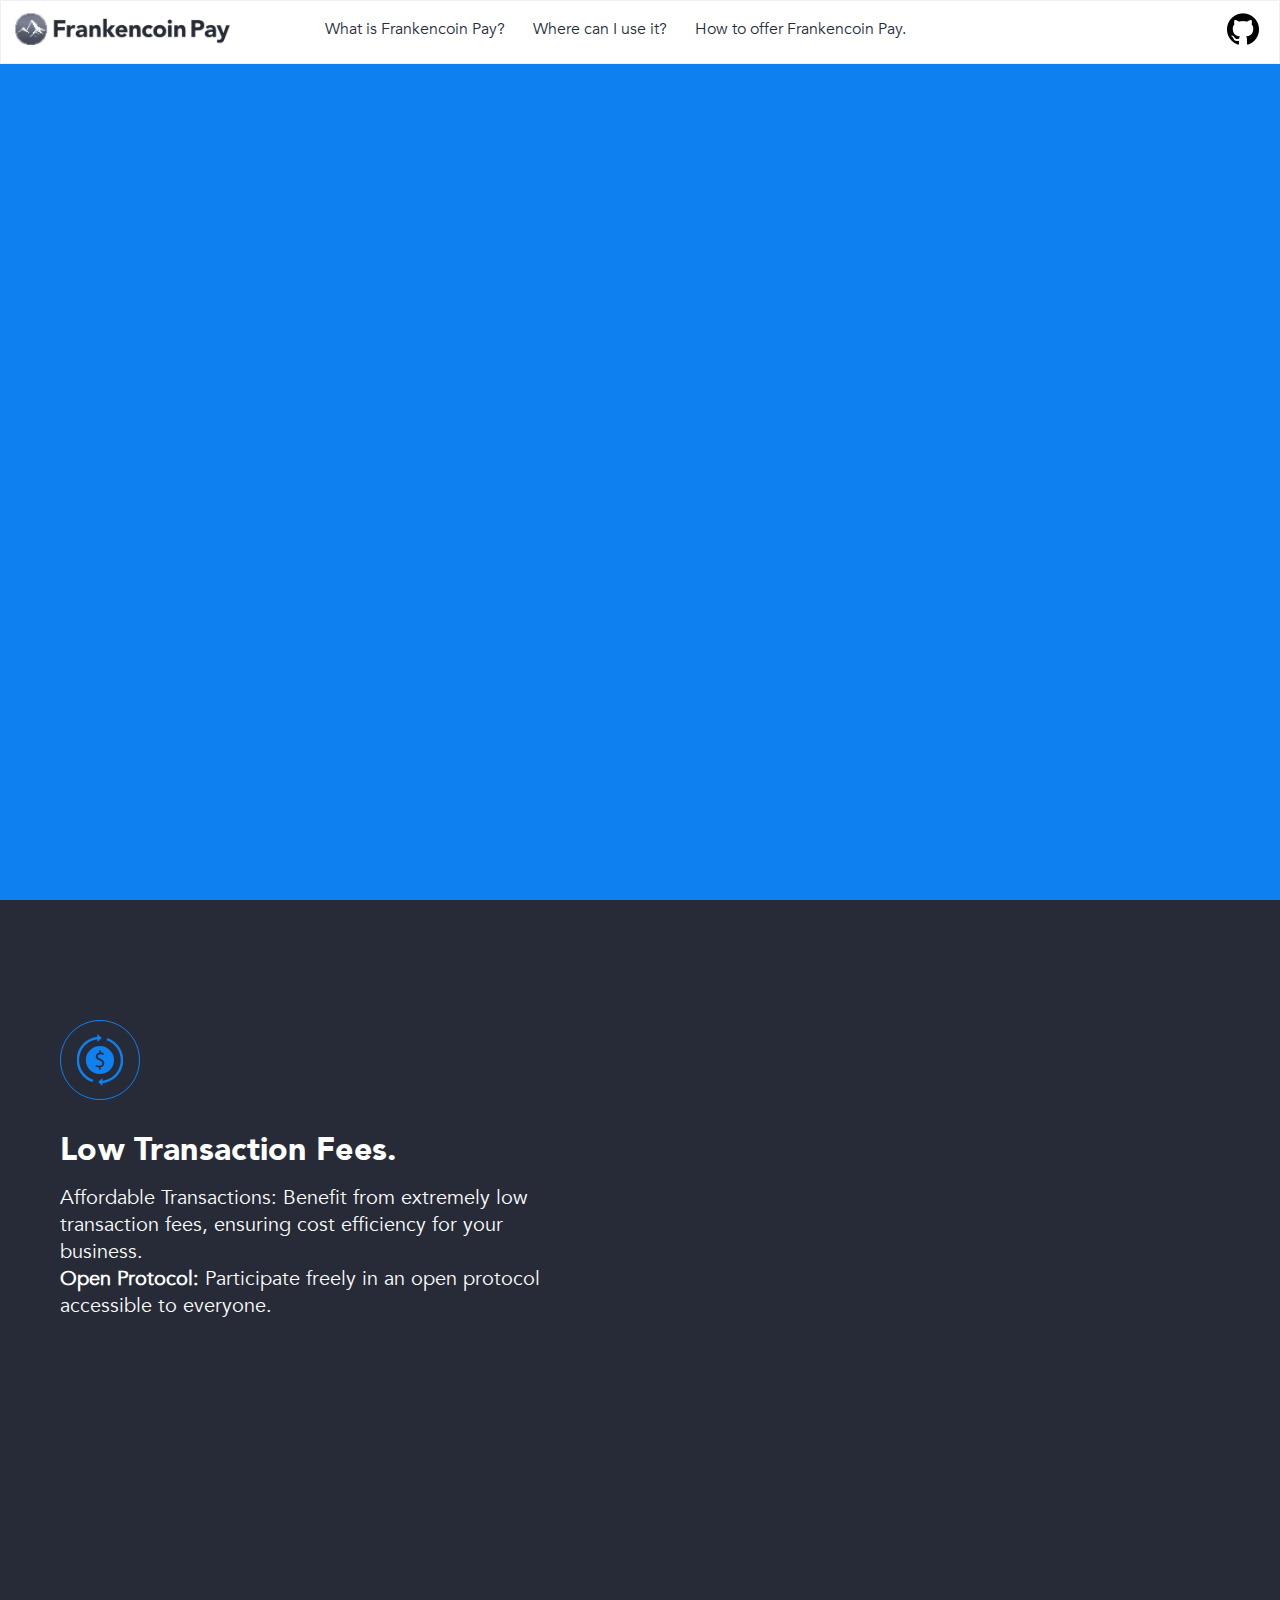
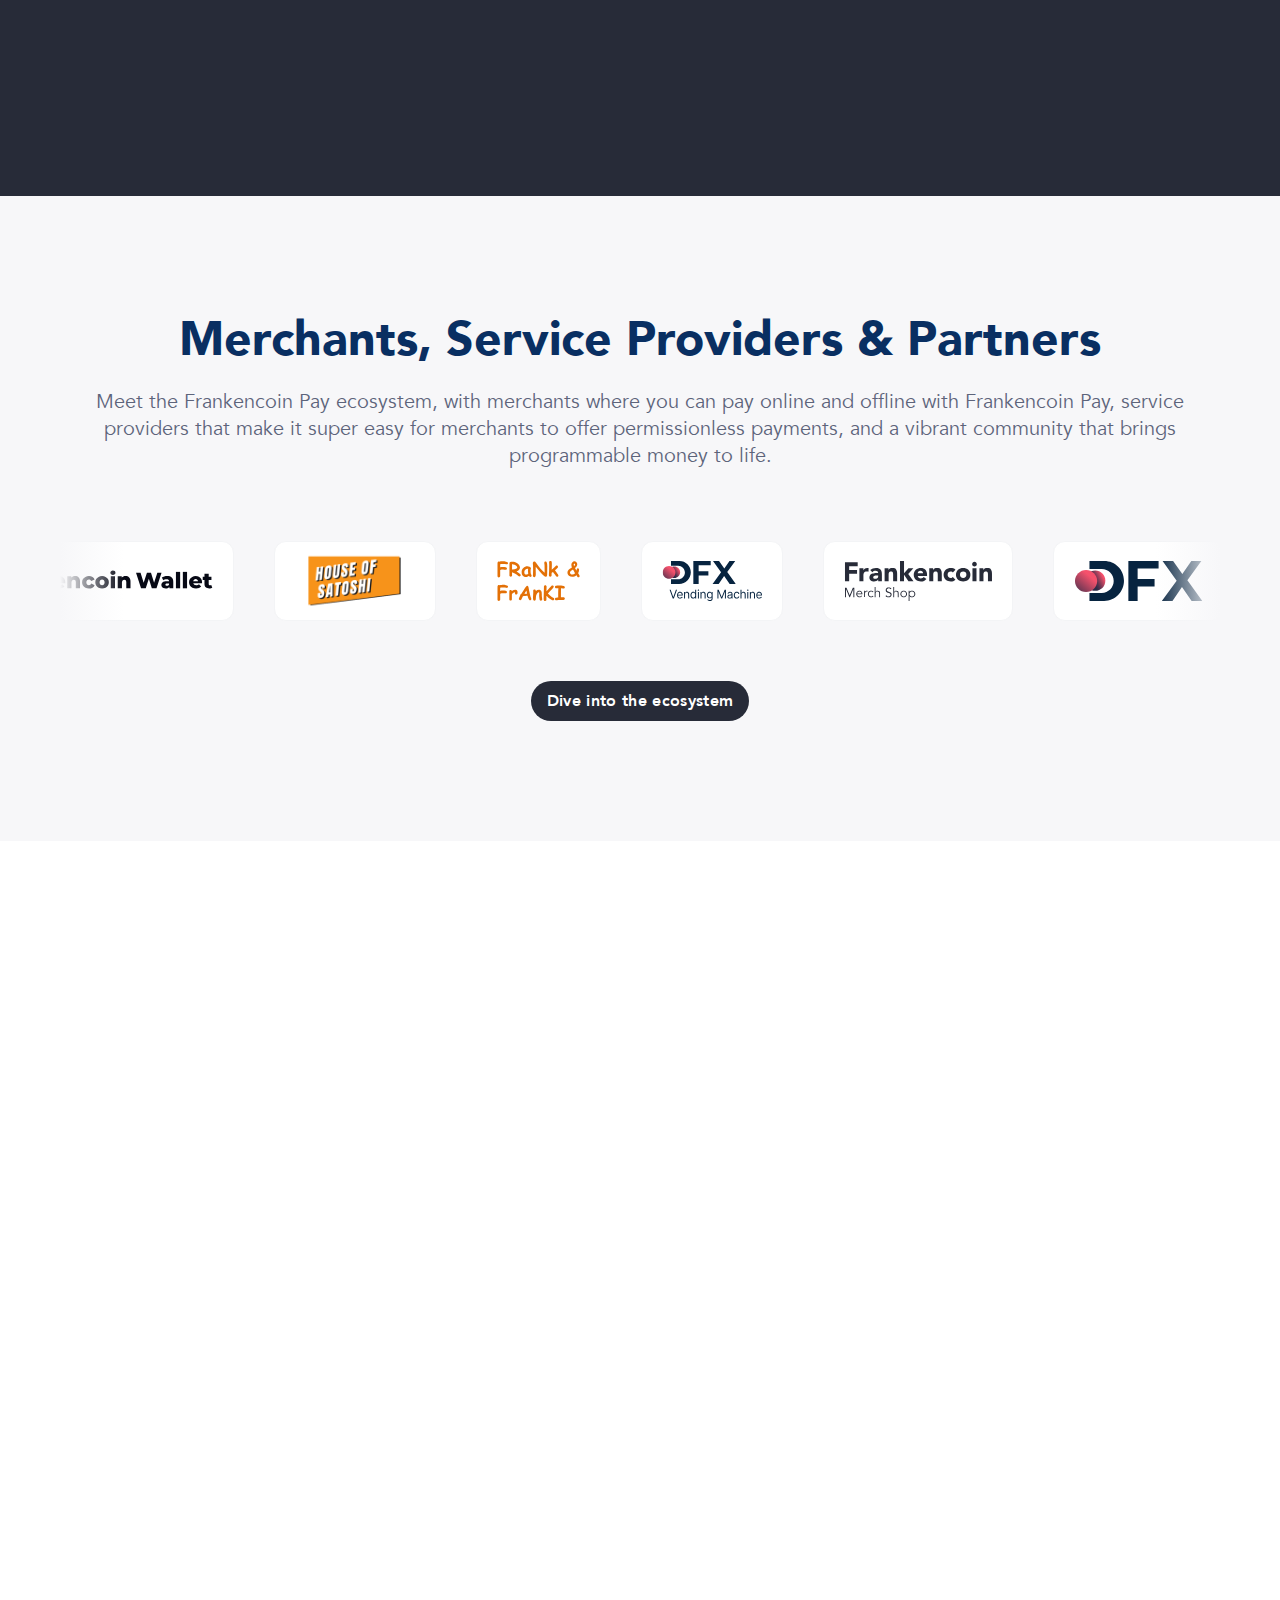
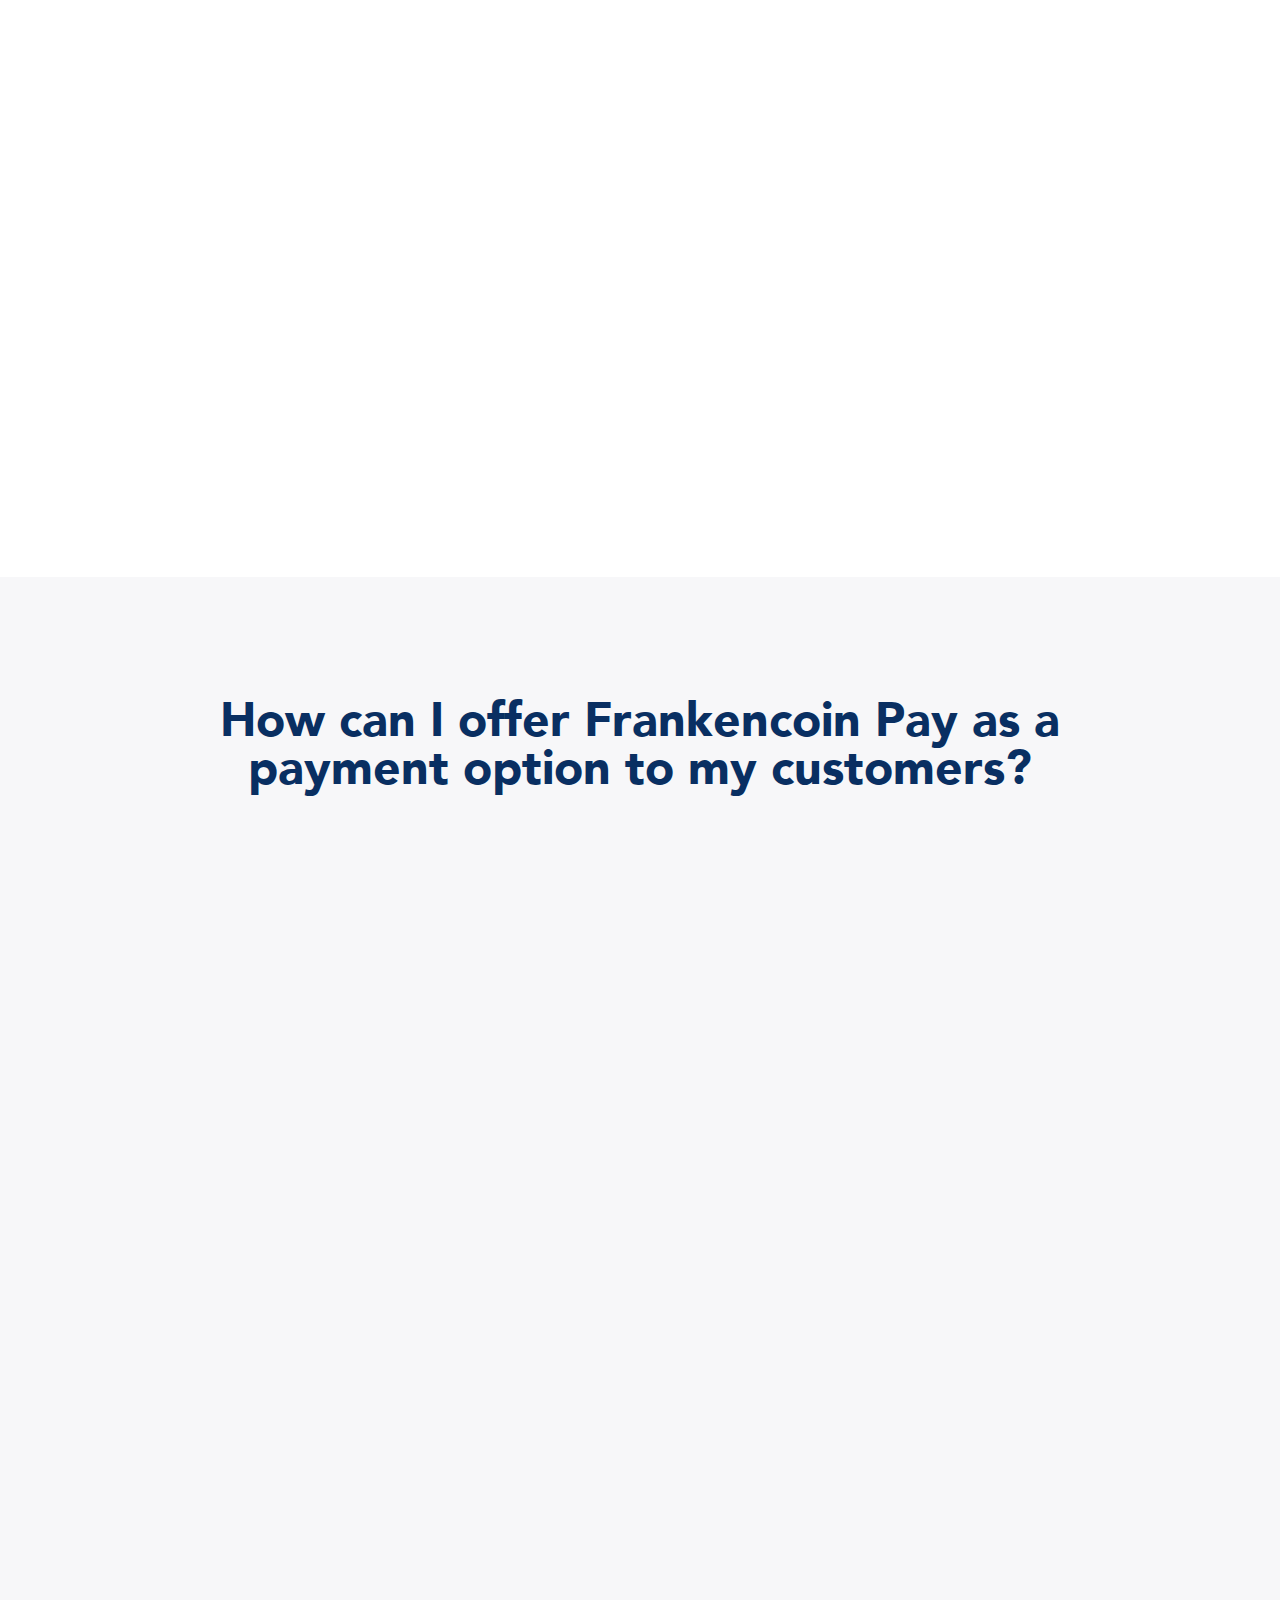
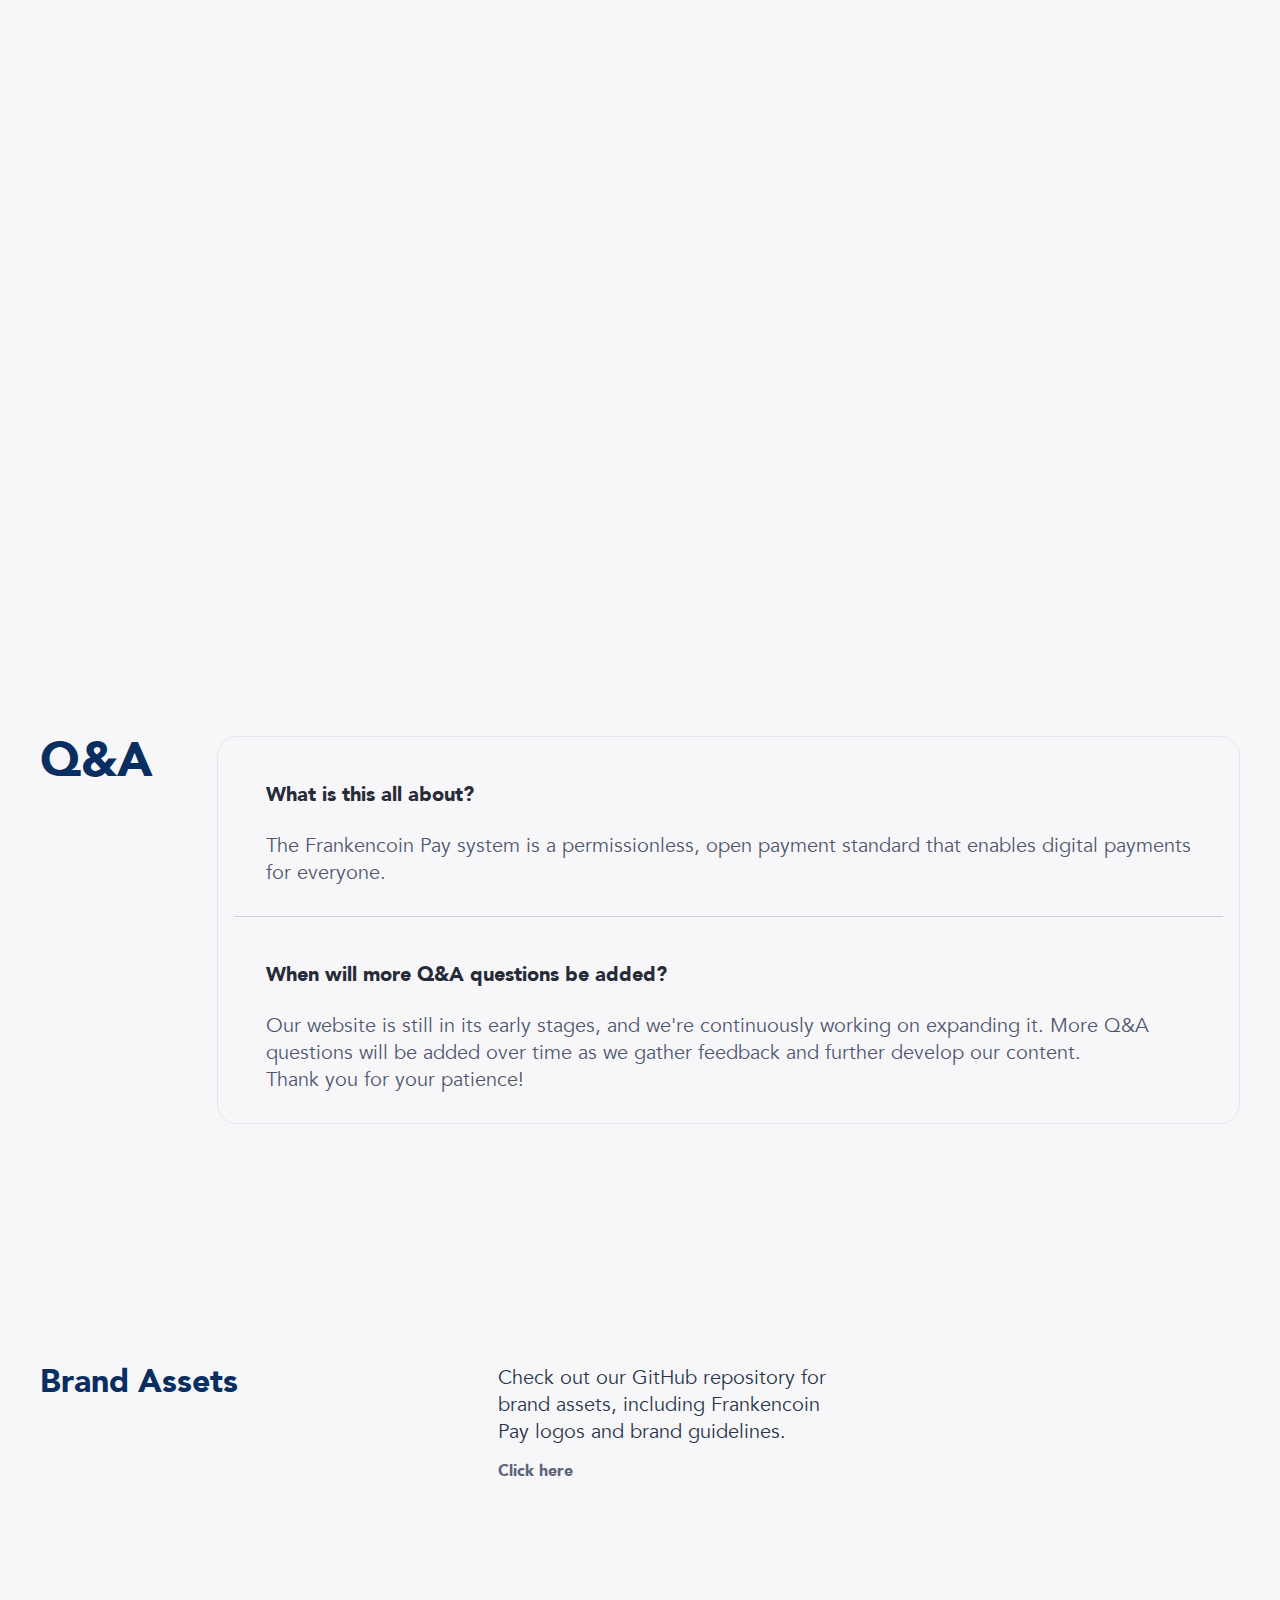
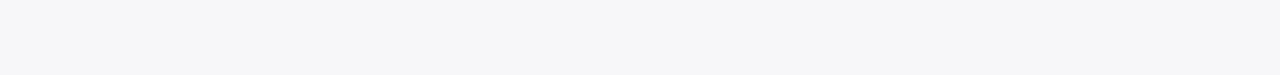
<file: index.html>
<!DOCTYPE html><!--  This site was created in Webflow. https://webflow.com  --><!--  Last Published: Mon Oct 28 2024 09:33:34 GMT+0000 (Coordinated Universal Time)  -->
<html data-wf-page="66ad44b0389f8bdae006d54b" data-wf-site="66ad44b0389f8bdae006d545">
<head>
  <meta charset="utf-8">
  <title>Frankencoin Pay</title>
  <meta content="width=device-width, initial-scale=1" name="viewport">
  <meta content="Webflow" name="generator">
  <link href="css/normalize.css" rel="stylesheet" type="text/css">
  <link href="css/webflow.css" rel="stylesheet" type="text/css">
  <link href="css/frankencoin-pay.webflow.css" rel="stylesheet" type="text/css">
  <script type="text/javascript">!function(o,c){var n=c.documentElement,t=" w-mod-";n.className+=t+"js",("ontouchstart"in o||o.DocumentTouch&&c instanceof DocumentTouch)&&(n.className+=t+"touch")}(window,document);</script>
  <link href="images/favicon.png" rel="shortcut icon" type="image/x-icon">
  <link href="images/webclip.png" rel="apple-touch-icon">
  <script type="text/javascript" src="https://cdn.weglot.com/weglot.min.js"></script>
  <script>
    Weglot.initialize({
        api_key: 'wg_622c43c3497629f157991266f42232706'
    });
</script>
</head>
<body>
  <div data-animation="default" data-collapse="medium" data-duration="400" data-easing="ease" data-easing2="ease" role="banner" class="navbar-3 w-nav">
    <div class="container-large-3">
      <div class="nav-wrapper">
        <div class="nav-left">
          <a href="index.html" aria-current="page" class="brand-3 w-nav-brand w--current"><img src="images/Frankencoin-Pay-Logo-Compressify.io.webp" loading="lazy" sizes="(max-width: 479px) 200px, (max-width: 767px) 37vw, (max-width: 991px) 215px, 19vw" srcset="images/Frankencoin-Pay-Logo-Compressify.io-p-500.webp 500w, images/Frankencoin-Pay-Logo-Compressify.io.webp 727w" alt="" class="image"></a>
        </div>
        <nav role="navigation" class="nav-menu-2 w-nav-menu">
          <a href="/#What-is-Frankencoin-Pay" class="nav-link-2 w-nav-link">What is Frankencoin Pay?</a>
          <a href="/#Where-can-I-use-it" class="nav-link-2 w-nav-link">Where can I use it?</a>
          <a href="/#How-to-offer-Frankencoin-Pay" class="nav-link-2 w-nav-link">How to offer Frankencoin Pay.</a>
          <div class="frame-427322438"></div>
          <div class="div-block-5">
            <a data-figma-id="7571:10030" href="#" class="frankencoin-button w-inline-block">
              <div data-figma-id="I7457:65201;61:52690" class="container-2">
                <div data-figma-id="I7457:65201;61:52691" class="text-wrapper-for-offset">
                  <p data-figma-id="I7457:65201;61:52692" class="text-2">Download App</p>
                </div>
              </div>
            </a>
          </div>
        </nav>
        <div class="nav-right">
          <div class="menu-button-2 w-nav-button">
            <div class="icon w-icon-nav-menu"></div>
          </div>
        </div>
        <a href="https://github.com/FrankencoinPay/frankencoinpay.com" target="_blank" class="w-inline-block"><img src="images/25231.png" loading="lazy" width="70" alt=""></a>
      </div>
    </div>
  </div>
  <section class="hero">
    <section data-w-id="47df59ba-7f41-f0d9-e5f4-e2635ac208ca" style="opacity:0" class="hero-text"><img src="images/Logo.svg" loading="lazy" width="310" height="128" alt="" class="vectors-wrapper-2">
      <div class="text-container">
        <div class="hero-title">Permissionless, open payment standard for Everyone.</div>
        <div class="error-f6d95a71-1667-9dd7-6c07-9f67e49898b5">Experience the freedom and convenience of digital payments with low transaction fees. </div>
      </div>
    </section>
  </section>
  <section class="section dark">
    <div class="w-layout-blockcontainer container w-container">
      <div class="core-features">
        <div class="w-layout-grid grid">
          <div id="w-node-af0ad609-49f7-3359-25d6-5e11940aa821-e006d54b" class="left fade">
            <div class="icon-loans"><img src="images/Vectors-Wrapper.svg" loading="lazy" width="80" height="80" alt="" class="vectors-wrapper-3"><img src="images/Vectors-Wrapper_2.svg" loading="lazy" width="45.89273452758789" height="52" alt="" class="vectors-wrapper-4"></div>
            <div class="text-4">
              <div class="headline">Low Transaction Fees.</div>
              <div class="paragraph white">Affordable Transactions: Benefit from extremely low transaction fees, ensuring cost efficiency for your business.<br>‍<strong>Open Protocol:</strong> Participate freely in an open protocol accessible to everyone.</div>
            </div>
          </div>
          <div id="w-node-e6b72338-f08b-8ea9-5d65-53ee70072521-e006d54b" data-w-id="e6b72338-f08b-8ea9-5d65-53ee70072521" style="opacity:0" class="right fade">
            <div class="icon-loans"><img src="images/Vectors-Wrapper.svg" loading="lazy" width="80" height="80" alt="" class="vectors-wrapper-3"><img src="images/Vectors-Wrapper_1.svg" loading="lazy" width="56" height="56" alt="" class="vectors-wrapper-5"></div>
            <div class="text-4">
              <div class="headline">Open, accessible infrastructure.</div>
              <div class="paragraph white">Grow your revenue with an open and permissionless payment system. No Licensing Barriers: Use Frankencoin Pay without the need for expensive and restrictive licenses. </div>
            </div>
          </div>
          <div id="w-node-cd91f453-758e-6271-3cca-7183366f3ba2-e006d54b" data-w-id="cd91f453-758e-6271-3cca-7183366f3ba2" style="opacity:0" class="left-2">
            <div class="icon-loans"><img src="images/Vectors-Wrapper.svg" loading="lazy" width="80" height="80" alt="" class="vectors-wrapper-3"><img src="images/Vectors-Wrapper_3.svg" loading="lazy" width="45.18882369995117" height="52" alt="" class="vectors-wrapper-6"></div>
            <div class="text-4">
              <div class="headline">No Debit- or Credit card required.</div>
              <div class="paragraph white">Offer your customers an accessible method for payments, without the need for a credit card or any kind of registration.</div>
            </div>
          </div>
          <div id="w-node-_24fbbe7c-ae6a-5de3-c6f2-5cde8cd1f218-e006d54b" data-w-id="24fbbe7c-ae6a-5de3-c6f2-5cde8cd1f218" style="opacity:0" class="left-2">
            <div class="icon-loans"><img src="images/Vectors-Wrapper.svg" loading="lazy" width="80" height="80" alt="" class="vectors-wrapper-3"><img src="images/Vectors-Wrapper_4.svg" loading="lazy" width="50.32432174682617" height="49" alt="" class="vectors-wrapper-7"></div>
            <div class="text-4">
              <div class="headline">Easily accept digital assets.</div>
              <div class="paragraph white">With Frankencoin Pay, you don&#x27;t need blockchain software or special devices to accept digital assets. Use your existing contactless terminal hardware (NFC) or the Frankencoin app to accept payments.</div>
            </div>
          </div>
        </div>
      </div>
    </div>
  </section>
  <section class="section partners">
    <div class="w-layout-blockcontainer container w-container">
      <section id="Where-can-I-use-it" class="section-regular">
        <div class="container-large">
          <div class="integration-title-wrapper">
            <div class="wrap-v-x-small">
              <div class="large-title">Merchants, Service Providers &amp; Partners</div>
            </div>
            <div class="paragraph-2">Meet the Frankencoin Pay ecosystem, with merchants where you can pay online and offline with Frankencoin Pay, service providers that make it super easy for merchants to offer permissionless payments, and a vibrant community that brings programmable money to life.</div>
          </div>
          <div class="integrations-marquee">
            <div class="carusel-container">
              <div class="integrations-row">
                <div class="integration"><img src="images/dfx-vm.svg" loading="lazy" alt="" class="image-2"></div>
                <div class="integration"><img src="images/F-Merch-shop.svg" loading="lazy" alt="" class="image-2"></div>
                <div class="integration"><img src="images/Spar-Logo.svg" loading="lazy" alt="" class="image-2"></div>
                <div class="integration"><img src="images/DFX-Logos.svg" loading="lazy" alt="" class="image-2"></div>
                <div class="integration"><img src="images/Frankencoin-App-Logo.svg" loading="lazy" alt="" class="image-2"></div>
                <div class="integration"><img src="images/cropped-Logo-Transparent.png" loading="lazy" width="150" height="120" alt="" class="image-2"></div>
                <div class="integration"><img src="images/FrankFranki.svg" loading="lazy" alt="" class="image-2"></div>
                <div class="integration"><img src="images/dfx-vm.svg" loading="lazy" alt="" class="image-2"></div>
              </div>
              <div class="integrations-row">
                <div class="integration"><img src="images/F-Merch-shop.svg" loading="lazy" alt="" class="image-2"></div>
                <div class="integration"><img src="images/DFX-Logos.svg" loading="lazy" alt="" class="image-2"></div>
                <div class="integration"><img src="images/Frankencoin-App-Logo.svg" loading="lazy" alt="" class="image-2"></div>
                <div class="integration"><img src="images/dfx-vm.svg" loading="lazy" alt="" class="image-2"></div>
                <div class="integration"><img src="images/cropped-Logo-Transparent.png" loading="lazy" width="150" height="120" alt="" class="image-2"></div>
                <div class="integration"><img src="images/FrankFranki.svg" loading="lazy" alt="" class="image-2"></div>
                <div class="integration"><img src="images/dfx-vm.svg" loading="lazy" alt="" class="image-2"></div>
              </div>
              <div class="integrations-overlay"></div>
              <div class="integrations-overlay right"></div>
            </div>
          </div>
          <div class="frankencoin-button-2">
            <a data-figma-id="7571:10030" href="ecosystem.html" class="frankencoin-button w-inline-block">
              <div data-figma-id="I7457:65201;61:52690" class="container-2">
                <div data-figma-id="I7457:65201;61:52691" class="text-wrapper-for-offset">
                  <p data-figma-id="I7457:65201;61:52692" class="text-2">Dive into the ecosystem</p>
                </div>
              </div>
            </a>
          </div>
        </div>
      </section>
    </div>
    <div class="w-layout-blockcontainer container w-container"></div>
  </section>
  <section class="section what-is-frankencoin-pay how-does-it-work">
    <div class="w-layout-blockcontainer container w-container">
      <div id="What-is-Frankencoin-Pay" class="w-layout-grid grid-3">
        <div data-w-id="1e1a3c7f-45d8-5ce2-f389-13057a8646ba" style="opacity:0" class="text-7">
          <div class="text-8">
            <div class="headline-4">
              <div class="large-title left">What is Frankencoin Pay?</div>
            </div>
            <div class="paragraph gray">With Frankencoin Pay, a merchant enables its customers to pay for purchases with digital Swiss francs on the blockchain, the Frankencoin, or with other digital currencies such as Bitcoin, USDT, or other currencies.</div>
            <a data-w-id="f89a1cb2-4c9f-4638-0d45-c132b425101d" href="what-is-frankencoin-pay.html" class="link-block w-inline-block">
              <div class="learn-more">Learn more </div>
              <div class="div-block-2"><img src="images/Vector.svg" loading="lazy" width="11.916667938232422" height="11.916667938232422" alt="" class="bluearrow"><img src="images/Vectors-Wrapper_5.svg" loading="lazy" width="11.916667938232422" height="11.916667938232422" alt="" class="darkarrow"></div>
            </a>
          </div>
        </div><img class="what-is-frankencoin-pay-img" src="images/Pay-infogr-1-mob-Compressify.io.webp" width="530" height="433" alt="" style="opacity:0" sizes="(max-width: 479px) 92vw, 100vw" data-w-id="6fa7c43a-7751-465a-31e6-219eef00bf26" id="w-node-_6fa7c43a-7751-465a-31e6-219eef00bf26-e006d54b" loading="lazy" srcset="images/Pay-infogr-1-mob-Compressify.io-p-500.webp 500w, images/Pay-infogr-1-mob-Compressify.io-p-800.webp 800w, images/Pay-infogr-1-mob-Compressify.io.webp 1050w"><img class="vectors-wrapper-14" src="images/Pay-infographic-1-Compressify.io.webp" width="530" height="433" alt="" style="opacity:0" sizes="(max-width: 479px) 100vw, (max-width: 767px) 95vw, (max-width: 991px) 96vw, 97vw" data-w-id="7c2773a7-ebf4-ee02-556a-ac9d4813c0ac" id="w-node-_7c2773a7-ebf4-ee02-556a-ac9d4813c0ac-e006d54b" loading="lazy" srcset="images/Pay-infographic-1-Compressify.io-p-500.webp 500w, images/Pay-infographic-1-Compressify.io-p-800.webp 800w, images/Pay-infographic-1-Compressify.io-p-1080.webp 1080w, images/Pay-infographic-1-Compressify.io.webp 1590w"><img class="vectors-wrapper-15" src="images/Pay-infographic-2-Compressify.io_1.webp" width="530" height="563" alt="" style="opacity:0" sizes="(max-width: 991px) 100vw, 97vw" data-w-id="ed923002-293e-6fcf-df58-f78add9ff1f4" id="w-node-ed923002-293e-6fcf-df58-f78add9ff1f4-e006d54b" loading="lazy" srcset="images/Pay-infographic-2-Compressify.io_1-p-500.webp 500w, images/Pay-infographic-2-Compressify.io_1-p-800.webp 800w, images/Pay-infographic-2-Compressify.io_1-p-1080.webp 1080w, images/Pay-infographic-2-Compressify.io_1.webp 1590w">
        <div id="w-node-_20749d83-688c-54d8-e745-841547256905-e006d54b" data-w-id="20749d83-688c-54d8-e745-841547256905" style="opacity:0" class="text-13">
          <div class="text-14">
            <div class="headline-13">
              <div class="large-title lef">How does it work?</div>
            </div>
            <div class="paragraph gray">Frankencoin Pay does not require a license for payments. In order to participate, you only need to comply with the technical standards for Frankencoin Pay. Merchants may still need a financial intermediary license to use or offer this system as a service, depending on the laws of their country. <br>‍<br>
              The Frankencoin Ecosystem has service providers ready to offer their services as financial intermediaries. This means that the merchant has nothing to do with the payment itself and receives the purchase amount conveniently in their bank account.</div>
          </div>
        </div><img class="how-does-it-work-img" src="images/Pay-infogr-2-mob-Compressify.io.webp" width="530" height="563" alt="" sizes="(max-width: 479px) 92vw, 100vw" id="w-node-c1d5815c-31dd-0e1a-5cde-3f1df1b49947-e006d54b" loading="lazy" srcset="images/Pay-infogr-2-mob-Compressify.io-p-500.webp 500w, images/Pay-infogr-2-mob-Compressify.io-p-800.webp 800w, images/Pay-infogr-2-mob-Compressify.io.webp 1050w"><img class="vectors-wrapper-15 hidden" src="images/Pay-infographic-2-Compressify.io.webp" width="530" height="563" alt="" sizes="(max-width: 479px) 100vw, (max-width: 767px) 95vw, (max-width: 991px) 96vw, 100vw" id="w-node-_44de8673-c9c7-7225-a20e-bb35932b32cc-e006d54b" loading="lazy" srcset="images/Pay-infographic-2-Compressify.io-p-500.webp 500w, images/Pay-infographic-2-Compressify.io-p-800.webp 800w, images/Pay-infographic-2-Compressify.io-p-1080.webp 1080w, images/Pay-infographic-2-Compressify.io.webp 1590w">
      </div>
    </div>
  </section>
  <section class="section payment-option">
    <div class="w-layout-blockcontainer container w-container">
      <div id="How-to-offer-Frankencoin-Pay" class="how-to-offer">
        <div class="text-11">
          <div class="headline-8">
            <div class="large-title">How can I offer Frankencoin Pay as a payment option to my customers?</div>
          </div>
        </div>
        <div class="w-layout-grid grid-2">
          <div id="w-node-_7e4175b2-0ae1-d405-d155-86b10b219afb-e006d54b" data-w-id="7e4175b2-0ae1-d405-d155-86b10b219afb" style="opacity:0" class="left-3">
            <div class="icon-mobile-2"><img src="images/Vectors-Wrapper_6.svg" loading="lazy" width="80" height="80" alt="" class="vectors-wrapper-19"><img src="images/Vectors-Wrapper_11.svg" loading="lazy" width="54" height="54" alt="" class="vectors-wrapper-20"></div>
            <div class="text-12">
              <div class="headline-10 shopify-plugin">
                <div class="headline dark">Frankencoin App for Retailer</div>
              </div>
              <div class="paragraph gray"><strong>- COMING SOON - <br></strong>Get paid in Frankencoin, receive Frankencoin in your own wallet or as CHF to your bank account with the DFX.swiss service. <br></div>
            </div>
          </div>
          <div id="w-node-_94fd0b98-0cb6-7371-0650-0a363f1839c5-e006d54b" data-w-id="94fd0b98-0cb6-7371-0650-0a363f1839c5" style="opacity:0" class="right"><img src="images/Vectors-Wrapper_8.svg" loading="lazy" width="80" height="80" alt="" class="vectors-wrapper-16">
            <div class="text-12">
              <div class="headline-10 shopify-plugin">
                <div class="headline dark">Shopify Plugin</div>
              </div>
              <div class="paragraph gray"><strong>- COMING SOON -<br></strong>Easy integration as an additional payment method in your shop.<br></div>
            </div>
          </div>
          <div id="w-node-_3fc4f07d-e511-92f8-0d97-6b9dc613d285-e006d54b" data-w-id="3fc4f07d-e511-92f8-0d97-6b9dc613d285" style="opacity:0" class="left-4"><img src="images/Vectors-Wrapper_9.svg" loading="lazy" width="80" height="80" alt="" class="vectors-wrapper-16">
            <div class="text-12">
              <a data-w-id="85d25f6c-2cfa-18ef-cf3d-f3669812c4e2" href="https://github.com/DFXswiss/services" target="_blank" class="link-block-2 w-inline-block">
                <div class="headline-10 shopify-plugin">
                  <div class="headline dark">API Interface</div>
                  <div class="arrow_outward-2"><img src="images/Vector.svg" loading="lazy" width="16.25" height="16.25" alt="" class="bluearrow-l"><img src="images/Vectors-Wrapper_7.svg" loading="lazy" width="16.25" height="16.25" alt="" class="darkarrow-l"></div>
                </div>
              </a>
              <div class="paragraph gray"><strong>- COMING SOON -<br></strong>Integrate the API interface from DFX to integrate FrankencoinPay into your existing POS system.</div>
            </div>
          </div>
          <div id="w-node-_74ba050a-60ad-468a-189f-330bd2f9f9c0-e006d54b" data-w-id="74ba050a-60ad-468a-189f-330bd2f9f9c0" style="opacity:0" class="right"><img src="images/Vectors-Wrapper_10.svg" loading="lazy" width="80" height="80" alt="" class="vectors-wrapper-16">
            <div class="text-12">
              <a data-w-id="686bc0a9-4819-564c-fe82-f0c25ecb81e9" href="https://github.com/DFXswiss/frankencoin-vending-machine" target="_blank" class="link-block-2 w-inline-block">
                <div class="headline-10 shopify-plugin">
                  <div class="headline dark short">RaspberryPi Developer Kit</div>
                  <div class="arrow_outward-2"><img src="images/Vector.svg" loading="lazy" width="16.25" height="16.25" alt="" class="bluearrow-l"><img src="images/Vectors-Wrapper_7.svg" loading="lazy" width="16.25" height="16.25" alt="" class="darkarrow-l"></div>
                </div>
              </a>
              <div class="paragraph gray">Integrate FrankencoinPay into your own hardware and program the functions as it is useful for you.</div>
            </div>
          </div>
          <div id="w-node-_4516f64c-de6a-f18f-1dc1-b5d43da521a1-e006d54b" data-w-id="4516f64c-de6a-f18f-1dc1-b5d43da521a1" style="opacity:0" class="left-3">
            <div class="icon-mobile-2"><img src="images/Outline_Icon_esp.svg" loading="lazy" width="80" height="80" alt="" class="vectors-wrapper-19"></div>
            <div class="text-12">
              <a data-w-id="18a01ada-1070-64f5-da54-a4b6d53b1078" href="https://github.com/DFXswiss/frankencoin-vending-machine" target="_blank" class="link-block-2 w-inline-block">
                <div class="headline-10 shopify-plugin">
                  <div class="headline dark">ESP32</div>
                  <div class="arrow_outward-2"><img src="images/Vector.svg" loading="lazy" width="16.25" height="16.25" alt="" class="bluearrow-l"><img src="images/Vectors-Wrapper_7.svg" loading="lazy" width="16.25" height="16.25" alt="" class="darkarrow-l"></div>
                </div>
              </a>
              <div class="paragraph gray">Integrate Frankencoinpay into your own ESP32 chip and program the functions as it is useful for you. <br></div>
            </div>
          </div>
          <div id="w-node-_4516f64c-de6a-f18f-1dc1-b5d43da521bc-e006d54b" data-w-id="4516f64c-de6a-f18f-1dc1-b5d43da521bc" style="opacity:0" class="left-4"><img src="images/Vectors-Wrapper_9.svg" loading="lazy" width="80" height="80" alt="" class="vectors-wrapper-16">
            <div class="text-12">
              <div class="headline-10">
                <div class="headline dark">POS device</div>
              </div>
              <div class="paragraph gray"><strong class="bold-text">- CURRENTLY UNDER DEVELOPMENT -<br></strong>Can be paid by QR code scan but also by NFC card.</div>
            </div>
          </div>
          <div id="w-node-_82d6305e-4ae4-e349-5b31-df09d72f76fd-e006d54b" data-w-id="82d6305e-4ae4-e349-5b31-df09d72f76fd" style="opacity:0" class="left-3">
            <div class="icon-mobile-2"><img src="images/Vectors-Wrapper_6.svg" loading="lazy" width="80" height="80" alt="" class="vectors-wrapper-19"><img src="images/WooCommerce.png" loading="lazy" width="54" height="54" alt="" srcset="images/WooCommerce-p-500.png 500w, images/WooCommerce-p-800.png 800w, images/WooCommerce-p-1080.png 1080w, images/WooCommerce.png 1200w" sizes="54px" class="vectors-wrapper-20"></div>
            <div class="text-12">
              <div class="headline-10 shopify-plugin">
                <div class="headline dark">WooCommerce</div>
              </div>
              <div class="paragraph gray"><strong>- COMING SOON - <br></strong>Easy integration as an additional payment method in your shop.<br></div>
            </div>
          </div>
        </div>
        <div class="w-layout-grid grid-2 new"></div>
      </div>
    </div>
    <section class="section-4">
      <div class="w-layout-blockcontainer container-7 w-container">
        <div class="q-a-block">
          <div class="large-title-3">Q&amp;A</div>
          <div class="faq-base">
            <div class="faq-wrapper">
              <div class="w-layout-grid faq-grid">
                <a id="all-about" href="#" class="faq-question w-node-_1a2d71f1-27a6-eee6-f7e8-a7572e401cd4-e006d54b w-inline-block">
                  <div class="faq-question-bar">
                    <div class="body-1-stronger">What is this all about?</div><img width="19.5" height="19.5" alt="" src="images/Union.svg" loading="lazy" class="faq-plus">
                  </div>
                  <div class="faq-content">
                    <p id="all-about" class="body-1">The Frankencoin Pay system is a permissionless, open payment standard that enables digital payments for everyone.</p>
                  </div>
                </a>
                <a id="all-about" href="#" class="faq-question w-node-_1a2d71f1-27a6-eee6-f7e8-a7572e401cdc-e006d54b w-inline-block">
                  <div class="faq-question-bar">
                    <div class="body-1-stronger">When will more Q&amp;A questions be added?</div><img width="19.5" height="19.5" alt="" src="images/Union.svg" loading="lazy" class="faq-plus">
                  </div>
                  <div class="faq-content">
                    <p id="all-about" class="body-1">Our website is still in its early stages, and we&#x27;re continuously working on expanding it. More Q&amp;A questions will be added over time as we gather feedback and further develop our content. <br>Thank you for your patience!</p>
                  </div>
                </a>
              </div>
            </div>
          </div>
        </div>
      </div>
    </section>
    <article class="section-4 brand-assets">
      <div class="container-8"></div>
      <div class="container-9">
        <div class="div-block-24">
          <div class="headline-42">
            <div class="title-4">Brand Assets</div>
          </div>
          <div class="right-2">
            <div class="block-1">
              <div class="block-1">
                <div class="body-2">Check out our GitHub repository for brand assets, including Frankencoin <br>Pay logos and brand guidelines.</div>
                <a href="https://github.com/Frankencoin-ZCHF/www/tree/main/media_kit" target="_blank" class="text-button w-inline-block">
                  <div class="body-2-stronger">Click here</div>
                  <div class="div-block-37"><img width="18" height="18" alt="" src="images/arrow_outward.svg" loading="lazy" class="vectors-wrapper-1507"></div>
                </a>
              </div>
              <a href="https://github.com/Frankencoin-ZCHF/www/tree/main/media_kit" target="_blank" class="text-button w-inline-block">
                <div class="div-block-25"></div>
              </a>
            </div>
            <div class="block-1"></div>
          </div>
        </div>
      </div>
    </article>
  </section>
  <script src="https://d3e54v103j8qbb.cloudfront.net/js/jquery-3.5.1.min.dc5e7f18c8.js?site=66ad44b0389f8bdae006d545" type="text/javascript" integrity="sha256-9/aliU8dGd2tb6OSsuzixeV4y/faTqgFtohetphbbj0=" crossorigin="anonymous"></script>
  <script src="js/webflow.js" type="text/javascript"></script>
  <script src="https://ajax.googleapis.com/ajax/libs/jquery/3.5.1/jquery.min.js"></script>
  <script>
  $(document).ready(function() {
    $('.w-nav-link').click(function() {
      if ($('.w-nav-button').hasClass('w--open')) {
        $('.w-nav-button').click();
      }
    });
  });
</script>
</body>
</html>
</file>
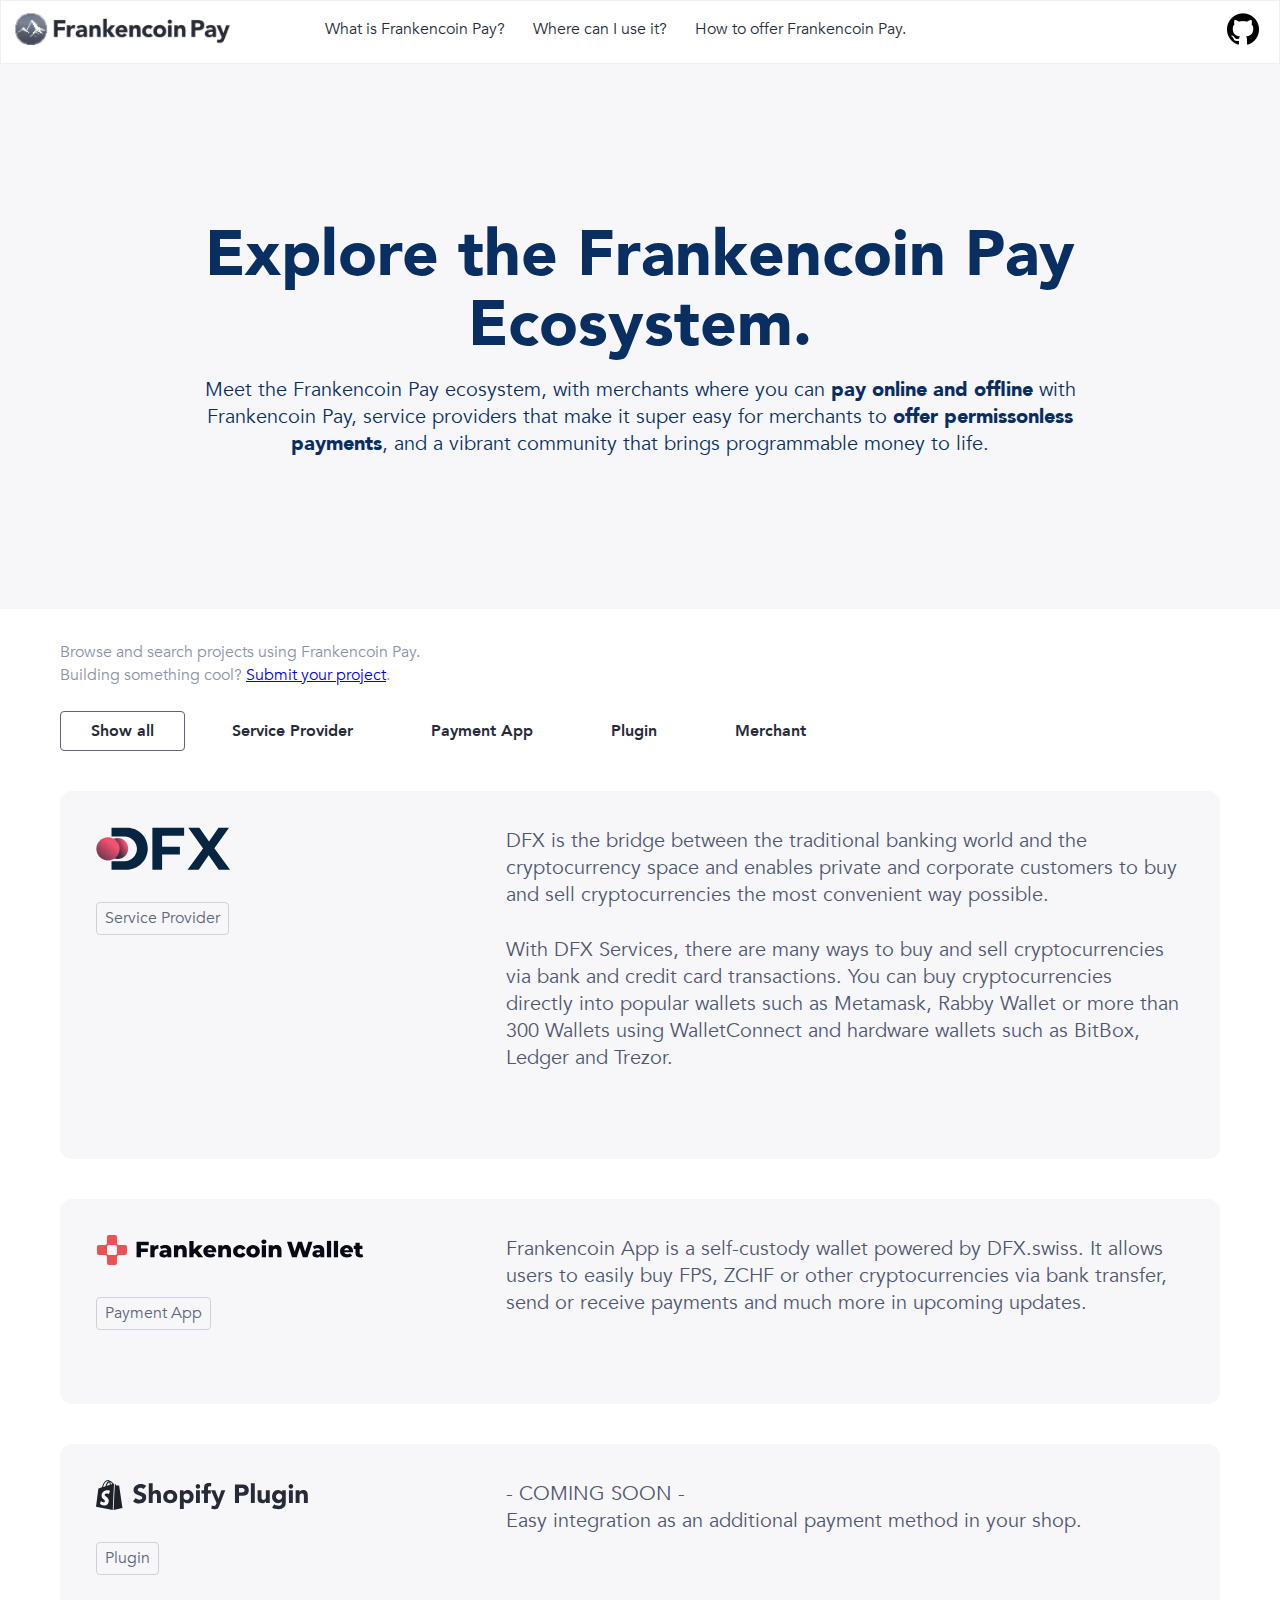
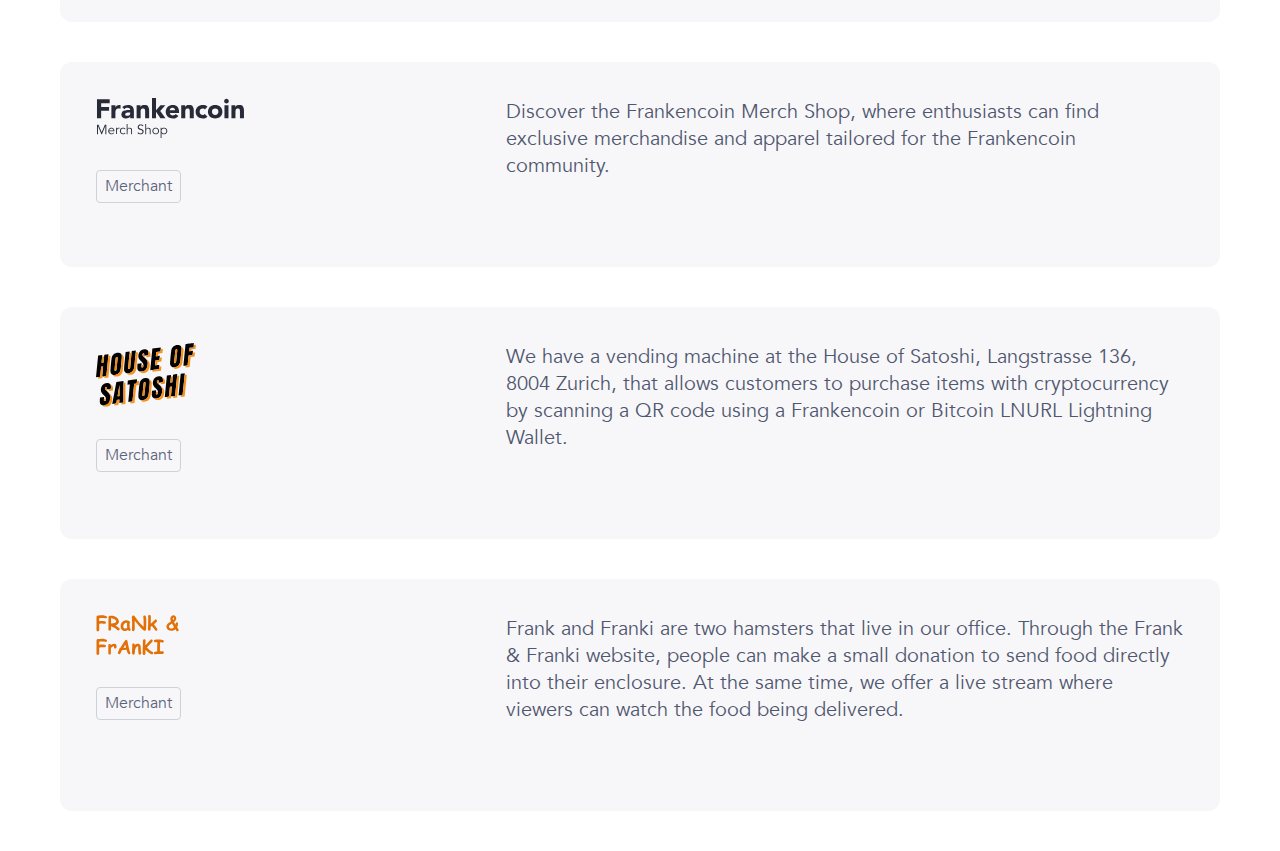
<file: ecosystem.html>
<!DOCTYPE html><!--  This site was created in Webflow. https://webflow.com  --><!--  Last Published: Mon Oct 28 2024 09:33:34 GMT+0000 (Coordinated Universal Time)  -->
<html data-wf-page="66b0052394370eb037c74e49" data-wf-site="66ad44b0389f8bdae006d545">
<head>
  <meta charset="utf-8">
  <title>Ecosystem</title>
  <meta content="Ecosystem" property="og:title">
  <meta content="Ecosystem" property="twitter:title">
  <meta content="width=device-width, initial-scale=1" name="viewport">
  <meta content="Webflow" name="generator">
  <link href="css/normalize.css" rel="stylesheet" type="text/css">
  <link href="css/webflow.css" rel="stylesheet" type="text/css">
  <link href="css/frankencoin-pay.webflow.css" rel="stylesheet" type="text/css">
  <script type="text/javascript">!function(o,c){var n=c.documentElement,t=" w-mod-";n.className+=t+"js",("ontouchstart"in o||o.DocumentTouch&&c instanceof DocumentTouch)&&(n.className+=t+"touch")}(window,document);</script>
  <link href="images/favicon.png" rel="shortcut icon" type="image/x-icon">
  <link href="images/webclip.png" rel="apple-touch-icon">
  <script type="text/javascript" src="https://cdn.weglot.com/weglot.min.js"></script>
  <script>
    Weglot.initialize({
        api_key: 'wg_622c43c3497629f157991266f42232706'
    });
</script>
</head>
<body>
  <div data-animation="default" data-collapse="medium" data-duration="400" data-easing="ease" data-easing2="ease" role="banner" class="navbar-3 w-nav">
    <div class="container-large-3">
      <div class="nav-wrapper">
        <div class="nav-left">
          <a href="index.html" class="brand-3 w-nav-brand"><img src="images/Frankencoin-Pay-Logo-Compressify.io.webp" loading="lazy" sizes="(max-width: 479px) 200px, (max-width: 767px) 37vw, (max-width: 991px) 215px, 19vw" srcset="images/Frankencoin-Pay-Logo-Compressify.io-p-500.webp 500w, images/Frankencoin-Pay-Logo-Compressify.io.webp 727w" alt="" class="image"></a>
        </div>
        <nav role="navigation" class="nav-menu-2 w-nav-menu">
          <a href="/#What-is-Frankencoin-Pay" class="nav-link-2 w-nav-link">What is Frankencoin Pay?</a>
          <a href="/#Where-can-I-use-it" class="nav-link-2 w-nav-link">Where can I use it?</a>
          <a href="/#How-to-offer-Frankencoin-Pay" class="nav-link-2 w-nav-link">How to offer Frankencoin Pay.</a>
          <div class="frame-427322438"></div>
          <div class="div-block-5">
            <a data-figma-id="7571:10030" href="#" class="frankencoin-button w-inline-block">
              <div data-figma-id="I7457:65201;61:52690" class="container-2">
                <div data-figma-id="I7457:65201;61:52691" class="text-wrapper-for-offset">
                  <p data-figma-id="I7457:65201;61:52692" class="text-2">Download App</p>
                </div>
              </div>
            </a>
          </div>
        </nav>
        <div class="nav-right">
          <div class="menu-button-2 w-nav-button">
            <div class="icon w-icon-nav-menu"></div>
          </div>
        </div>
        <a href="https://github.com/FrankencoinPay/frankencoinpay.com" target="_blank" class="w-inline-block"><img src="images/25231.png" loading="lazy" width="70" alt=""></a>
      </div>
    </div>
  </div>
  <section class="section explore-the-frankencoin">
    <div class="w-layout-blockcontainer container w-container">
      <div class="hero-2">
        <div class="headline-14">
          <div class="hero-title innerpage">Explore the Frankencoin Pay Ecosystem.</div>
          <div class="frame-1228">
            <div class="text-16">
              <div class="text-16 text-16"><span class="ecosystem-subtitle">Meet the Frankencoin Pay ecosystem, with merchants where you can </span><span class="ecosystem-subtitle bold">pay online and offline</span><span class="ecosystem-subtitle"> with Frankencoin Pay, service providers that make it super easy for merchants to </span><span class="ecosystem-subtitle bold">offer permissonless payments</span><span class="ecosystem-subtitle">, and a vibrant community that brings programmable money to life.</span></div>
            </div>
          </div>
        </div>
      </div>
    </div>
  </section>
  <section class="section">
    <div class="w-layout-blockcontainer container w-container">
      <div class="div">
        <div class="text-block-2">Browse and search projects using Frankencoin Pay.<br>Building something cool? <a href="https://github.com/FrankencoinPay/frankencoinpay.com/issues" target="_blank">Submit your project</a>.</div>
      </div>
    </div>
  </section>
  <section class="section">
    <div class="w-layout-blockcontainer container w-container">
      <div data-current="Tab 1" data-easing="ease" data-duration-in="300" data-duration-out="100" class="tabs w-tabs">
        <div class="tabs-menu w-tab-menu">
          <a data-w-tab="Tab 1" class="tab w-inline-block w-tab-link w--current">
            <div class="tab-text">Show all</div>
          </a>
          <a data-w-tab="Tab 2" class="tab w-inline-block w-tab-link">
            <div class="tab-text">Service Provider</div>
          </a>
          <a data-w-tab="Tab 4" class="tab w-inline-block w-tab-link">
            <div class="tab-text">Payment App</div>
          </a>
          <a data-w-tab="Tab 5" class="tab w-inline-block w-tab-link">
            <div class="tab-text">Plugin</div>
          </a>
          <a data-w-tab="Tab 7" class="tab w-inline-block w-tab-link">
            <div class="tab-text">Merchant</div>
          </a>
        </div>
        <div class="w-tab-content">
          <div data-w-tab="Tab 1" class="w-tab-pane w--tab-active">
            <a data-w-id="2784a533-0aff-7c45-973b-7713dfb7acf1" href="https://dfx.swiss/" target="_blank" class="card-ecosystem w-inline-block">
              <div class="header-2"><img src="images/Vectors-Wrapper_12.svg" loading="lazy" width="Auto" height="Auto" alt="" class="vectors-wrapper-23">
                <div class="badge">
                  <div class="text-17">Service Provider</div>
                </div>
              </div>
              <div class="about">
                <div class="description-2">
                  <div class="paragraph gray">DFX is the bridge between the traditional banking world and the cryptocurrency space and enables private and corporate customers to buy and sell cryptocurrencies the most convenient way possible.</div>
                  <div class="paragraph gray">With DFX Services, there are many ways to buy and sell cryptocurrencies via bank and credit card transactions. You can buy cryptocurrencies directly into popular wallets such as Metamask, Rabby Wallet or more than 300 Wallets using WalletConnect and hardware wallets such as BitBox, Ledger and Trezor. </div>
                </div>
                <div class="link-2">
                  <div class="headline-15">dfx.swiss</div>
                  <div class="div-block-4"><img src="images/Logo-Blue.svg" loading="lazy" width="24" height="24" alt="" class="card-arrow blue"></div>
                </div>
              </div>
            </a>
            <a data-w-id="2784a533-0aff-7c45-973b-7713dfb7acf1" href="https://frankencoin.app/" target="_blank" class="card-ecosystem w-inline-block">
              <div class="header-2"><img src="images/Frankencoin-App-Logo.svg" loading="lazy" width="Auto" height="Auto" alt="" class="vectors-wrapper-23">
                <div class="badge">
                  <div class="text-17">Payment App<br></div>
                </div>
              </div>
              <div class="about">
                <div class="description-2">
                  <div class="paragraph gray">Frankencoin App is a self-custody wallet powered by DFX.swiss. It allows users to easily buy FPS, ZCHF or other cryptocurrencies via bank transfer, send or receive payments and much more in upcoming updates.<br></div>
                </div>
                <div class="link-2">
                  <div class="headline-15">frankencoin.app<br></div>
                  <div class="div-block-4"><img src="images/Logo-Blue.svg" loading="lazy" width="24" height="24" alt="" class="card-arrow blue"></div>
                </div>
              </div>
            </a>
            <a data-w-id="2784a533-0aff-7c45-973b-7713dfb7acf1" href="#" target="_blank" class="card-ecosystem w-inline-block">
              <div class="header-2"><img src="images/Shopify-Logo.svg" loading="lazy" width="Auto" height="Auto" alt="" class="vectors-wrapper-23">
                <div class="badge">
                  <div class="text-17">Plugin<br></div>
                </div>
              </div>
              <div class="about">
                <div class="description-2">
                  <div class="paragraph gray">- COMING SOON -<br>Easy integration as an additional payment method in your shop.</div>
                </div>
                <div class="link-2">
                  <div class="headline-15">website.link<br></div>
                  <div class="div-block-4"><img src="images/Logo-Blue.svg" loading="lazy" width="24" height="24" alt="" class="card-arrow blue"></div>
                </div>
              </div>
            </a>
            <a data-w-id="2784a533-0aff-7c45-973b-7713dfb7acf1" href="https://frankencoin-shop.com/" target="_blank" class="card-ecosystem w-inline-block">
              <div class="header-2"><img src="images/F-Merch-shop.svg" loading="lazy" width="Auto" height="Auto" alt="" class="vectors-wrapper-23">
                <div class="badge">
                  <div class="text-17">Merchant<br></div>
                </div>
              </div>
              <div class="about">
                <div class="description-2">
                  <div class="paragraph gray">Discover the Frankencoin Merch Shop, where enthusiasts can find exclusive merchandise and apparel tailored for the Frankencoin community.<br></div>
                </div>
                <div class="link-2">
                  <div class="headline-15">frankencoin-shop.com</div>
                  <div class="div-block-4"><img src="images/Logo-Blue.svg" loading="lazy" width="24" height="24" alt="" class="card-arrow blue"></div>
                </div>
              </div>
            </a>
            <a data-w-id="2784a533-0aff-7c45-973b-7713dfb7acf1" href="https://www.house-of-satoshi.ch" target="_blank" class="card-ecosystem w-inline-block">
              <div class="header-2"><img src="images/logo_house-of-satoshi_100px.svg" loading="lazy" width="Auto" height="Auto" alt="" class="vectors-wrapper-23">
                <div class="badge">
                  <div class="text-17">Merchant</div>
                </div>
              </div>
              <div class="about">
                <div class="description-2">
                  <div class="paragraph gray">We have a vending machine at the House of Satoshi, Langstrasse 136, 8004 Zurich, that allows customers to purchase items with cryptocurrency by scanning a QR code using a Frankencoin or Bitcoin LNURL Lightning Wallet.</div>
                </div>
                <div class="link-2">
                  <div class="headline-15">house-of-satoshi.ch</div>
                  <div class="div-block-4"><img src="images/Logo-Blue.svg" loading="lazy" width="24" height="24" alt="" class="card-arrow blue"></div>
                </div>
              </div>
            </a>
            <a data-w-id="2784a533-0aff-7c45-973b-7713dfb7acf1" href="https://meet-frank-and-franki.com/" target="_blank" class="card-ecosystem w-inline-block">
              <div class="header-2"><img src="images/FrankFranki.svg" loading="lazy" width="Auto" height="Auto" alt="" class="vectors-wrapper-23">
                <div class="badge">
                  <div class="text-17">Merchant</div>
                </div>
              </div>
              <div class="about">
                <div class="description-2">
                  <div class="paragraph gray">Frank and Franki are two hamsters that live in our office. Through the Frank &amp; Franki website, people can make a small donation to send food directly into their enclosure. At the same time, we offer a live stream where viewers can watch the food being delivered.</div>
                </div>
                <div class="link-2">
                  <div class="headline-15">meet-frank-and-franki.com<br></div>
                  <div class="div-block-4"><img src="images/Logo-Blue.svg" loading="lazy" width="24" height="24" alt="" class="card-arrow blue"></div>
                </div>
              </div>
            </a>
          </div>
          <div data-w-tab="Tab 2" class="w-tab-pane">
            <a data-w-id="2784a533-0aff-7c45-973b-7713dfb7acf1" href="https://dfx.swiss/" target="_blank" class="card-ecosystem w-inline-block">
              <div class="header-2"><img src="images/Vectors-Wrapper_12.svg" loading="lazy" width="Auto" height="Auto" alt="" class="vectors-wrapper-23">
                <div class="badge">
                  <div class="text-17">Service Provider</div>
                </div>
              </div>
              <div class="about">
                <div class="description-2">
                  <div class="paragraph gray">DFX is the bridge between the traditional banking world and the cryptocurrency space and enables private and corporate customers to buy and sell cryptocurrencies the most convenient way possible.</div>
                  <div class="paragraph gray">With DFX Services, there are many ways to buy and sell cryptocurrencies via bank and credit card transactions. You can buy cryptocurrencies directly into popular wallets such as Metamask, Rabby Wallet or more than 300 Wallets using WalletConnect and hardware wallets such as BitBox, Ledger and Trezor. </div>
                </div>
                <div class="link-2">
                  <div class="headline-15">dfx.swiss</div>
                  <div class="div-block-4"><img src="images/Logo-Blue.svg" loading="lazy" width="24" height="24" alt="" class="card-arrow blue"></div>
                </div>
              </div>
            </a>
          </div>
          <div data-w-tab="Tab 4" class="w-tab-pane">
            <a data-w-id="2784a533-0aff-7c45-973b-7713dfb7acf1" href="https://frankencoin.app/" target="_blank" class="card-ecosystem w-inline-block">
              <div class="header-2"><img src="images/Frankencoin-App-Logo.svg" loading="lazy" width="Auto" height="Auto" alt="" class="vectors-wrapper-23">
                <div class="badge">
                  <div class="text-17">Payment App<br></div>
                </div>
              </div>
              <div class="about">
                <div class="description-2">
                  <div class="paragraph gray">Frankencoin App is a self-custody wallet powered by DFX.swiss. It allows users to easily buy FPS, ZCHF or other cryptocurrencies via bank transfer, send or receive payments and much more in upcoming updates.<br></div>
                </div>
                <div class="link-2">
                  <div class="headline-15">frankencoin.app<br></div>
                  <div class="div-block-4"><img src="images/Logo-Blue.svg" loading="lazy" width="24" height="24" alt="" class="card-arrow blue"></div>
                </div>
              </div>
            </a>
          </div>
          <div data-w-tab="Tab 5" class="w-tab-pane">
            <a data-w-id="2784a533-0aff-7c45-973b-7713dfb7acf1" href="#" target="_blank" class="card-ecosystem w-inline-block">
              <div class="header-2"><img src="images/Shopify-Logo.svg" loading="lazy" width="Auto" height="Auto" alt="" class="vectors-wrapper-23">
                <div class="badge">
                  <div class="text-17">Plugin<br></div>
                </div>
              </div>
              <div class="about">
                <div class="description-2">
                  <div class="paragraph gray">- COMING SOON -<br>Easy integration as an additional payment method in your shop.</div>
                </div>
                <div class="link-2">
                  <div class="headline-15">website.link<br></div>
                  <div class="div-block-4"><img src="images/Logo-Blue.svg" loading="lazy" width="24" height="24" alt="" class="card-arrow blue"></div>
                </div>
              </div>
            </a>
          </div>
          <div data-w-tab="Tab 7" class="w-tab-pane">
            <a data-w-id="2784a533-0aff-7c45-973b-7713dfb7acf1" href="#" target="_blank" class="card-ecosystem w-inline-block">
              <div class="header-2"><img src="images/Shopify-Logo.svg" loading="lazy" width="Auto" height="Auto" alt="" class="vectors-wrapper-23">
                <div class="badge">
                  <div class="text-17">Plugin<br></div>
                </div>
              </div>
              <div class="about">
                <div class="description-2">
                  <div class="paragraph gray">- COMING SOON -<br>Easy integration as an additional payment method in your shop.</div>
                </div>
                <div class="link-2">
                  <div class="headline-15">website.link<br></div>
                  <div class="div-block-4"><img src="images/Logo-Blue.svg" loading="lazy" width="24" height="24" alt="" class="card-arrow blue"></div>
                </div>
              </div>
            </a>
          </div>
        </div>
      </div>
    </div>
  </section>
  <script src="https://d3e54v103j8qbb.cloudfront.net/js/jquery-3.5.1.min.dc5e7f18c8.js?site=66ad44b0389f8bdae006d545" type="text/javascript" integrity="sha256-9/aliU8dGd2tb6OSsuzixeV4y/faTqgFtohetphbbj0=" crossorigin="anonymous"></script>
  <script src="js/webflow.js" type="text/javascript"></script>
</body>
</html>
</file>
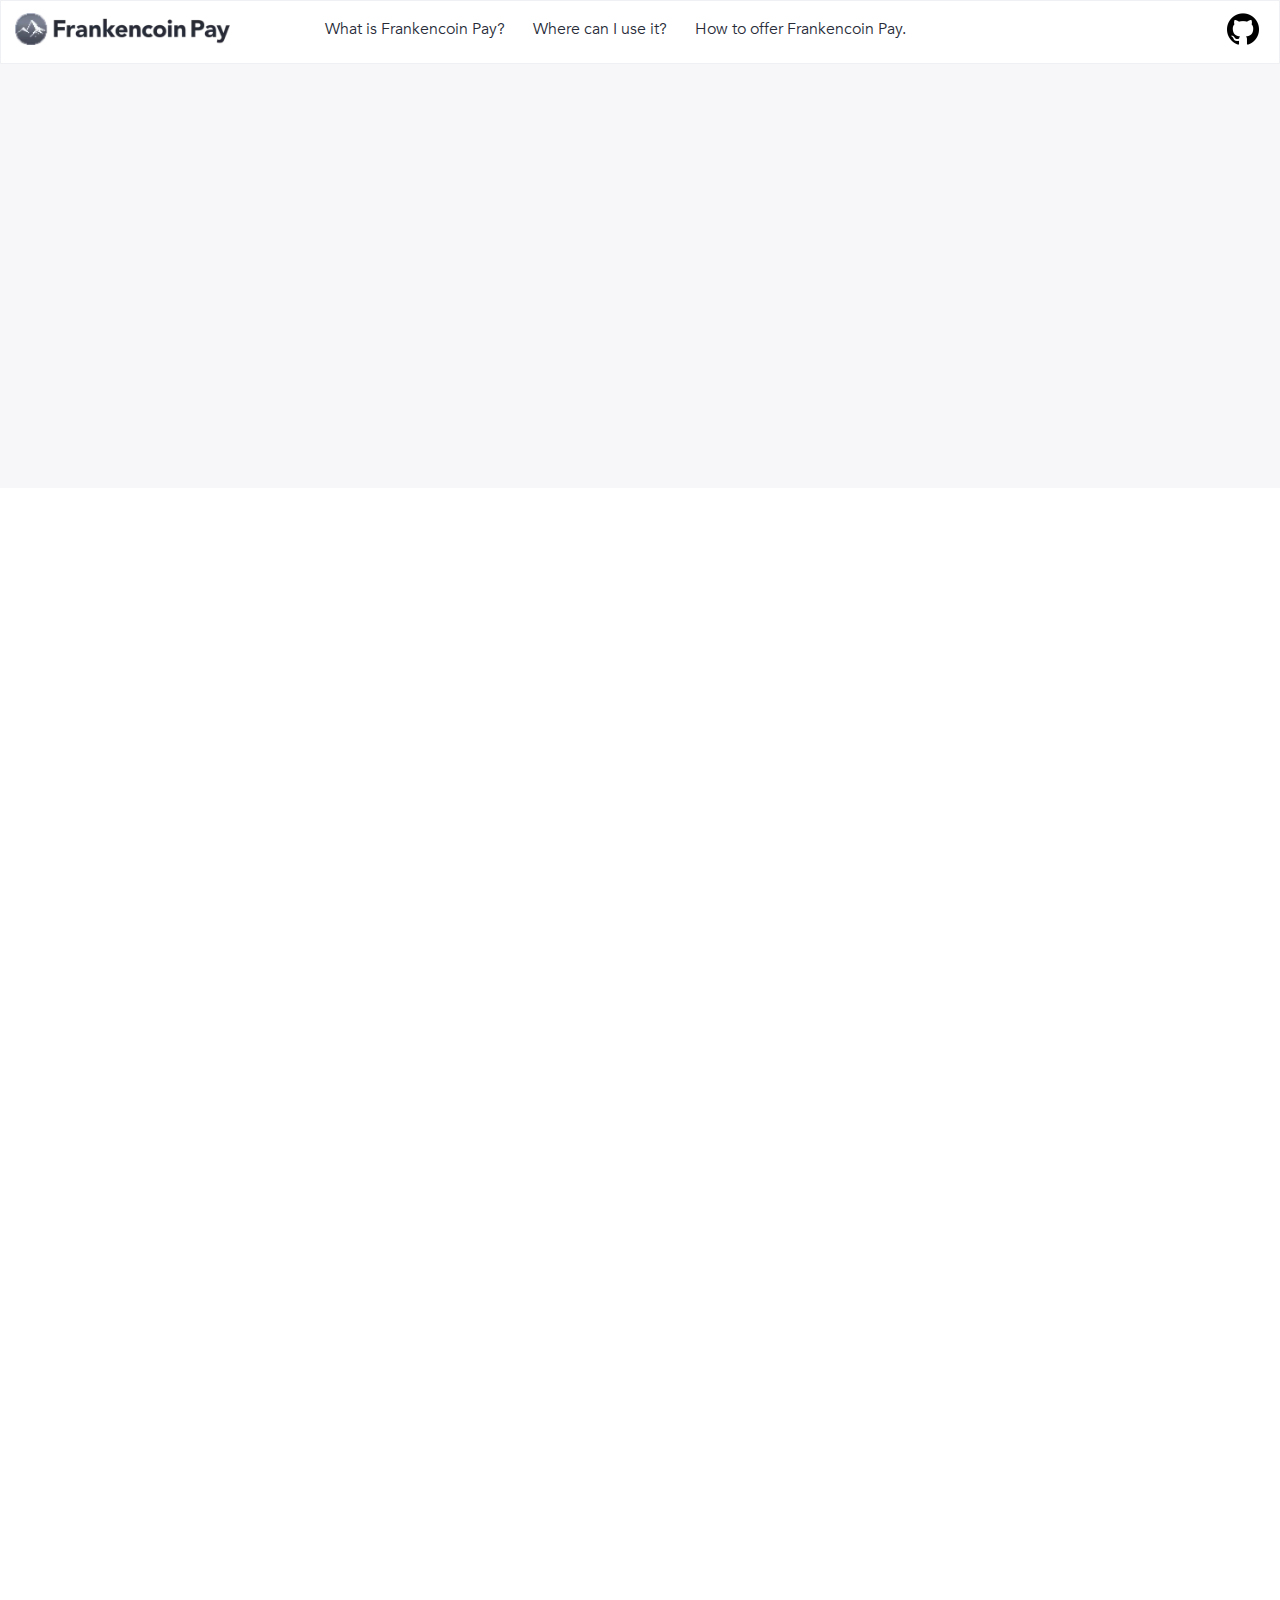
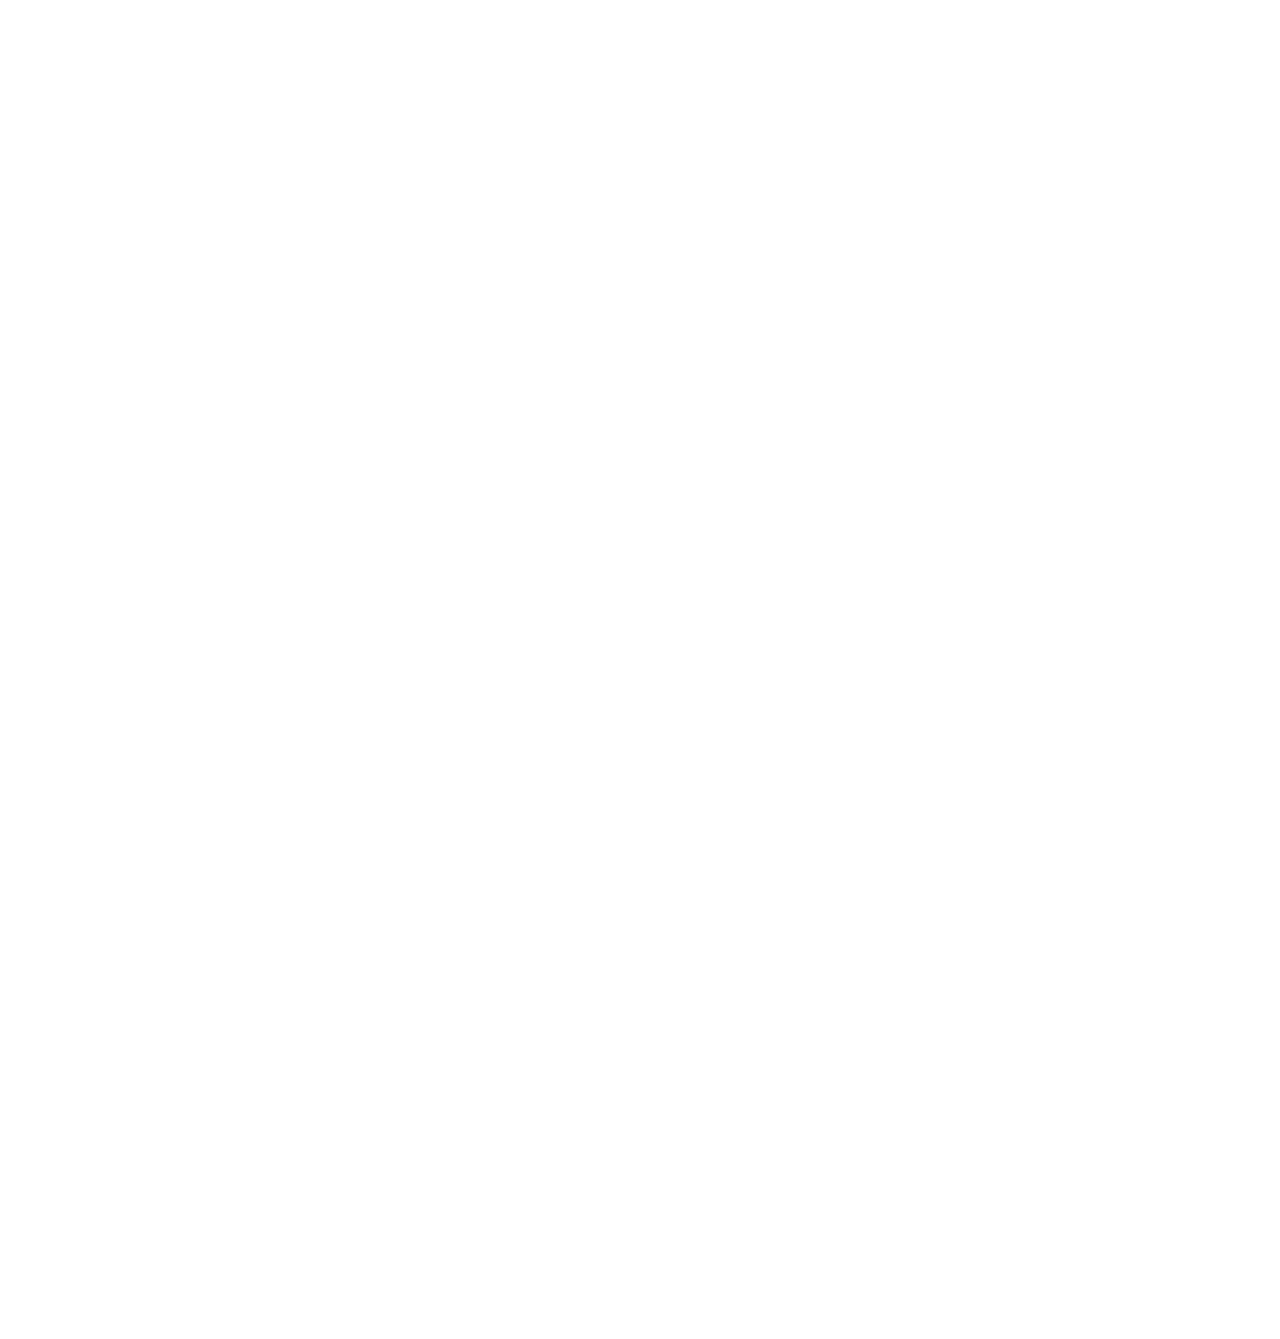
<file: what-is-frankencoin-pay.html>
<!DOCTYPE html><!--  This site was created in Webflow. https://webflow.com  --><!--  Last Published: Mon Oct 28 2024 09:33:34 GMT+0000 (Coordinated Universal Time)  -->
<html data-wf-page="66b0b6fdf376e16832126d45" data-wf-site="66ad44b0389f8bdae006d545">
<head>
  <meta charset="utf-8">
  <title>What is Frankencoin Pay</title>
  <meta content="What is Frankencoin Pay" property="og:title">
  <meta content="What is Frankencoin Pay" property="twitter:title">
  <meta content="width=device-width, initial-scale=1" name="viewport">
  <meta content="Webflow" name="generator">
  <link href="css/normalize.css" rel="stylesheet" type="text/css">
  <link href="css/webflow.css" rel="stylesheet" type="text/css">
  <link href="css/frankencoin-pay.webflow.css" rel="stylesheet" type="text/css">
  <script type="text/javascript">!function(o,c){var n=c.documentElement,t=" w-mod-";n.className+=t+"js",("ontouchstart"in o||o.DocumentTouch&&c instanceof DocumentTouch)&&(n.className+=t+"touch")}(window,document);</script>
  <link href="images/favicon.png" rel="shortcut icon" type="image/x-icon">
  <link href="images/webclip.png" rel="apple-touch-icon">
  <script type="text/javascript" src="https://cdn.weglot.com/weglot.min.js"></script>
  <script>
    Weglot.initialize({
        api_key: 'wg_622c43c3497629f157991266f42232706'
    });
</script>
</head>
<body>
  <div data-animation="default" data-collapse="medium" data-duration="400" data-easing="ease" data-easing2="ease" role="banner" class="navbar-3 w-nav">
    <div class="container-large-3">
      <div class="nav-wrapper">
        <div class="nav-left">
          <a href="index.html" class="brand-3 w-nav-brand"><img src="images/Frankencoin-Pay-Logo-Compressify.io.webp" loading="lazy" sizes="(max-width: 479px) 200px, (max-width: 767px) 37vw, (max-width: 991px) 215px, 19vw" srcset="images/Frankencoin-Pay-Logo-Compressify.io-p-500.webp 500w, images/Frankencoin-Pay-Logo-Compressify.io.webp 727w" alt="" class="image"></a>
        </div>
        <nav role="navigation" class="nav-menu-2 w-nav-menu">
          <a href="/#What-is-Frankencoin-Pay" class="nav-link-2 w-nav-link">What is Frankencoin Pay?</a>
          <a href="/#Where-can-I-use-it" class="nav-link-2 w-nav-link">Where can I use it?</a>
          <a href="/#How-to-offer-Frankencoin-Pay" class="nav-link-2 w-nav-link">How to offer Frankencoin Pay.</a>
          <div class="frame-427322438"></div>
          <div class="div-block-5">
            <a data-figma-id="7571:10030" href="#" class="frankencoin-button w-inline-block">
              <div data-figma-id="I7457:65201;61:52690" class="container-2">
                <div data-figma-id="I7457:65201;61:52691" class="text-wrapper-for-offset">
                  <p data-figma-id="I7457:65201;61:52692" class="text-2">Download App</p>
                </div>
              </div>
            </a>
          </div>
        </nav>
        <div class="nav-right">
          <div class="menu-button-2 w-nav-button">
            <div class="icon w-icon-nav-menu"></div>
          </div>
        </div>
        <a href="https://github.com/FrankencoinPay/frankencoinpay.com" target="_blank" class="w-inline-block"><img src="images/25231.png" loading="lazy" width="70" alt=""></a>
      </div>
    </div>
  </div>
  <section class="section what-is-frankencoin-pay">
    <div class="w-layout-blockcontainer container w-container">
      <div class="hero-2">
        <div data-w-id="7d8384c5-189c-194d-6550-2752df434c17" style="opacity:0" class="headline-14">
          <div class="hero-title innerpage">What is Frankencoin Pay?</div>
          <div class="text-block-3">In addition to the convenience of paying with digital currencies, Frankencoin Pay offers many benefits for both consumers and sellers of offline and online stores.</div>
        </div>
      </div>
    </div>
  </section>
  <section class="section boost-your-onlineshop">
    <div class="w-layout-blockcontainer container w-container">
      <div class="w-layout-grid grid-3">
        <div id="w-node-_01d7e7a8-940d-4b8f-757a-d10a4d403b00-32126d45" data-w-id="01d7e7a8-940d-4b8f-757a-d10a4d403b00" style="opacity:0" class="text-7">
          <div class="text-8">
            <div class="headline-4">
              <div class="title-1">Boost your Onlineshop.</div>
            </div>
            <div class="paragraph-9">
              <div class="paragraph-9 paragraph-9"><span class="paragraph dark">What if you didn&#x27;t have to rely on centralized payment providers and pay extremely high fees to accept payments from your customers? <br>‍<br>
                  Whether in your online shop, your supermarket or your downtown sneaker store, with Frankencoin Pay you give your customers the opportunity to pay directly with the Swiss franc stablecoin, Frankencoin $ZCHF or other cryptocurrencies - and you only have to </span><span class="paragraph-11">pay a fraction of the costs. <br><br>
                </span><span class="paragraph dark">You can manage everything yourself, leave the revenue directly on the blockchain or transfer it to your bank account. If you wish, you can access centralized service providers to support you with operational processing.</span></div>
            </div>
          </div>
        </div><img class="boost-your-onlineshop-img" src="images/Frankencoin_Pay_onlineshop-Compressify.io.png" width="530" height="433" alt="" style="opacity:0" sizes="(max-width: 479px) 92vw, (max-width: 767px) 95vw, 96vw" data-w-id="cc3f32a8-0b33-934e-d96a-36830b106c4e" id="w-node-cc3f32a8-0b33-934e-d96a-36830b106c4e-32126d45" loading="lazy" srcset="images/Frankencoin_Pay_onlineshop-Compressify.io-p-500.png 500w, images/Frankencoin_Pay_onlineshop-Compressify.io.png 1590w"><img class="how-to-pay-using-frankencoin-pay-as-a-customer-img" src="images/Check-out-webshop-Compressify.io.webp" width="530" height="563" alt="" style="opacity:0" sizes="(max-width: 991px) 100vw, 96vw" data-w-id="cc3f32a8-0b33-934e-d96a-36830b106c4f" id="w-node-cc3f32a8-0b33-934e-d96a-36830b106c4f-32126d45" loading="lazy" srcset="images/Check-out-webshop-Compressify.io-p-500.webp 500w, images/Check-out-webshop-Compressify.io-p-800.webp 800w, images/Check-out-webshop-Compressify.io-p-1080.webp 1080w, images/Check-out-webshop-Compressify.io.webp 1590w">
        <div id="w-node-cc3f32a8-0b33-934e-d96a-36830b106c50-32126d45" data-w-id="cc3f32a8-0b33-934e-d96a-36830b106c50" style="opacity:0" class="text-13">
          <div class="text-14">
            <div class="headline-13">
              <div class="title-1">How to pay using Frankencoin Pay as a customer.</div>
            </div>
            <div class="paragraph dark">As a customer, you can easily pay for your purchases directly from your pocket and your favourite wallet. To do this, simply scan the shop&#x27;s QR code and the payment will be initiated. You can decide and choose which of your stablecoins or cryptocurrencies you want to use for the purchase. The shop operator always receives the order amount in Swiss franc coins, ZCHF.</div>
          </div>
        </div><img class="how-to-pay-using-frankencoin-pay-as-a-customer-img-mobile" src="images/Check-out-webshop-Compressify.io.webp" width="530" height="563" alt="" style="opacity:0" sizes="(max-width: 479px) 92vw, (max-width: 767px) 95vw, (max-width: 991px) 96vw, 100vw" data-w-id="cc3f32a8-0b33-934e-d96a-36830b106c57" id="w-node-cc3f32a8-0b33-934e-d96a-36830b106c57-32126d45" loading="lazy" srcset="images/Check-out-webshop-Compressify.io-p-500.webp 500w, images/Check-out-webshop-Compressify.io-p-800.webp 800w, images/Check-out-webshop-Compressify.io-p-1080.webp 1080w, images/Check-out-webshop-Compressify.io.webp 1590w">
        <div data-w-id="cc3f32a8-0b33-934e-d96a-36830b106c46" style="opacity:0" class="text-7">
          <div class="text-8">
            <div class="headline-4">
              <div class="title-1">Connect your store to the future of payments.</div>
            </div>
            <div class="paragraph-8">
              <div class="paragraph-8 paragraph-8"><span class="paragraph dark">Credit card payments often come with high fees, which can be a challenge, especially for smaller amounts. Frankencoin Pay offers very </span><span class="paragraph-11">low transaction fees</span><span class="paragraph dark">, which can help you reduce your costs and improve your profit margins. <br>‍<br>
                  Give your customers the freedom to pay with the digital currency of their choice. Whether it is Frankencoin $ZCHF, Bitcoin or Ethereum, Frankencoin Pay allows you to easily and securely accept all of these options in your store.<br><br>
                  By integrating Frankencoin Pay, you not only increase customer satisfaction, but also position yourself as an innovative and forward-thinking merchant. Take the opportunity to optimize your payment processing and give your business a competitive edge.</span></div>
            </div>
          </div>
        </div><img class="connect-your-store-to-the-future-of-payments-img" src="images/Ratail-store-Compressify.io.webp" width="530" height="433" alt="" style="opacity:0" sizes="(max-width: 479px) 92vw, (max-width: 767px) 95vw, 96vw" data-w-id="4e676241-f4ac-161b-c90f-3dfbff0b6312" id="w-node-_4e676241-f4ac-161b-c90f-3dfbff0b6312-32126d45" loading="lazy" srcset="images/Ratail-store-Compressify.io-p-500.webp 500w, images/Ratail-store-Compressify.io-p-800.webp 800w, images/Ratail-store-Compressify.io-p-1080.webp 1080w, images/Ratail-store-Compressify.io.webp 1590w">
      </div>
    </div>
  </section>
  <section class="section">
    <div class="w-layout-blockcontainer container w-container">
      <div class="frame-427322434">
        <div data-w-id="268bbcf3-065f-be6b-a6f9-5969bfc10607" style="opacity:0" class="container-projects">
          <div class="card">
            <div class="title">
              <div class="title-1">No Licensing Restrictions</div>
            </div>
            <div class="about-2">
              <div class="description-3">
                <div class="paragraph dark">In order to receive VISA transactions, it is necessary to conclude a contract with a VISA-licensed acquirer. Only VISA-licensed acquirers can process VISA payments. FrankencoinPay has no such restrictions. Anyone who complies with the technical standard of FrankencoinPay can send and receive money on this standard. There is no central unit that decides who may or may not use the system. The only requirement to participate in the system is compliance with technical standards</div>
              </div>
            </div>
          </div>
        </div>
        <div data-w-id="268bbcf3-065f-be6b-a6f9-5969bfc10610" style="opacity:0" class="container-projects-2">
          <div class="card">
            <div class="title">
              <div class="title-1">Compliance and Legal Aspects</div>
            </div>
            <div class="about-2">
              <div class="description-3">
                <div class="paragraph dark">This does not mean that the use does not require a financial intermediary licence. The question of whether using this system or offering it as a service to other companies requires a licence in the respective country is a legal question. The term &#x27;without permission&#x27; only means that it does not require a licence from a technical point of view. Whether it requires a licence due to local national laws is a different question. In this document, we focus solely on the technical aspects.</div>
              </div>
            </div>
          </div>
        </div>
      </div>
    </div>
  </section>
  <script src="https://d3e54v103j8qbb.cloudfront.net/js/jquery-3.5.1.min.dc5e7f18c8.js?site=66ad44b0389f8bdae006d545" type="text/javascript" integrity="sha256-9/aliU8dGd2tb6OSsuzixeV4y/faTqgFtohetphbbj0=" crossorigin="anonymous"></script>
  <script src="js/webflow.js" type="text/javascript"></script>
</body>
</html>
</file>
<file: css/webflow.css>
@font-face {
  font-family: 'webflow-icons';
  src: url("[data-uri]") format('truetype');
  font-weight: normal;
  font-style: normal;
}
[class^="w-icon-"],
[class*=" w-icon-"] {
  /* use !important to prevent issues with browser extensions that change fonts */
  font-family: 'webflow-icons' !important;
  speak: none;
  font-style: normal;
  font-weight: normal;
  font-variant: normal;
  text-transform: none;
  line-height: 1;
  /* Better Font Rendering =========== */
  -webkit-font-smoothing: antialiased;
  -moz-osx-font-smoothing: grayscale;
}
.w-icon-slider-right:before {
  content: "\e600";
}
.w-icon-slider-left:before {
  content: "\e601";
}
.w-icon-nav-menu:before {
  content: "\e602";
}
.w-icon-arrow-down:before,
.w-icon-dropdown-toggle:before {
  content: "\e603";
}
.w-icon-file-upload-remove:before {
  content: "\e900";
}
.w-icon-file-upload-icon:before {
  content: "\e903";
}
* {
  -webkit-box-sizing: border-box;
  -moz-box-sizing: border-box;
  box-sizing: border-box;
}
html {
  height: 100%;
}
body {
  margin: 0;
  min-height: 100%;
  background-color: #fff;
  font-family: Arial, sans-serif;
  font-size: 14px;
  line-height: 20px;
  color: #333;
}
img {
  max-width: 100%;
  vertical-align: middle;
  display: inline-block;
}
html.w-mod-touch * {
  background-attachment: scroll !important;
}
.w-block {
  display: block;
}
.w-inline-block {
  max-width: 100%;
  display: inline-block;
}
.w-clearfix:before,
.w-clearfix:after {
  content: " ";
  display: table;
  grid-column-start: 1;
  grid-row-start: 1;
  grid-column-end: 2;
  grid-row-end: 2;
}
.w-clearfix:after {
  clear: both;
}
.w-hidden {
  display: none;
}
.w-button {
  display: inline-block;
  padding: 9px 15px;
  background-color: #3898EC;
  color: white;
  border: 0;
  line-height: inherit;
  text-decoration: none;
  cursor: pointer;
  border-radius: 0;
}
input.w-button {
  -webkit-appearance: button;
}
html[data-w-dynpage] [data-w-cloak] {
  color: transparent !important;
}
.w-code-block {
  margin: unset;
}
pre.w-code-block code {
  all: inherit;
}
.w-optimization {
  display: contents;
}
.w-webflow-badge,
.w-webflow-badge * {
  position: static;
  left: auto;
  top: auto;
  right: auto;
  bottom: auto;
  z-index: auto;
  display: block;
  visibility: visible;
  overflow: visible;
  overflow-x: visible;
  overflow-y: visible;
  box-sizing: border-box;
  width: auto;
  height: auto;
  max-height: none;
  max-width: none;
  min-height: 0;
  min-width: 0;
  margin: 0;
  padding: 0;
  float: none;
  clear: none;
  border: 0 none transparent;
  border-radius: 0;
  background: none;
  background-image: none;
  background-position: 0% 0%;
  background-size: auto auto;
  background-repeat: repeat;
  background-origin: padding-box;
  background-clip: border-box;
  background-attachment: scroll;
  background-color: transparent;
  box-shadow: none;
  opacity: 1;
  transform: none;
  transition: none;
  direction: ltr;
  font-family: inherit;
  font-weight: inherit;
  color: inherit;
  font-size: inherit;
  line-height: inherit;
  font-style: inherit;
  font-variant: inherit;
  text-align: inherit;
  letter-spacing: inherit;
  text-decoration: inherit;
  text-indent: 0;
  text-transform: inherit;
  list-style-type: disc;
  text-shadow: none;
  font-smoothing: auto;
  vertical-align: baseline;
  cursor: inherit;
  white-space: inherit;
  word-break: normal;
  word-spacing: normal;
  word-wrap: normal;
}
.w-webflow-badge {
  position: fixed !important;
  display: inline-block !important;
  visibility: visible !important;
  z-index: 2147483647 !important;
  top: auto !important;
  right: 12px !important;
  bottom: 12px !important;
  left: auto !important;
  color: #aaadb0 !important;
  background-color: #fff !important;
  border-radius: 3px !important;
  padding: 6px !important;
  font-size: 12px !important;
  opacity: 1 !important;
  line-height: 14px !important;
  text-decoration: none !important;
  transform: none !important;
  margin: 0 !important;
  width: auto !important;
  height: auto !important;
  overflow: visible !important;
  white-space: nowrap;
  box-shadow: 0 0 0 1px rgba(0, 0, 0, 0.1), 0px 1px 3px rgba(0, 0, 0, 0.1);
  cursor: pointer;
}
.w-webflow-badge > img {
  display: inline-block !important;
  visibility: visible !important;
  opacity: 1 !important;
  vertical-align: middle !important;
}
h1,
h2,
h3,
h4,
h5,
h6 {
  font-weight: bold;
  margin-bottom: 10px;
}
h1 {
  font-size: 38px;
  line-height: 44px;
  margin-top: 20px;
}
h2 {
  font-size: 32px;
  line-height: 36px;
  margin-top: 20px;
}
h3 {
  font-size: 24px;
  line-height: 30px;
  margin-top: 20px;
}
h4 {
  font-size: 18px;
  line-height: 24px;
  margin-top: 10px;
}
h5 {
  font-size: 14px;
  line-height: 20px;
  margin-top: 10px;
}
h6 {
  font-size: 12px;
  line-height: 18px;
  margin-top: 10px;
}
p {
  margin-top: 0;
  margin-bottom: 10px;
}
blockquote {
  margin: 0 0 10px 0;
  padding: 10px 20px;
  border-left: 5px solid #E2E2E2;
  font-size: 18px;
  line-height: 22px;
}
figure {
  margin: 0;
  margin-bottom: 10px;
}
figcaption {
  margin-top: 5px;
  text-align: center;
}
ul,
ol {
  margin-top: 0px;
  margin-bottom: 10px;
  padding-left: 40px;
}
.w-list-unstyled {
  padding-left: 0;
  list-style: none;
}
.w-embed:before,
.w-embed:after {
  content: " ";
  display: table;
  grid-column-start: 1;
  grid-row-start: 1;
  grid-column-end: 2;
  grid-row-end: 2;
}
.w-embed:after {
  clear: both;
}
.w-video {
  width: 100%;
  position: relative;
  padding: 0;
}
.w-video iframe,
.w-video object,
.w-video embed {
  position: absolute;
  top: 0;
  left: 0;
  width: 100%;
  height: 100%;
  border: none;
}
fieldset {
  padding: 0;
  margin: 0;
  border: 0;
}
button,
[type='button'],
[type='reset'] {
  border: 0;
  cursor: pointer;
  -webkit-appearance: button;
}
.w-form {
  margin: 0 0 15px;
}
.w-form-done {
  display: none;
  padding: 20px;
  text-align: center;
  background-color: #dddddd;
}
.w-form-fail {
  display: none;
  margin-top: 10px;
  padding: 10px;
  background-color: #ffdede;
}
label {
  display: block;
  margin-bottom: 5px;
  font-weight: bold;
}
.w-input,
.w-select {
  display: block;
  width: 100%;
  height: 38px;
  padding: 8px 12px;
  margin-bottom: 10px;
  font-size: 14px;
  line-height: 1.42857143;
  color: #333333;
  vertical-align: middle;
  background-color: #ffffff;
  border: 1px solid #cccccc;
}
.w-input::placeholder,
.w-select::placeholder {
  color: #999;
}
.w-input:focus,
.w-select:focus {
  border-color: #3898EC;
  outline: 0;
}
.w-input[disabled],
.w-select[disabled],
.w-input[readonly],
.w-select[readonly],
fieldset[disabled] .w-input,
fieldset[disabled] .w-select {
  cursor: not-allowed;
}
.w-input[disabled]:not(.w-input-disabled),
.w-select[disabled]:not(.w-input-disabled),
.w-input[readonly],
.w-select[readonly],
fieldset[disabled]:not(.w-input-disabled) .w-input,
fieldset[disabled]:not(.w-input-disabled) .w-select {
  background-color: #eeeeee;
}
textarea.w-input,
textarea.w-select {
  height: auto;
}
.w-select {
  background-color: #f3f3f3;
}
.w-select[multiple] {
  height: auto;
}
.w-form-label {
  display: inline-block;
  cursor: pointer;
  font-weight: normal;
  margin-bottom: 0px;
}
.w-radio {
  display: block;
  margin-bottom: 5px;
  padding-left: 20px;
}
.w-radio:before,
.w-radio:after {
  content: " ";
  display: table;
  grid-column-start: 1;
  grid-row-start: 1;
  grid-column-end: 2;
  grid-row-end: 2;
}
.w-radio:after {
  clear: both;
}
.w-radio-input {
  margin: 4px 0 0;
  line-height: normal;
  float: left;
  margin-left: -20px;
}
.w-radio-input {
  margin-top: 3px;
}
.w-file-upload {
  display: block;
  margin-bottom: 10px;
}
.w-file-upload-input {
  width: 0.1px;
  height: 0.1px;
  opacity: 0;
  overflow: hidden;
  position: absolute;
  z-index: -100;
}
.w-file-upload-default,
.w-file-upload-uploading,
.w-file-upload-success {
  display: inline-block;
  color: #333333;
}
.w-file-upload-error {
  display: block;
  margin-top: 10px;
}
.w-file-upload-default.w-hidden,
.w-file-upload-uploading.w-hidden,
.w-file-upload-error.w-hidden,
.w-file-upload-success.w-hidden {
  display: none;
}
.w-file-upload-uploading-btn {
  display: flex;
  font-size: 14px;
  font-weight: normal;
  cursor: pointer;
  margin: 0;
  padding: 8px 12px;
  border: 1px solid #cccccc;
  background-color: #fafafa;
}
.w-file-upload-file {
  display: flex;
  flex-grow: 1;
  justify-content: space-between;
  margin: 0;
  padding: 8px 9px 8px 11px;
  border: 1px solid #cccccc;
  background-color: #fafafa;
}
.w-file-upload-file-name {
  font-size: 14px;
  font-weight: normal;
  display: block;
}
.w-file-remove-link {
  margin-top: 3px;
  margin-left: 10px;
  width: auto;
  height: auto;
  padding: 3px;
  display: block;
  cursor: pointer;
}
.w-icon-file-upload-remove {
  margin: auto;
  font-size: 10px;
}
.w-file-upload-error-msg {
  display: inline-block;
  color: #ea384c;
  padding: 2px 0;
}
.w-file-upload-info {
  display: inline-block;
  line-height: 38px;
  padding: 0 12px;
}
.w-file-upload-label {
  display: inline-block;
  font-size: 14px;
  font-weight: normal;
  cursor: pointer;
  margin: 0;
  padding: 8px 12px;
  border: 1px solid #cccccc;
  background-color: #fafafa;
}
.w-icon-file-upload-icon,
.w-icon-file-upload-uploading {
  display: inline-block;
  margin-right: 8px;
  width: 20px;
}
.w-icon-file-upload-uploading {
  height: 20px;
}
.w-container {
  margin-left: auto;
  margin-right: auto;
  max-width: 940px;
}
.w-container:before,
.w-container:after {
  content: " ";
  display: table;
  grid-column-start: 1;
  grid-row-start: 1;
  grid-column-end: 2;
  grid-row-end: 2;
}
.w-container:after {
  clear: both;
}
.w-container .w-row {
  margin-left: -10px;
  margin-right: -10px;
}
.w-row:before,
.w-row:after {
  content: " ";
  display: table;
  grid-column-start: 1;
  grid-row-start: 1;
  grid-column-end: 2;
  grid-row-end: 2;
}
.w-row:after {
  clear: both;
}
.w-row .w-row {
  margin-left: 0;
  margin-right: 0;
}
.w-col {
  position: relative;
  float: left;
  width: 100%;
  min-height: 1px;
  padding-left: 10px;
  padding-right: 10px;
}
.w-col .w-col {
  padding-left: 0;
  padding-right: 0;
}
.w-col-1 {
  width: 8.33333333%;
}
.w-col-2 {
  width: 16.66666667%;
}
.w-col-3 {
  width: 25%;
}
.w-col-4 {
  width: 33.33333333%;
}
.w-col-5 {
  width: 41.66666667%;
}
.w-col-6 {
  width: 50%;
}
.w-col-7 {
  width: 58.33333333%;
}
.w-col-8 {
  width: 66.66666667%;
}
.w-col-9 {
  width: 75%;
}
.w-col-10 {
  width: 83.33333333%;
}
.w-col-11 {
  width: 91.66666667%;
}
.w-col-12 {
  width: 100%;
}
.w-hidden-main {
  display: none !important;
}
@media screen and (max-width: 991px) {
  .w-container {
    max-width: 728px;
  }
  .w-hidden-main {
    display: inherit !important;
  }
  .w-hidden-medium {
    display: none !important;
  }
  .w-col-medium-1 {
    width: 8.33333333%;
  }
  .w-col-medium-2 {
    width: 16.66666667%;
  }
  .w-col-medium-3 {
    width: 25%;
  }
  .w-col-medium-4 {
    width: 33.33333333%;
  }
  .w-col-medium-5 {
    width: 41.66666667%;
  }
  .w-col-medium-6 {
    width: 50%;
  }
  .w-col-medium-7 {
    width: 58.33333333%;
  }
  .w-col-medium-8 {
    width: 66.66666667%;
  }
  .w-col-medium-9 {
    width: 75%;
  }
  .w-col-medium-10 {
    width: 83.33333333%;
  }
  .w-col-medium-11 {
    width: 91.66666667%;
  }
  .w-col-medium-12 {
    width: 100%;
  }
  .w-col-stack {
    width: 100%;
    left: auto;
    right: auto;
  }
}
@media screen and (max-width: 767px) {
  .w-hidden-main {
    display: inherit !important;
  }
  .w-hidden-medium {
    display: inherit !important;
  }
  .w-hidden-small {
    display: none !important;
  }
  .w-row,
  .w-container .w-row {
    margin-left: 0;
    margin-right: 0;
  }
  .w-col {
    width: 100%;
    left: auto;
    right: auto;
  }
  .w-col-small-1 {
    width: 8.33333333%;
  }
  .w-col-small-2 {
    width: 16.66666667%;
  }
  .w-col-small-3 {
    width: 25%;
  }
  .w-col-small-4 {
    width: 33.33333333%;
  }
  .w-col-small-5 {
    width: 41.66666667%;
  }
  .w-col-small-6 {
    width: 50%;
  }
  .w-col-small-7 {
    width: 58.33333333%;
  }
  .w-col-small-8 {
    width: 66.66666667%;
  }
  .w-col-small-9 {
    width: 75%;
  }
  .w-col-small-10 {
    width: 83.33333333%;
  }
  .w-col-small-11 {
    width: 91.66666667%;
  }
  .w-col-small-12 {
    width: 100%;
  }
}
@media screen and (max-width: 479px) {
  .w-container {
    max-width: none;
  }
  .w-hidden-main {
    display: inherit !important;
  }
  .w-hidden-medium {
    display: inherit !important;
  }
  .w-hidden-small {
    display: inherit !important;
  }
  .w-hidden-tiny {
    display: none !important;
  }
  .w-col {
    width: 100%;
  }
  .w-col-tiny-1 {
    width: 8.33333333%;
  }
  .w-col-tiny-2 {
    width: 16.66666667%;
  }
  .w-col-tiny-3 {
    width: 25%;
  }
  .w-col-tiny-4 {
    width: 33.33333333%;
  }
  .w-col-tiny-5 {
    width: 41.66666667%;
  }
  .w-col-tiny-6 {
    width: 50%;
  }
  .w-col-tiny-7 {
    width: 58.33333333%;
  }
  .w-col-tiny-8 {
    width: 66.66666667%;
  }
  .w-col-tiny-9 {
    width: 75%;
  }
  .w-col-tiny-10 {
    width: 83.33333333%;
  }
  .w-col-tiny-11 {
    width: 91.66666667%;
  }
  .w-col-tiny-12 {
    width: 100%;
  }
}
.w-widget {
  position: relative;
}
.w-widget-map {
  width: 100%;
  height: 400px;
}
.w-widget-map label {
  width: auto;
  display: inline;
}
.w-widget-map img {
  max-width: inherit;
}
.w-widget-map .gm-style-iw {
  text-align: center;
}
.w-widget-map .gm-style-iw > button {
  display: none !important;
}
.w-widget-twitter {
  overflow: hidden;
}
.w-widget-twitter-count-shim {
  display: inline-block;
  vertical-align: top;
  position: relative;
  width: 28px;
  height: 20px;
  text-align: center;
  background: white;
  border: #758696 solid 1px;
  border-radius: 3px;
}
.w-widget-twitter-count-shim * {
  pointer-events: none;
  user-select: none;
}
.w-widget-twitter-count-shim .w-widget-twitter-count-inner {
  position: relative;
  font-size: 15px;
  line-height: 12px;
  text-align: center;
  color: #999;
  font-family: serif;
}
.w-widget-twitter-count-shim .w-widget-twitter-count-clear {
  position: relative;
  display: block;
}
.w-widget-twitter-count-shim.w--large {
  width: 36px;
  height: 28px;
}
.w-widget-twitter-count-shim.w--large .w-widget-twitter-count-inner {
  font-size: 18px;
  line-height: 18px;
}
.w-widget-twitter-count-shim:not(.w--vertical) {
  margin-left: 5px;
  margin-right: 8px;
}
.w-widget-twitter-count-shim:not(.w--vertical).w--large {
  margin-left: 6px;
}
.w-widget-twitter-count-shim:not(.w--vertical):before,
.w-widget-twitter-count-shim:not(.w--vertical):after {
  top: 50%;
  left: 0;
  border: solid transparent;
  content: ' ';
  height: 0;
  width: 0;
  position: absolute;
  pointer-events: none;
}
.w-widget-twitter-count-shim:not(.w--vertical):before {
  border-color: rgba(117, 134, 150, 0);
  border-right-color: #5d6c7b;
  border-width: 4px;
  margin-left: -9px;
  margin-top: -4px;
}
.w-widget-twitter-count-shim:not(.w--vertical).w--large:before {
  border-width: 5px;
  margin-left: -10px;
  margin-top: -5px;
}
.w-widget-twitter-count-shim:not(.w--vertical):after {
  border-color: rgba(255, 255, 255, 0);
  border-right-color: white;
  border-width: 4px;
  margin-left: -8px;
  margin-top: -4px;
}
.w-widget-twitter-count-shim:not(.w--vertical).w--large:after {
  border-width: 5px;
  margin-left: -9px;
  margin-top: -5px;
}
.w-widget-twitter-count-shim.w--vertical {
  width: 61px;
  height: 33px;
  margin-bottom: 8px;
}
.w-widget-twitter-count-shim.w--vertical:before,
.w-widget-twitter-count-shim.w--vertical:after {
  top: 100%;
  left: 50%;
  border: solid transparent;
  content: ' ';
  height: 0;
  width: 0;
  position: absolute;
  pointer-events: none;
}
.w-widget-twitter-count-shim.w--vertical:before {
  border-color: rgba(117, 134, 150, 0);
  border-top-color: #5d6c7b;
  border-width: 5px;
  margin-left: -5px;
}
.w-widget-twitter-count-shim.w--vertical:after {
  border-color: rgba(255, 255, 255, 0);
  border-top-color: white;
  border-width: 4px;
  margin-left: -4px;
}
.w-widget-twitter-count-shim.w--vertical .w-widget-twitter-count-inner {
  font-size: 18px;
  line-height: 22px;
}
.w-widget-twitter-count-shim.w--vertical.w--large {
  width: 76px;
}
.w-background-video {
  position: relative;
  overflow: hidden;
  height: 500px;
  color: white;
}
.w-background-video > video {
  background-size: cover;
  background-position: 50% 50%;
  position: absolute;
  margin: auto;
  width: 100%;
  height: 100%;
  right: -100%;
  bottom: -100%;
  top: -100%;
  left: -100%;
  object-fit: cover;
  z-index: -100;
}
.w-background-video > video::-webkit-media-controls-start-playback-button {
  display: none !important;
  -webkit-appearance: none;
}
.w-background-video--control {
  position: absolute;
  bottom: 1em;
  right: 1em;
  background-color: transparent;
  padding: 0;
}
.w-background-video--control > [hidden] {
  display: none !important;
}
.w-slider {
  position: relative;
  height: 300px;
  text-align: center;
  background: #dddddd;
  clear: both;
  -webkit-tap-highlight-color: rgba(0, 0, 0, 0);
  tap-highlight-color: rgba(0, 0, 0, 0);
}
.w-slider-mask {
  position: relative;
  display: block;
  overflow: hidden;
  z-index: 1;
  left: 0;
  right: 0;
  height: 100%;
  white-space: nowrap;
}
.w-slide {
  position: relative;
  display: inline-block;
  vertical-align: top;
  width: 100%;
  height: 100%;
  white-space: normal;
  text-align: left;
}
.w-slider-nav {
  position: absolute;
  z-index: 2;
  top: auto;
  right: 0;
  bottom: 0;
  left: 0;
  margin: auto;
  padding-top: 10px;
  height: 40px;
  text-align: center;
  -webkit-tap-highlight-color: rgba(0, 0, 0, 0);
  tap-highlight-color: rgba(0, 0, 0, 0);
}
.w-slider-nav.w-round > div {
  border-radius: 100%;
}
.w-slider-nav.w-num > div {
  width: auto;
  height: auto;
  padding: 0.2em 0.5em;
  font-size: inherit;
  line-height: inherit;
}
.w-slider-nav.w-shadow > div {
  box-shadow: 0 0 3px rgba(51, 51, 51, 0.4);
}
.w-slider-nav-invert {
  color: #fff;
}
.w-slider-nav-invert > div {
  background-color: rgba(34, 34, 34, 0.4);
}
.w-slider-nav-invert > div.w-active {
  background-color: #222;
}
.w-slider-dot {
  position: relative;
  display: inline-block;
  width: 1em;
  height: 1em;
  background-color: rgba(255, 255, 255, 0.4);
  cursor: pointer;
  margin: 0 3px 0.5em;
  transition: background-color 100ms, color 100ms;
}
.w-slider-dot.w-active {
  background-color: #fff;
}
.w-slider-dot:focus {
  outline: none;
  box-shadow: 0px 0px 0px 2px #fff;
}
.w-slider-dot:focus.w-active {
  box-shadow: none;
}
.w-slider-arrow-left,
.w-slider-arrow-right {
  position: absolute;
  width: 80px;
  top: 0;
  right: 0;
  bottom: 0;
  left: 0;
  margin: auto;
  cursor: pointer;
  overflow: hidden;
  color: white;
  font-size: 40px;
  -webkit-tap-highlight-color: rgba(0, 0, 0, 0);
  tap-highlight-color: rgba(0, 0, 0, 0);
  user-select: none;
}
.w-slider-arrow-left [class^='w-icon-'],
.w-slider-arrow-right [class^='w-icon-'],
.w-slider-arrow-left [class*=' w-icon-'],
.w-slider-arrow-right [class*=' w-icon-'] {
  position: absolute;
}
.w-slider-arrow-left:focus,
.w-slider-arrow-right:focus {
  outline: 0;
}
.w-slider-arrow-left {
  z-index: 3;
  right: auto;
}
.w-slider-arrow-right {
  z-index: 4;
  left: auto;
}
.w-icon-slider-left,
.w-icon-slider-right {
  top: 0;
  right: 0;
  bottom: 0;
  left: 0;
  margin: auto;
  width: 1em;
  height: 1em;
}
.w-slider-aria-label {
  border: 0;
  clip: rect(0 0 0 0);
  height: 1px;
  margin: -1px;
  overflow: hidden;
  padding: 0;
  position: absolute;
  width: 1px;
}
.w-slider-force-show {
  display: block !important;
}
.w-dropdown {
  display: inline-block;
  position: relative;
  text-align: left;
  margin-left: auto;
  margin-right: auto;
  z-index: 900;
}
.w-dropdown-btn,
.w-dropdown-toggle,
.w-dropdown-link {
  position: relative;
  vertical-align: top;
  text-decoration: none;
  color: #222222;
  padding: 20px;
  text-align: left;
  margin-left: auto;
  margin-right: auto;
  white-space: nowrap;
}
.w-dropdown-toggle {
  user-select: none;
  display: inline-block;
  cursor: pointer;
  padding-right: 40px;
}
.w-dropdown-toggle:focus {
  outline: 0;
}
.w-icon-dropdown-toggle {
  position: absolute;
  top: 0;
  right: 0;
  bottom: 0;
  margin: auto;
  margin-right: 20px;
  width: 1em;
  height: 1em;
}
.w-dropdown-list {
  position: absolute;
  background: #dddddd;
  display: none;
  min-width: 100%;
}
.w-dropdown-list.w--open {
  display: block;
}
.w-dropdown-link {
  padding: 10px 20px;
  display: block;
  color: #222222;
}
.w-dropdown-link.w--current {
  color: #0082f3;
}
.w-dropdown-link:focus {
  outline: 0;
}
@media screen and (max-width: 767px) {
  .w-nav-brand {
    padding-left: 10px;
  }
}
/**
 * ## Note
 * Safari (on both iOS and OS X) does not handle viewport units (vh, vw) well.
 * For example percentage units do not work on descendants of elements that
 * have any dimensions expressed in viewport units. It also doesn’t handle them at
 * all in `calc()`.
 */
/**
 * Wrapper around all lightbox elements
 *
 * 1. Since the lightbox can receive focus, IE also gives it an outline.
 * 2. Fixes flickering on Chrome when a transition is in progress
 *    underneath the lightbox.
 */
.w-lightbox-backdrop {
  cursor: auto;
  font-style: normal;
  letter-spacing: normal;
  list-style: disc;
  text-indent: 0;
  text-shadow: none;
  text-transform: none;
  visibility: visible;
  white-space: normal;
  word-break: normal;
  word-spacing: normal;
  word-wrap: normal;
  position: fixed;
  top: 0;
  right: 0;
  bottom: 0;
  left: 0;
  color: #fff;
  font-family: "Helvetica Neue", Helvetica, Ubuntu, "Segoe UI", Verdana, sans-serif;
  font-size: 17px;
  line-height: 1.2;
  font-weight: 300;
  text-align: center;
  background: rgba(0, 0, 0, 0.9);
  z-index: 2000;
  outline: 0;
  /* 1 */
  opacity: 0;
  -webkit-user-select: none;
  -moz-user-select: none;
  -webkit-tap-highlight-color: transparent;
  -webkit-transform: translate(0, 0);
  /* 2 */
}
/**
 * Neat trick to bind the rubberband effect to our canvas instead of the whole
 * document on iOS. It also prevents a bug that causes the document underneath to scroll.
 */
.w-lightbox-backdrop,
.w-lightbox-container {
  height: 100%;
  overflow: auto;
  -webkit-overflow-scrolling: touch;
}
.w-lightbox-content {
  position: relative;
  height: 100vh;
  overflow: hidden;
}
.w-lightbox-view {
  position: absolute;
  width: 100vw;
  height: 100vh;
  opacity: 0;
}
.w-lightbox-view:before {
  content: "";
  height: 100vh;
}
/* .w-lightbox-content */
.w-lightbox-group,
.w-lightbox-group .w-lightbox-view,
.w-lightbox-group .w-lightbox-view:before {
  height: 86vh;
}
.w-lightbox-frame,
.w-lightbox-view:before {
  display: inline-block;
  vertical-align: middle;
}
/*
 * 1. Remove default margin set by user-agent on the <figure> element.
 */
.w-lightbox-figure {
  position: relative;
  margin: 0;
  /* 1 */
}
.w-lightbox-group .w-lightbox-figure {
  cursor: pointer;
}
/**
 * IE adds image dimensions as width and height attributes on the IMG tag,
 * but we need both width and height to be set to auto to enable scaling.
 */
.w-lightbox-img {
  width: auto;
  height: auto;
  max-width: none;
}
/**
 * 1. Reset if style is set by user on "All Images"
 */
.w-lightbox-image {
  display: block;
  float: none;
  /* 1 */
  max-width: 100vw;
  max-height: 100vh;
}
.w-lightbox-group .w-lightbox-image {
  max-height: 86vh;
}
.w-lightbox-caption {
  position: absolute;
  right: 0;
  bottom: 0;
  left: 0;
  padding: 0.5em 1em;
  background: rgba(0, 0, 0, 0.4);
  text-align: left;
  text-overflow: ellipsis;
  white-space: nowrap;
  overflow: hidden;
}
.w-lightbox-embed {
  position: absolute;
  top: 0;
  right: 0;
  bottom: 0;
  left: 0;
  width: 100%;
  height: 100%;
}
.w-lightbox-control {
  position: absolute;
  top: 0;
  width: 4em;
  background-size: 24px;
  background-repeat: no-repeat;
  background-position: center;
  cursor: pointer;
  -webkit-transition: all 0.3s;
  transition: all 0.3s;
}
.w-lightbox-left {
  display: none;
  bottom: 0;
  left: 0;
  /* <svg xmlns="http://www.w3.org/2000/svg" viewBox="-20 0 24 40" width="24" height="40"><g transform="rotate(45)"><path d="m0 0h5v23h23v5h-28z" opacity=".4"/><path d="m1 1h3v23h23v3h-26z" fill="#fff"/></g></svg> */
  background-image: url("[data-uri]");
}
.w-lightbox-right {
  display: none;
  right: 0;
  bottom: 0;
  /* <svg xmlns="http://www.w3.org/2000/svg" viewBox="-4 0 24 40" width="24" height="40"><g transform="rotate(45)"><path d="m0-0h28v28h-5v-23h-23z" opacity=".4"/><path d="m1 1h26v26h-3v-23h-23z" fill="#fff"/></g></svg> */
  background-image: url("[data-uri]");
}
/*
 * Without specifying the with and height inside the SVG, all versions of IE render the icon too small.
 * The bug does not seem to manifest itself if the elements are tall enough such as the above arrows.
 * (http://stackoverflow.com/questions/16092114/background-size-differs-in-internet-explorer)
 */
.w-lightbox-close {
  right: 0;
  height: 2.6em;
  /* <svg xmlns="http://www.w3.org/2000/svg" viewBox="-4 0 18 17" width="18" height="17"><g transform="rotate(45)"><path d="m0 0h7v-7h5v7h7v5h-7v7h-5v-7h-7z" opacity=".4"/><path d="m1 1h7v-7h3v7h7v3h-7v7h-3v-7h-7z" fill="#fff"/></g></svg> */
  background-image: url("[data-uri]");
  background-size: 18px;
}
/**
 * 1. All IE versions add extra space at the bottom without this.
 */
.w-lightbox-strip {
  position: absolute;
  bottom: 0;
  left: 0;
  right: 0;
  padding: 0 1vh;
  line-height: 0;
  /* 1 */
  white-space: nowrap;
  overflow-x: auto;
  overflow-y: hidden;
}
/*
 * 1. We use content-box to avoid having to do `width: calc(10vh + 2vw)`
 *    which doesn’t work in Safari anyway.
 * 2. Chrome renders images pixelated when switching to GPU. Making sure
 *    the parent is also rendered on the GPU (by setting translate3d for
 *    example) fixes this behavior.
 */
.w-lightbox-item {
  display: inline-block;
  width: 10vh;
  padding: 2vh 1vh;
  box-sizing: content-box;
  /* 1 */
  cursor: pointer;
  -webkit-transform: translate3d(0, 0, 0);
  /* 2 */
}
.w-lightbox-active {
  opacity: 0.3;
}
.w-lightbox-thumbnail {
  position: relative;
  height: 10vh;
  background: #222;
  overflow: hidden;
}
.w-lightbox-thumbnail-image {
  position: absolute;
  top: 0;
  left: 0;
}
.w-lightbox-thumbnail .w-lightbox-tall {
  top: 50%;
  width: 100%;
  -webkit-transform: translate(0, -50%);
  transform: translate(0, -50%);
}
.w-lightbox-thumbnail .w-lightbox-wide {
  left: 50%;
  height: 100%;
  -webkit-transform: translate(-50%, 0);
  transform: translate(-50%, 0);
}
/*
 * Spinner
 *
 * Absolute pixel values are used to avoid rounding errors that would cause
 * the white spinning element to be misaligned with the track.
 */
.w-lightbox-spinner {
  position: absolute;
  top: 50%;
  left: 50%;
  box-sizing: border-box;
  width: 40px;
  height: 40px;
  margin-top: -20px;
  margin-left: -20px;
  border: 5px solid rgba(0, 0, 0, 0.4);
  border-radius: 50%;
  -webkit-animation: spin 0.8s infinite linear;
  animation: spin 0.8s infinite linear;
}
.w-lightbox-spinner:after {
  content: "";
  position: absolute;
  top: -4px;
  right: -4px;
  bottom: -4px;
  left: -4px;
  border: 3px solid transparent;
  border-bottom-color: #fff;
  border-radius: 50%;
}
/*
 * Utility classes
 */
.w-lightbox-hide {
  display: none;
}
.w-lightbox-noscroll {
  overflow: hidden;
}
@media (min-width: 768px) {
  .w-lightbox-content {
    height: 96vh;
    margin-top: 2vh;
  }
  .w-lightbox-view,
  .w-lightbox-view:before {
    height: 96vh;
  }
  /* .w-lightbox-content */
  .w-lightbox-group,
  .w-lightbox-group .w-lightbox-view,
  .w-lightbox-group .w-lightbox-view:before {
    height: 84vh;
  }
  .w-lightbox-image {
    max-width: 96vw;
    max-height: 96vh;
  }
  .w-lightbox-group .w-lightbox-image {
    max-width: 82.3vw;
    max-height: 84vh;
  }
  .w-lightbox-left,
  .w-lightbox-right {
    display: block;
    opacity: 0.5;
  }
  .w-lightbox-close {
    opacity: 0.8;
  }
  .w-lightbox-control:hover {
    opacity: 1;
  }
}
.w-lightbox-inactive,
.w-lightbox-inactive:hover {
  opacity: 0;
}
.w-richtext:before,
.w-richtext:after {
  content: " ";
  display: table;
  grid-column-start: 1;
  grid-row-start: 1;
  grid-column-end: 2;
  grid-row-end: 2;
}
.w-richtext:after {
  clear: both;
}
.w-richtext[contenteditable="true"]:before,
.w-richtext[contenteditable="true"]:after {
  white-space: initial;
}
.w-richtext ol,
.w-richtext ul {
  overflow: hidden;
}
.w-richtext .w-richtext-figure-selected.w-richtext-figure-type-video div:after,
.w-richtext .w-richtext-figure-selected[data-rt-type="video"] div:after {
  outline: 2px solid #2895f7;
}
.w-richtext .w-richtext-figure-selected.w-richtext-figure-type-image div,
.w-richtext .w-richtext-figure-selected[data-rt-type="image"] div {
  outline: 2px solid #2895f7;
}
.w-richtext figure.w-richtext-figure-type-video > div:after,
.w-richtext figure[data-rt-type="video"] > div:after {
  content: '';
  position: absolute;
  display: none;
  left: 0;
  top: 0;
  right: 0;
  bottom: 0;
}
.w-richtext figure {
  position: relative;
  max-width: 60%;
}
.w-richtext figure > div:before {
  cursor: default!important;
}
.w-richtext figure img {
  width: 100%;
}
.w-richtext figure figcaption.w-richtext-figcaption-placeholder {
  opacity: 0.6;
}
.w-richtext figure div {
  /* fix incorrectly sized selection border in the data manager */
  font-size: 0px;
  color: transparent;
}
.w-richtext figure.w-richtext-figure-type-image,
.w-richtext figure[data-rt-type="image"] {
  display: table;
}
.w-richtext figure.w-richtext-figure-type-image > div,
.w-richtext figure[data-rt-type="image"] > div {
  display: inline-block;
}
.w-richtext figure.w-richtext-figure-type-image > figcaption,
.w-richtext figure[data-rt-type="image"] > figcaption {
  display: table-caption;
  caption-side: bottom;
}
.w-richtext figure.w-richtext-figure-type-video,
.w-richtext figure[data-rt-type="video"] {
  width: 60%;
  height: 0;
}
.w-richtext figure.w-richtext-figure-type-video iframe,
.w-richtext figure[data-rt-type="video"] iframe {
  position: absolute;
  top: 0;
  left: 0;
  width: 100%;
  height: 100%;
}
.w-richtext figure.w-richtext-figure-type-video > div,
.w-richtext figure[data-rt-type="video"] > div {
  width: 100%;
}
.w-richtext figure.w-richtext-align-center {
  margin-right: auto;
  margin-left: auto;
  clear: both;
}
.w-richtext figure.w-richtext-align-center.w-richtext-figure-type-image > div,
.w-richtext figure.w-richtext-align-center[data-rt-type="image"] > div {
  max-width: 100%;
}
.w-richtext figure.w-richtext-align-normal {
  clear: both;
}
.w-richtext figure.w-richtext-align-fullwidth {
  width: 100%;
  max-width: 100%;
  text-align: center;
  clear: both;
  display: block;
  margin-right: auto;
  margin-left: auto;
}
.w-richtext figure.w-richtext-align-fullwidth > div {
  display: inline-block;
  /* padding-bottom is used for aspect ratios in video figures
      we want the div to inherit that so hover/selection borders in the designer-canvas
      fit right*/
  padding-bottom: inherit;
}
.w-richtext figure.w-richtext-align-fullwidth > figcaption {
  display: block;
}
.w-richtext figure.w-richtext-align-floatleft {
  float: left;
  margin-right: 15px;
  clear: none;
}
.w-richtext figure.w-richtext-align-floatright {
  float: right;
  margin-left: 15px;
  clear: none;
}
.w-nav {
  position: relative;
  background: #dddddd;
  z-index: 1000;
}
.w-nav:before,
.w-nav:after {
  content: " ";
  display: table;
  grid-column-start: 1;
  grid-row-start: 1;
  grid-column-end: 2;
  grid-row-end: 2;
}
.w-nav:after {
  clear: both;
}
.w-nav-brand {
  position: relative;
  float: left;
  text-decoration: none;
  color: #333333;
}
.w-nav-link {
  position: relative;
  display: inline-block;
  vertical-align: top;
  text-decoration: none;
  color: #222222;
  padding: 20px;
  text-align: left;
  margin-left: auto;
  margin-right: auto;
}
.w-nav-link.w--current {
  color: #0082f3;
}
.w-nav-menu {
  position: relative;
  float: right;
}
[data-nav-menu-open] {
  display: block !important;
  position: absolute;
  top: 100%;
  left: 0;
  right: 0;
  background: #C8C8C8;
  text-align: center;
  overflow: visible;
  min-width: 200px;
}
.w--nav-link-open {
  display: block;
  position: relative;
}
.w-nav-overlay {
  position: absolute;
  overflow: hidden;
  display: none;
  top: 100%;
  left: 0;
  right: 0;
  width: 100%;
}
.w-nav-overlay [data-nav-menu-open] {
  top: 0;
}
.w-nav[data-animation='over-left'] .w-nav-overlay {
  width: auto;
}
.w-nav[data-animation='over-left'] .w-nav-overlay,
.w-nav[data-animation='over-left'] [data-nav-menu-open] {
  right: auto;
  z-index: 1;
  top: 0;
}
.w-nav[data-animation='over-right'] .w-nav-overlay {
  width: auto;
}
.w-nav[data-animation='over-right'] .w-nav-overlay,
.w-nav[data-animation='over-right'] [data-nav-menu-open] {
  left: auto;
  z-index: 1;
  top: 0;
}
.w-nav-button {
  position: relative;
  float: right;
  padding: 18px;
  font-size: 24px;
  display: none;
  cursor: pointer;
  -webkit-tap-highlight-color: rgba(0, 0, 0, 0);
  tap-highlight-color: rgba(0, 0, 0, 0);
  user-select: none;
}
.w-nav-button:focus {
  outline: 0;
}
.w-nav-button.w--open {
  background-color: #C8C8C8;
  color: white;
}
.w-nav[data-collapse='all'] .w-nav-menu {
  display: none;
}
.w-nav[data-collapse='all'] .w-nav-button {
  display: block;
}
.w--nav-dropdown-open {
  display: block;
}
.w--nav-dropdown-toggle-open {
  display: block;
}
.w--nav-dropdown-list-open {
  position: static;
}
@media screen and (max-width: 991px) {
  .w-nav[data-collapse='medium'] .w-nav-menu {
    display: none;
  }
  .w-nav[data-collapse='medium'] .w-nav-button {
    display: block;
  }
}
@media screen and (max-width: 767px) {
  .w-nav[data-collapse='small'] .w-nav-menu {
    display: none;
  }
  .w-nav[data-collapse='small'] .w-nav-button {
    display: block;
  }
  .w-nav-brand {
    padding-left: 10px;
  }
}
@media screen and (max-width: 479px) {
  .w-nav[data-collapse='tiny'] .w-nav-menu {
    display: none;
  }
  .w-nav[data-collapse='tiny'] .w-nav-button {
    display: block;
  }
}
.w-tabs {
  position: relative;
}
.w-tabs:before,
.w-tabs:after {
  content: " ";
  display: table;
  grid-column-start: 1;
  grid-row-start: 1;
  grid-column-end: 2;
  grid-row-end: 2;
}
.w-tabs:after {
  clear: both;
}
.w-tab-menu {
  position: relative;
}
.w-tab-link {
  position: relative;
  display: inline-block;
  vertical-align: top;
  text-decoration: none;
  padding: 9px 30px;
  text-align: left;
  cursor: pointer;
  color: #222222;
  background-color: #dddddd;
}
.w-tab-link.w--current {
  background-color: #C8C8C8;
}
.w-tab-link:focus {
  outline: 0;
}
.w-tab-content {
  position: relative;
  display: block;
  overflow: hidden;
}
.w-tab-pane {
  position: relative;
  display: none;
}
.w--tab-active {
  display: block;
}
@media screen and (max-width: 479px) {
  .w-tab-link {
    display: block;
  }
}
.w-ix-emptyfix:after {
  content: "";
}
@keyframes spin {
  0% {
    transform: rotate(0deg);
  }
  100% {
    transform: rotate(360deg);
  }
}
.w-dyn-empty {
  padding: 10px;
  background-color: #dddddd;
}
.w-dyn-hide {
  display: none !important;
}
.w-dyn-bind-empty {
  display: none !important;
}
.w-condition-invisible {
  display: none !important;
}
.wf-layout-layout {
  display: grid;
}
.w-code-component > * {
  height: 100%;
  width: 100%;
  position: absolute;
  top: 0;
  left: 0;
}
</file>
<file: css/frankencoin-pay.webflow.css>
:root {
  --white: white;
  --brand-colors--anthracite: #272b38;
  --brand-colors--swiss-blue: #0f80f0;
  --font--display-desktop: "Avenir Black 900", sans-serif;
  --brand-colors--white: white;
  --font-size--display-desktop: 64px;
  --line-height--display-desktop: 70px;
  --font--display-mobile: "Avenir Black 900", sans-serif;
  --font-size--display-mobile: 42px;
  --line-height--display-mobile: 46px;
  --brand-colors--deep-blue: #092f62;
  --font--body-1-desktop: "Avenir Book 400", sans-serif;
  --font--body-1-mobile: "Avenir Book 400", sans-serif;
  --font-size--body-1-mobile: 20px;
  --5: #f7f7f9;
  --font--title-1-desktop: "Avenir Black 900", sans-serif;
  --font-size--title-1-desktop: 32px;
  --line-height--title-1-desktop: 36px;
  --font--titel-1-mobile: "Avenir Black 900", sans-serif;
  --font-size--titel-1-mobile: 32px;
  --line-height--titel-1-mobile: 34px;
  --blue-pallet--blue-50: #0f80f0;
  --font-size--body-1-desktop: 20px;
  --line-height--body-1-desktop: 27px;
  --line-height--body-1-mobile: 26px;
  --gray--80: #4f566e;
  --font--large-title: "Avenir Black 900", sans-serif;
  --font-size--large-title: 48px;
  --font--large-title-mobile: "Avenir Black 900", sans-serif;
  --font-size--large-title-mobile: 38px;
  --brand-colors--titan-gray: #5d647b;
  --font--body-1-stronger-desktop: "Avenir Black 900", sans-serif;
  --font-size--body-2-stronger-desktop: 16px;
  --line-height--body-2-stronger-desktop: 23px;
  --font--body-2-desktop: "Avenir Book 400", sans-serif;
  --font-size--body-2-desktop: 16px;
  --line-height--body-2-desktop: 23px;
  --vertical--s\<deleted\|variable-225ee1a2-2d68-4566-e73e-5e2df730ae9d\>: 8px;
  --paddings--l: 16px;
  --button-corner-radius: 4px;
  --paddings--snudge: 6px;
  --10: #eff0f3;
  --gray--30: #ced1da;
  --gray--75: #5d647b;
  --gray--20: #dfe0e6;
  --brand-colorccs--titan-gray: #5d647b;
  --font--body-1-stronger-mobile: "Avenir Heavy 900", sans-serif;
  --font-size--body-1-stronger-mobile: 20px;
  --line-height--body-1-stronger-mobile: 26px;
  --gray--60: #8b92a8;
  --font-size--body-1-stronger-desktop: 20px;
  --line-height--body-1-stronger-desktop: 27px;
  --black: black;
  --font--title-2-desktop: "Avenir Black 900", sans-serif;
  --font--title-3-desktop: "Avenir Heavy 900", sans-serif;
  --font--subtitle-desktop: "Avenir Book 400", sans-serif;
  --font--body-2-stronger-desktop: "Avenir Black 900", sans-serif;
  --font--body-3-mobile: "Avenir Book 400", sans-serif;
  --font--body-3-stronger-mobile: "Avenir Black 900", sans-serif;
  --font--button-l: "Avenir Heavy 900", sans-serif;
  --font--xs: "Avenir Book 400", sans-serif;
  --font--xs-b: "Avenir Black 900", sans-serif;
  --font--sm-stronger: "Avenir Heavy 900", sans-serif;
  --font-size--title-2-desktop: 26px;
  --font-size--title-3-desktop: 20px;
  --font-size--subtitle-desktop: 16px;
  --font-size--body-3-mobile: 16px;
  --font-size--body-3-stronger-mobile: 16px;
  --font-size--button-l: 16px;
  --font-size--xs: 12px;
  --font-size--sm-stronger: 14px;
  --gray--15: #e5e6eb;
  --line-height--subtitle-desktop: 21px;
  --line-height--large-title-mobile: 38px;
  --line-height--body-3-mobile: 20px;
  --line-height--body-3-stronger-mobile: 20px;
  --neutral--foreground--on-brand--rest: #fff;
  --neutrals--neutral-100: #f9f9fb;
  --neutrals--neutral-550: #6e7c90;
  --neutrals--neutral-200: #eeeef2;
  --neutrals--neutral-500: #94a2b8;
  --neutrals--neutral-650: #333e4c;
  --neutrals--neutral-300: #d9dbe9;
  --neutrals--neutral-800: #101827;
  --neutrals--neutral-770: #1a2536;
  --neutrals--neutral-700: #1f2a3d;
  --neutrals--neutral-600: #475569;
  --neutrals--neutral-400: #b7bfd1;
  --neutrals--neutral-675: #283243;
  --neutrals--neutral-900: #020617;
  --paddings--xs: 4px;
  --paddings--s: 8px;
}

.w-layout-blockcontainer {
  max-width: 940px;
  margin-left: auto;
  margin-right: auto;
  display: block;
}

.w-layout-grid {
  grid-row-gap: 16px;
  grid-column-gap: 16px;
  grid-template-rows: auto auto;
  grid-template-columns: 1fr 1fr;
  grid-auto-columns: 1fr;
  display: grid;
}

@media screen and (max-width: 991px) {
  .w-layout-blockcontainer {
    max-width: 728px;
  }
}

@media screen and (max-width: 767px) {
  .w-layout-blockcontainer {
    max-width: none;
  }
}

.navbar {
  z-index: 2;
  box-sizing: border-box;
  background-color: var(--white);
  border-bottom: 1px solid #eff0f3;
  justify-content: space-between;
  align-items: center;
  width: 100%;
  height: 82px;
  display: flex;
  position: fixed;
  inset: 0% 0% auto;
}

.header {
  -webkit-backdrop-filter: blur(75px);
  backdrop-filter: blur(75px);
  border: 0 solid #eff0f3;
  border-bottom-style: none;
  justify-content: space-between;
  align-items: center;
  width: 100%;
  max-width: 1440px;
  padding: 21px 40px;
  text-decoration: none;
  display: flex;
}

.frankencoin-pay-logo {
  grid-row-gap: 10px;
  flex-direction: column;
  justify-content: flex-start;
  align-items: flex-start;
  width: 100%;
  max-width: 242.077px;
  text-decoration: none;
  display: flex;
}

.vectors-wrapper {
  object-fit: cover;
  flex: 0 auto;
  justify-content: center;
  align-items: center;
  width: 240px;
  height: auto;
  text-decoration: none;
  display: flex;
  overflow: visible;
}

.center {
  grid-column-gap: 32px;
  flex: 0 auto;
  justify-content: flex-start;
  align-items: center;
  text-decoration: none;
  display: flex;
}

.link {
  flex: 0 auto;
  justify-content: flex-start;
  align-items: flex-start;
  text-decoration: none;
  display: flex;
}

.text {
  color: #272b38;
  text-align: center;
  margin-top: 0;
  margin-bottom: 0;
  font-size: 16px;
  font-weight: 400;
  line-height: 23px;
  text-decoration: none;
}

.frankencoin-button {
  grid-column-gap: 0px;
  background-color: var(--brand-colors--anthracite);
  border-radius: 20px;
  flex: 0 auto;
  justify-content: center;
  align-items: center;
  min-width: 150px;
  padding: 8px 16px;
  text-decoration: none;
  transition: background-color .2s;
  display: flex;
}

.frankencoin-button:hover {
  background-color: var(--brand-colors--swiss-blue);
}

.container {
  grid-column-gap: 4px;
  flex-flow: column;
  flex: 0 auto;
  justify-content: center;
  align-items: flex-start;
  width: 100%;
  max-width: 1200px;
  height: auto;
  margin-left: auto;
  margin-right: auto;
  text-decoration: none;
  display: flex;
}

.container.nav {
  grid-column-gap: 0px;
  grid-row-gap: 0px;
  flex-flow: row;
  flex: 1;
  order: 0;
  justify-content: space-between;
  align-self: auto;
  align-items: center;
  margin-left: 0;
  margin-right: 0;
  padding-left: 10px;
  padding-right: 10px;
  display: flex;
}

.text-wrapper-for-offset {
  flex: 0 auto;
  justify-content: flex-start;
  align-items: flex-start;
  height: 24px;
  padding-bottom: 2px;
  text-decoration: none;
  display: flex;
}

.text-2 {
  color: #fff;
  letter-spacing: .02em;
  margin-top: 0;
  margin-bottom: 0;
  font-family: "Avenir Heavy 900", sans-serif;
  font-size: 16px;
  font-weight: 900;
  line-height: 24px;
  text-decoration: none;
}

.hero-text {
  grid-row-gap: 52px;
  flex-direction: column;
  justify-content: center;
  align-items: center;
  width: 100%;
  max-width: 1440px;
  height: 100%;
  margin-left: auto;
  margin-right: auto;
  padding: 16% 10% 10%;
  text-decoration: none;
  display: flex;
}

.vectors-wrapper-2 {
  object-fit: cover;
  flex: 0 auto;
  justify-content: center;
  align-items: center;
  width: 423px;
  height: auto;
  text-decoration: none;
  display: flex;
  overflow: visible;
}

.text-container {
  grid-row-gap: 16px;
  flex-direction: column;
  justify-content: flex-start;
  align-items: center;
  width: 100%;
  text-decoration: none;
  display: flex;
}

.hero-title {
  font-family: var(--font--display-desktop);
  color: var(--brand-colors--white);
  font-size: var(--font-size--display-desktop);
  line-height: var(--line-height--display-desktop);
  text-align: center;
  margin-top: 0;
  margin-bottom: 0;
  font-weight: 900;
  text-decoration: none;
}

.hero-title.innerpage {
  color: var(--brand-colors--deep-blue);
}

.error-f6d95a71-1667-9dd7-6c07-9f67e49898b5 {
  font-family: var(--font--body-1-desktop);
  color: var(--brand-colors--white);
  text-align: center;
  margin-top: 0;
  margin-bottom: 12px;
  font-size: 20px;
  font-weight: 400;
  line-height: 27px;
  text-decoration: none;
}

.hero {
  background-color: var(--brand-colors--swiss-blue);
  justify-content: center;
  align-items: center;
  width: 100%;
  height: 100vh;
  display: block;
}

.section {
  background-color: #0000;
  width: 100%;
}

.section.partners, .section.what-is-frankencoin-pay {
  background-color: #f7f7f9;
}

.section.what-is-frankencoin-pay.how-does-it-work {
  background-color: #fff;
}

.section.payment-option {
  background-color: #f7f7f9;
}

.section.explore-the-frankencoin {
  background-color: var(--5);
}

.section.dark {
  background-color: var(--brand-colors--anthracite);
}

.core-features {
  grid-row-gap: 48px;
  background-color: #0000;
  flex-direction: column;
  justify-content: flex-start;
  align-items: center;
  width: 100%;
  max-width: 1440px;
  padding: 120px 20px;
  text-decoration: none;
  display: flex;
}

.boxes {
  grid-row-gap: 100px;
  flex-direction: column;
  justify-content: flex-start;
  align-items: center;
  width: 100%;
  text-decoration: none;
  display: flex;
}

.row1 {
  grid-column-gap: 100px;
  justify-content: flex-start;
  align-items: center;
  width: 100%;
  text-decoration: none;
  display: flex;
}

.left {
  grid-row-gap: 32px;
  flex-direction: column;
  justify-content: flex-start;
  align-items: flex-start;
  width: 100%;
  height: 245px;
  text-decoration: none;
  display: flex;
}

.icon-loans {
  grid-column-gap: 10px;
  flex: 0 auto;
  justify-content: flex-start;
  align-items: center;
  text-decoration: none;
  display: flex;
  position: relative;
}

.vectors-wrapper-3 {
  object-fit: cover;
  justify-content: center;
  align-items: center;
  width: 80px;
  height: 80px;
  text-decoration: none;
  display: flex;
}

.vectors-wrapper-4 {
  object-fit: cover;
  justify-content: center;
  align-items: center;
  width: 45.8927px;
  height: 52px;
  text-decoration: none;
  display: flex;
  position: absolute;
  top: 14px;
  left: 17px;
}

.text-4 {
  grid-row-gap: 16px;
  flex-direction: column;
  justify-content: flex-start;
  align-items: flex-start;
  width: 100%;
  text-decoration: none;
  display: flex;
}

.headline {
  font-family: var(--font--title-1-desktop);
  color: var(--brand-colors--white);
  font-size: var(--font-size--title-1-desktop);
  line-height: var(--line-height--title-1-desktop);
  letter-spacing: .01em;
  margin-top: 0;
  margin-bottom: 0;
  font-weight: 900;
  text-decoration: none;
}

.headline.dark {
  color: var(--brand-colors--anthracite);
  transition: color .2s;
}

.headline.dark:hover {
  color: var(--blue-pallet--blue-50);
  -webkit-text-stroke-color: var(--blue-pallet--blue-50);
}

.headline.dark.fixed {
  width: 325px;
}

.paragraph {
  font-family: var(--font--body-1-desktop);
  color: var(--brand-colors--white);
  font-size: var(--font-size--body-1-desktop);
  line-height: var(--line-height--body-1-desktop);
  margin-top: 0;
  margin-bottom: 12px;
  font-weight: 400;
  text-decoration: none;
}

.paragraph.dark {
  color: var(--gray--80);
  line-height: var(--line-height--body-1-desktop);
}

.paragraph.gray {
  color: var(--gray--80);
}

.right {
  grid-row-gap: 32px;
  flex-direction: column;
  justify-content: flex-start;
  align-items: flex-start;
  width: 100%;
  height: auto;
  text-decoration: none;
  display: flex;
}

.vectors-wrapper-5 {
  object-fit: cover;
  justify-content: center;
  align-items: center;
  width: 56px;
  height: 56px;
  text-decoration: none;
  display: flex;
  position: absolute;
  top: 12px;
  left: 12px;
}

.left-2 {
  grid-row-gap: 32px;
  flex-direction: column;
  justify-content: flex-start;
  align-items: flex-start;
  width: 100%;
  height: 272px;
  text-decoration: none;
  display: flex;
}

.vectors-wrapper-6 {
  object-fit: cover;
  justify-content: center;
  align-items: center;
  width: 45.1888px;
  height: 52px;
  text-decoration: none;
  display: flex;
  position: absolute;
  top: 14px;
  left: 17px;
}

.vectors-wrapper-7 {
  object-fit: cover;
  justify-content: center;
  align-items: center;
  width: 50.3243px;
  height: 49px;
  text-decoration: none;
  display: flex;
  position: absolute;
  top: 15px;
  left: 15px;
}

.where-i-can-use-it {
  grid-row-gap: 60px;
  background-color: #f7f7f9;
  flex-direction: column;
  justify-content: flex-start;
  align-items: center;
  width: 100%;
  max-width: 1440px;
  padding: 120px 140px;
  text-decoration: none;
  display: flex;
}

.text-5 {
  grid-row-gap: 16px;
  flex-direction: column;
  justify-content: flex-start;
  align-items: center;
  width: 100%;
  text-decoration: none;
  display: flex;
}

.headline-2 {
  grid-row-gap: 12px;
  flex-direction: column;
  justify-content: flex-start;
  align-items: center;
  width: 100%;
  text-decoration: none;
  display: flex;
}

.large-title {
  font-family: var(--font--large-title);
  color: var(--brand-colors--deep-blue);
  font-size: var(--font-size--large-title);
  text-align: center;
  margin-top: 0;
  margin-bottom: 0;
  font-weight: 900;
  line-height: 100%;
  text-decoration: none;
}

.large-title.left {
  text-align: left;
  height: auto;
}

.description {
  flex-direction: column;
  justify-content: flex-start;
  align-items: center;
  width: 100%;
  text-decoration: none;
  display: flex;
}

.paragraph-2 {
  font-family: var(--font--body-1-desktop);
  color: var(--brand-colors--titan-gray);
  font-size: var(--font-size--body-1-desktop);
  line-height: var(--line-height--body-1-desktop);
  text-align: center;
  margin-top: 0;
  margin-bottom: 12px;
  font-weight: 400;
  text-decoration: none;
}

.paragraph-2.bold {
  font-family: "Avenir Black 900", sans-serif;
}

.carousel {
  grid-column-gap: 40px;
  justify-content: center;
  align-items: center;
  width: 100%;
  text-decoration: none;
  display: flex;
}

.logo-1 {
  grid-row-gap: 10px;
  background-color: #fff;
  border-radius: 8px;
  flex-direction: column;
  justify-content: center;
  align-items: flex-start;
  height: 80px;
  padding: 10px 20px;
  text-decoration: none;
  display: flex;
}

.vectors-wrapper-8 {
  object-fit: cover;
  flex: 0 auto;
  justify-content: center;
  align-items: center;
  width: 350px;
  height: auto;
  text-decoration: none;
  display: flex;
  overflow: visible;
}

.vectors-wrapper-9 {
  object-fit: cover;
  justify-content: center;
  align-items: center;
  width: 120px;
  height: auto;
  text-decoration: none;
  display: flex;
  overflow: visible;
}

.frame-248 {
  grid-row-gap: 10px;
  flex-direction: column;
  justify-content: flex-start;
  align-items: flex-start;
  text-decoration: none;
  display: flex;
}

.dfx-logos {
  grid-row-gap: 10px;
  flex-direction: column;
  justify-content: flex-start;
  align-items: flex-start;
  width: 100px;
  height: auto;
  text-decoration: none;
  display: flex;
}

.vectors-wrapper-10 {
  object-fit: cover;
  justify-content: center;
  align-items: center;
  width: 73.5032px;
  height: 100px;
  text-decoration: none;
  display: flex;
}

.frame-427322435 {
  flex-direction: column;
  justify-content: flex-start;
  align-items: flex-start;
  width: 100%;
  text-decoration: none;
  display: flex;
}

.vectors-wrapper-11 {
  object-fit: cover;
  justify-content: center;
  align-items: center;
  width: 92.399px;
  height: 11.4768px;
  text-decoration: none;
  display: flex;
}

.vectors-wrapper-12 {
  object-fit: cover;
  justify-content: center;
  align-items: center;
  width: 200px;
  height: auto;
  text-decoration: none;
  display: flex;
  overflow: visible;
}

.logo-5 {
  grid-row-gap: 10px;
  background-color: #fff;
  border-radius: 8px;
  flex-direction: column;
  justify-content: center;
  align-items: center;
  width: 100%;
  max-width: 305px;
  height: 80px;
  padding: 10px 20px;
  text-decoration: none;
  display: flex;
}

.frankencoin-app-logo {
  grid-row-gap: 10px;
  flex-direction: column;
  justify-content: flex-start;
  align-items: flex-start;
  width: 100%;
  text-decoration: none;
  display: flex;
}

.group-1 {
  object-fit: cover;
}

.frankencoin-button-2 {
  flex: 0 auto;
  justify-content: center;
  align-items: center;
  text-decoration: none;
  display: flex;
}

.frankencoin-button-3 {
  grid-column-gap: 6px;
  background-color: #272b38;
  border-radius: 20px;
  flex: 0 auto;
  justify-content: center;
  align-items: center;
  padding: 8px 16px;
  text-decoration: none;
  display: flex;
}

.container-2 {
  grid-column-gap: 4px;
  flex: 0 auto;
  justify-content: center;
  align-items: center;
  height: 24px;
  text-decoration: none;
  display: flex;
}

.text-wrapper-for-offset-2 {
  flex: 0 auto;
  justify-content: flex-start;
  align-items: flex-start;
  height: 24px;
  padding-bottom: 2px;
  text-decoration: none;
  display: flex;
}

.text-6 {
  color: #fff;
  letter-spacing: .02em;
  margin-top: 0;
  margin-bottom: 0;
  font-size: 16px;
  font-weight: 900;
  line-height: 24px;
  text-decoration: none;
}

.what-is-fpay-1 {
  grid-column-gap: 100px;
  justify-content: flex-start;
  align-items: flex-start;
  width: 100%;
  max-width: 1440px;
  padding-top: 120px;
  padding-left: 140px;
  padding-right: 140px;
  text-decoration: none;
  display: flex;
}

.text-7 {
  grid-row-gap: 36px;
  flex-direction: column;
  justify-content: flex-start;
  align-items: flex-start;
  width: 100%;
  max-width: 530px;
  height: auto;
  text-decoration: none;
  display: flex;
}

.text-8 {
  grid-row-gap: 32px;
  flex-direction: column;
  justify-content: flex-start;
  align-items: flex-start;
  width: 100%;
  text-decoration: none;
  display: flex;
}

.headline-4 {
  grid-row-gap: 12px;
  flex-direction: column;
  justify-content: center;
  align-items: flex-start;
  width: 100%;
  text-decoration: none;
  display: flex;
}

.headline-5 {
  font-family: var(--font--large-title);
  color: var(--brand-colors--deep-blue);
  font-size: var(--font-size--large-title);
  margin-top: 0;
  margin-bottom: 0;
  font-weight: 900;
  line-height: 100%;
  text-decoration: none;
}

.paragraph-3 {
  font-family: var(--font--body-1-desktop);
  color: var(--brand-colors--anthracite);
  font-size: var(--font-size--body-1-desktop);
  line-height: var(--line-height--body-1-desktop);
  margin-top: 0;
  margin-bottom: 12px;
  font-weight: 400;
  text-decoration: none;
}

.more-info {
  grid-column-gap: 8px;
  border-radius: 8px;
  flex: 0 auto;
  justify-content: center;
  align-items: center;
  padding-top: 4px;
  padding-bottom: 4px;
  text-decoration: none;
  display: flex;
}

.learn-more {
  font-family: var(--font--body-1-stronger-desktop);
  color: var(--brand-colors--anthracite);
  font-size: var(--font-size--body-2-stronger-desktop);
  line-height: var(--line-height--body-2-stronger-desktop);
  letter-spacing: .01em;
  margin-top: 0;
  margin-bottom: 0;
  font-weight: 900;
  text-decoration: none;
  transition: color .2s;
}

.learn-more:hover {
  color: var(--brand-colors--swiss-blue);
}

.arrow_outward {
  grid-column-gap: 10px;
  object-fit: fill;
  flex: 0 auto;
  justify-content: flex-start;
  align-items: center;
  padding: 5px;
  text-decoration: none;
  display: flex;
  position: static;
  overflow: visible;
}

.arrow_outward.blue {
  display: block;
}

.vectors-wrapper-13 {
  object-fit: cover;
  justify-content: center;
  align-items: center;
  width: 11.9167px;
  height: 11.9167px;
  text-decoration: none;
  display: block;
  position: absolute;
}

.vectors-wrapper-13.blue {
  display: block;
}

.vectors-wrapper-14 {
  object-fit: cover;
  flex: 0 auto;
  justify-content: center;
  align-items: center;
  width: 100%;
  height: 100%;
  text-decoration: none;
  display: flex;
}

.what-is-fpay-2 {
  grid-column-gap: 100px;
  justify-content: flex-start;
  align-items: flex-start;
  width: 100%;
  max-width: 1440px;
  padding: 120px 140px;
  text-decoration: none;
  display: flex;
}

.vectors-wrapper-15 {
  object-fit: cover;
  flex: 0 auto;
  justify-content: center;
  align-items: center;
  width: 100%;
  height: 100%;
  padding-top: 0;
  padding-bottom: 0;
  text-decoration: none;
  display: flex;
}

.vectors-wrapper-15.hidden {
  display: none;
}

.text-9 {
  grid-row-gap: 36px;
  flex-direction: column;
  justify-content: flex-start;
  align-items: flex-start;
  width: 100%;
  height: 563px;
  text-decoration: none;
  display: flex;
}

.text-10 {
  grid-row-gap: 32px;
  flex-direction: column;
  justify-content: flex-start;
  align-items: flex-start;
  width: 100%;
  text-decoration: none;
  display: flex;
}

.headline-6 {
  grid-row-gap: 12px;
  flex-direction: column;
  justify-content: center;
  align-items: flex-start;
  width: 100%;
  text-decoration: none;
  display: flex;
}

.headline-7 {
  color: #092f62;
  margin-top: 0;
  margin-bottom: 0;
  font-size: 48px;
  font-weight: 900;
  line-height: 100%;
  text-decoration: none;
}

.paragraph-4 {
  color: #272b38;
  margin-top: 0;
  margin-bottom: 12px;
  font-size: 20px;
  font-weight: 400;
  line-height: 27px;
  text-decoration: none;
}

.how-to-offer {
  grid-row-gap: 80px;
  background-color: #f7f7f9;
  flex-direction: column;
  justify-content: flex-start;
  align-items: center;
  width: 100%;
  max-width: 1440px;
  padding: 120px 20px;
  text-decoration: none;
  display: flex;
}

.text-11 {
  grid-row-gap: 24px;
  flex-direction: column;
  justify-content: flex-start;
  align-items: center;
  width: 100%;
  padding-left: 140px;
  padding-right: 140px;
  text-decoration: none;
  display: flex;
}

.headline-8 {
  grid-row-gap: 12px;
  flex-direction: column;
  justify-content: flex-start;
  align-items: center;
  width: 100%;
  text-decoration: none;
  display: flex;
}

.headline-9 {
  color: #092f62;
  text-align: center;
  margin-top: 0;
  margin-bottom: 0;
  font-size: 48px;
  font-weight: 900;
  line-height: 100%;
  text-decoration: none;
}

.left-3 {
  grid-row-gap: 32px;
  flex-direction: column;
  justify-content: flex-start;
  align-items: flex-start;
  width: 100%;
  height: auto;
  text-decoration: none;
  display: flex;
}

.icon-mobile {
  grid-column-gap: 10px;
  flex: 0 auto;
  justify-content: center;
  align-items: center;
  text-decoration: none;
  display: flex;
}

.vectors-wrapper-16 {
  object-fit: cover;
  justify-content: center;
  align-items: center;
  width: 80px;
  height: 80px;
  text-decoration: none;
  display: flex;
}

.vectors-wrapper-17 {
  object-fit: cover;
  justify-content: center;
  align-items: center;
  width: 100px;
  height: 100px;
  text-decoration: none;
  display: flex;
  position: relative;
}

.text-12 {
  grid-row-gap: 16px;
  flex-direction: column;
  justify-content: flex-start;
  align-items: flex-start;
  width: 100%;
  text-decoration: none;
  display: flex;
}

.headline-10 {
  grid-column-gap: 4px;
  flex: 0 auto;
  justify-content: flex-start;
  align-items: center;
  min-width: 0;
  text-decoration: none;
  display: flex;
}

.headline-11 {
  color: #272b38;
  letter-spacing: .01em;
  margin-top: 0;
  margin-bottom: 0;
  font-size: 32px;
  font-weight: 900;
  line-height: 36px;
  text-decoration: none;
}

.arrow_outward-2 {
  grid-column-gap: 10px;
  flex: 0 auto;
  justify-content: flex-start;
  align-items: center;
  padding: 7px;
  text-decoration: none;
  display: flex;
}

.vectors-wrapper-18 {
  object-fit: cover;
  justify-content: center;
  align-items: center;
  width: 16.25px;
  height: 16.25px;
  text-decoration: none;
  display: flex;
  position: absolute;
}

.paragraph-5 {
  color: #272b38;
  margin-top: 0;
  margin-bottom: 12px;
  font-size: 20px;
  font-weight: 400;
  line-height: 27px;
  text-decoration: none;
}

.left-4 {
  grid-row-gap: 32px;
  flex-direction: column;
  justify-content: flex-start;
  align-items: flex-start;
  width: 100%;
  height: auto;
  text-decoration: none;
  display: flex;
}

.headline-12 {
  color: #000;
  letter-spacing: .01em;
  margin-top: 0;
  margin-bottom: 0;
  font-size: 32px;
  font-weight: 900;
  line-height: 36px;
  text-decoration: none;
}

.icon-mobile-2 {
  grid-column-gap: 10px;
  flex: 0 auto;
  justify-content: flex-start;
  align-items: center;
  text-decoration: none;
  display: flex;
  position: relative;
}

.vectors-wrapper-19 {
  object-fit: cover;
  justify-content: center;
  align-items: center;
  width: 80px;
  height: 80px;
  text-decoration: none;
  display: flex;
}

.vectors-wrapper-20 {
  object-fit: cover;
  justify-content: center;
  align-items: center;
  width: 54px;
  height: 54px;
  text-decoration: none;
  display: flex;
  position: absolute;
  top: 13px;
  left: 13px;
}

.footer {
  grid-row-gap: 10px;
  background-color: var(--brand-colors--anthracite);
  flex-direction: column;
  justify-content: flex-end;
  align-items: flex-start;
  width: 100%;
  max-width: none;
  height: 240px;
  margin-top: 0;
  margin-bottom: 0;
  margin-left: 0;
  padding: 40px;
  text-decoration: none;
  display: flex;
}

.frankencoin-pay-logo-2 {
  grid-row-gap: 10px;
  flex-direction: column;
  justify-content: flex-start;
  align-items: flex-start;
  width: 100%;
  max-width: 242px;
  text-decoration: none;
  display: flex;
}

.frankencoin-pay-logo-2._2 {
  width: auto;
  max-width: none;
  height: auto;
}

.frankencoin-pay-logo-2._1 {
  width: auto;
  max-width: none;
  display: none;
}

.vectors-wrapper-21 {
  object-fit: cover;
  flex: 0 auto;
  justify-content: center;
  align-items: center;
  width: 242px;
  height: auto;
  text-decoration: none;
  display: flex;
}

.icon-large {
  justify-content: center;
  align-items: center;
  width: 32px;
  height: 32px;
  display: flex;
}

.integrations-marquee {
  width: 100%;
  height: 80px;
  position: relative;
  overflow: hidden;
}

.overline {
  color: #030711;
  letter-spacing: 1.8px;
  text-transform: uppercase;
  font-size: 14px;
  font-weight: 500;
  line-height: 24px;
}

.integrations-overlay {
  z-index: 1;
  background-image: linear-gradient(90deg, #f7f7f9, #fff0);
  width: 64px;
  height: 100%;
  position: absolute;
  left: 0;
}

.integrations-overlay.right {
  background-image: linear-gradient(270deg, #f7f7f9, #fff0);
  inset: 0% 0% 0% auto;
}

.section-regular {
  width: 100%;
  padding: 120px 20px;
  position: relative;
}

.container-large {
  grid-column-gap: 60px;
  grid-row-gap: 60px;
  flex-flow: column;
  justify-content: center;
  align-items: center;
  width: 100%;
  max-width: 1200px;
  margin-left: auto;
  margin-right: auto;
  display: flex;
  position: relative;
}

.wrap-v-x-small {
  grid-column-gap: 8px;
  grid-row-gap: 8px;
  flex-direction: column;
  width: 100%;
  display: flex;
}

.details-subheading {
  font-size: 20px;
  font-weight: 500;
  line-height: 32px;
}

.integrations-row {
  grid-column-gap: 40px;
  grid-row-gap: 40px;
  justify-content: center;
  align-items: center;
  width: auto;
  min-width: auto;
  height: 80px;
  display: flex;
  position: relative;
  inset: 0%;
}

.integration {
  grid-column-gap: 12px;
  grid-row-gap: 12px;
  background-color: #fff;
  border: .5px solid #f3f4f6;
  border-radius: 12px;
  flex-direction: row;
  align-items: center;
  width: auto;
  height: 80px;
  padding: 20px;
  display: flex;
}

.integration:hover {
  opacity: 1;
}

.button-primary-l {
  grid-column-gap: 4px;
  grid-row-gap: 4px;
  -webkit-backdrop-filter: blur(64px);
  backdrop-filter: blur(64px);
  color: #fff;
  letter-spacing: -.2px;
  background-color: #030711;
  border-radius: 44px;
  flex: 0 auto;
  justify-content: center;
  align-items: center;
  height: 48px;
  padding: 8px 24px;
  font-size: 16px;
  font-weight: 500;
  line-height: 32px;
  text-decoration: none;
  transition: border-color .4s, background-color .4s, color .4s;
  display: flex;
}

.button-primary-l.w--current {
  background-color: #344256;
  border-color: #48566a;
}

.integrations-button-wrapper {
  justify-content: center;
  margin-top: 64px;
  display: flex;
}

.h6-heading {
  color: #030711;
  margin-top: 0;
  margin-bottom: 0;
  font-size: 24px;
  font-weight: 500;
  line-height: 32px;
}

.integration-title-wrapper {
  grid-column-gap: 24px;
  grid-row-gap: 24px;
  text-align: center;
  flex-direction: column;
  width: 100%;
  max-width: 1160px;
  margin-bottom: 0;
  margin-left: auto;
  margin-right: auto;
  display: flex;
}

.integrations-icon-wrapper {
  background-color: #fff;
  border-radius: 8px;
  justify-content: center;
  align-items: center;
  width: 48px;
  height: 48px;
  display: flex;
  box-shadow: 0 1px 2px #00000005;
}

.h1-heading {
  color: #030711;
  letter-spacing: -1.6px;
  margin-top: 0;
  margin-bottom: 0;
  font-size: 64px;
  font-weight: 500;
  line-height: 72px;
}

.nav-menu {
  grid-column-gap: 0px;
  grid-row-gap: 0px;
  justify-content: space-between;
  align-items: center;
  width: auto;
  display: flex;
}

.container-3 {
  background-color: #fff;
  width: 100%;
  max-width: 1440px;
}

.navbar-2 {
  background-color: #fff;
  width: 100%;
}

.nav-link {
  font-family: var(--font--body-2-desktop);
  color: var(--brand-colors--anthracite);
  font-size: var(--font-size--body-2-desktop);
  line-height: var(--line-height--body-2-desktop);
  padding-left: 0;
  padding-right: 0;
  font-weight: 400;
}

.nav-link:hover {
  border: 1px none var(--brand-colors--swiss-blue);
  color: var(--brand-colors--swiss-blue);
}

.nav-link.w--current {
  color: var(--brand-colors--swiss-blue);
}

.property-1-default {
  flex: 0 auto;
  justify-content: flex-start;
  align-items: flex-start;
  text-decoration: none;
  display: flex;
}

.style-primary-state-rest-size-large-layout-icon-and-label-default {
  padding: var(--vertical--s\<deleted\|variable-225ee1a2-2d68-4566-e73e-5e2df730ae9d\>) var(--paddings--l);
  grid-column-gap: 6px;
  border-radius: var(--button-corner-radius) 4px 4px;
  background-color: var(--brand-colors--anthracite);
  flex: 0 auto;
  justify-content: center;
  align-items: center;
  text-decoration: none;
  display: flex;
  position: relative;
}

.property-1-hover {
  flex: 0 auto;
  justify-content: flex-start;
  align-items: flex-start;
  text-decoration: none;
  display: flex;
}

.style-primary-state-hover-size-large-layout-icon-and-label-default {
  padding: var(--vertical--s\<deleted\|variable-225ee1a2-2d68-4566-e73e-5e2df730ae9d\>) var(--paddings--l);
  grid-column-gap: var(--paddings--snudge);
  border-radius: var(--button-corner-radius) 4px 4px;
  background-color: var(--blue-pallet--blue-50);
  flex: 0 auto;
  justify-content: center;
  align-items: center;
  text-decoration: none;
  display: flex;
}

.property-2 {
  grid-column-gap: 8px;
  border-radius: 8px;
  flex: 0 auto;
  justify-content: center;
  align-items: center;
  padding-top: 4px;
  padding-bottom: 4px;
  text-decoration: none;
  display: flex;
}

.grid {
  grid-column-gap: 100px;
  grid-row-gap: 100px;
}

.columns {
  grid-column-gap: 120px;
  grid-row-gap: 120px;
  justify-content: center;
  align-items: center;
  width: 100%;
  padding: 120px 0;
  display: flex;
}

.columns-2 {
  grid-column-gap: 120px;
  grid-row-gap: 120px;
  justify-content: center;
  align-items: center;
  width: 100%;
  padding-top: 120px;
  padding-left: 0;
  padding-right: 0;
  display: flex;
}

.grid-2 {
  grid-column-gap: 100px;
  grid-row-gap: 100px;
  grid-template-rows: auto auto auto auto;
  width: 100%;
}

.grid-2.new {
  display: none;
}

.link-block {
  grid-column-gap: 5px;
  grid-row-gap: 5px;
  justify-content: center;
  align-items: center;
  text-decoration: none;
  display: flex;
}

.text-13 {
  grid-row-gap: 36px;
  flex-direction: column;
  justify-content: flex-start;
  align-items: flex-start;
  width: 100%;
  max-width: 530px;
  height: auto;
  padding-top: 0;
  text-decoration: none;
  display: flex;
}

.text-14 {
  grid-row-gap: 32px;
  flex-direction: column;
  justify-content: flex-start;
  align-items: flex-start;
  width: 100%;
  text-decoration: none;
  display: flex;
}

.headline-13 {
  grid-row-gap: 12px;
  flex-direction: column;
  justify-content: center;
  align-items: flex-start;
  width: 100%;
  text-decoration: none;
  display: flex;
}

.large-title-2 {
  color: #092f62;
  text-align: center;
  margin-top: 0;
  margin-bottom: 0;
  font-family: "Avenir Black 900", sans-serif;
  font-size: 48px;
  font-weight: 900;
  line-height: 100%;
  text-decoration: none;
}

.large-title-2.left {
  text-align: left;
  height: auto;
}

.paragraph-6 {
  color: #fff;
  margin-top: 0;
  margin-bottom: 12px;
  font-family: "Avenir Book 400", sans-serif;
  font-size: 20px;
  font-weight: 400;
  line-height: 27px;
  text-decoration: none;
}

.paragraph-6.dark {
  color: #272b38;
}

.grid-3 {
  grid-column-gap: 100px;
  grid-row-gap: 100px;
  grid-auto-flow: row;
  align-self: center;
  place-items: start center;
  width: 100%;
  margin-left: 0;
  margin-right: 0;
  padding: 120px 20px;
}

.frame-427322436 {
  grid-row-gap: 10px;
  flex-direction: column;
  justify-content: flex-start;
  align-items: flex-start;
  width: 100%;
  text-decoration: none;
  display: none;
}

.vectors-wrapper-22 {
  object-fit: cover;
  flex: 0 auto;
  justify-content: center;
  align-items: center;
  height: 100px;
  text-decoration: none;
  display: flex;
}

.brand {
  background-color: #a34949;
}

.brand-2 {
  grid-column-gap: 16px;
  grid-row-gap: 16px;
  vertical-align: baseline;
  flex-flow: column;
  grid-template-rows: auto auto;
  grid-template-columns: 1fr 1fr;
  grid-auto-columns: 1fr;
  justify-content: center;
  align-items: flex-start;
  width: 100%;
  height: auto;
  padding: 15px 10px 10px;
  display: flex;
}

.brand-2.w--current {
  justify-content: center;
  align-items: flex-start;
  width: auto;
}

.div-block {
  grid-column-gap: 32px;
  grid-row-gap: 32px;
  justify-content: center;
  align-items: center;
  width: 620px;
  min-width: 620px;
  max-width: none;
  display: flex;
}

.div-block-2 {
  justify-content: center;
  align-items: center;
  width: 20px;
  height: 20px;
  padding: 5px;
  display: flex;
}

.darkarrow {
  position: absolute;
}

.bluearrow {
  max-width: 100%;
  position: absolute;
}

.hero-2 {
  grid-row-gap: 36px;
  background-color: #f7f7f9;
  flex-direction: column;
  justify-content: center;
  align-items: center;
  width: 100%;
  max-width: 1440px;
  padding: 220px 0 128px;
  text-decoration: none;
  display: flex;
}

.headline-14 {
  grid-row-gap: 16px;
  flex-direction: column;
  justify-content: flex-start;
  align-items: center;
  width: 100%;
  max-width: 960px;
  text-decoration: none;
  display: flex;
}

.text-15 {
  color: #092f62;
  text-align: center;
  margin-top: 0;
  margin-bottom: 0;
  font-size: 64px;
  font-weight: 900;
  line-height: 70px;
  text-decoration: none;
}

.frame-1228 {
  justify-content: center;
  align-items: flex-start;
  width: 100%;
  text-decoration: none;
  display: flex;
}

.text-16, .[base64] {
  color: #5d647b;
  text-align: center;
  margin-top: 0;
  margin-bottom: 12px;
  font-size: 20px;
  font-weight: 400;
  line-height: 27px;
  text-decoration: none;
}

.[base64] {
  color: #5d647b;
  text-align: center;
  margin-top: 0;
  margin-bottom: 12px;
  font-family: "Avenir Black 900", sans-serif;
  font-size: 20px;
  font-weight: 900;
  line-height: 27px;
  text-decoration: none;
}

.error-7f20b252-2796-39a0-7fc7-6a75116be2fa {
  flex-flow: column;
  display: flex;
}

.browse-and-search-projects-using-frankencoin-pay-building-something-cool-submit-your-project-0 {
  font-family: var(--font--body-2-desktop);
  color: #8b91a7;
  font-size: var(--font-size--body-2-desktop);
  margin-top: 0;
  margin-bottom: 0;
  font-weight: 400;
  line-height: 23px;
  text-decoration: none;
}

.browse-and-search-projects-using-frankencoin-pay-building-something-cool-submit-your-project-1 {
  color: var(--brand-colors--anthracite);
  flex-flow: row;
  justify-content: flex-start;
  align-items: center;
  width: 100%;
  min-width: auto;
  max-width: 160px;
  margin-top: 0;
  margin-bottom: 0;
  font-family: "Avenir Medium 500", sans-serif;
  font-size: 16px;
  font-weight: 500;
  line-height: 23px;
  text-decoration: underline;
  display: block;
}

.browse-and-search-projects-using-frankencoin-pay-building-something-cool-submit-your-project-1:hover {
  color: var(--brand-colors--swiss-blue);
}

.div-block-3 {
  flex-flow: row;
  justify-content: flex-start;
  align-items: center;
  width: 100%;
  padding: 32px 20px;
  display: flex;
}

.tabs {
  width: 100%;
  padding-left: 20px;
  padding-right: 20px;
}

.card-ecosystem {
  grid-column-gap: 32px;
  background-color: var(--5);
  border-radius: 12px;
  justify-content: flex-start;
  align-items: flex-start;
  width: 100%;
  height: auto;
  margin-bottom: 40px;
  padding: 36px;
  text-decoration: none;
  transition: background-color .2s;
  display: flex;
}

.card-ecosystem:hover {
  background-color: var(--10);
}

.header-2 {
  grid-row-gap: 32px;
  flex-direction: column;
  justify-content: flex-start;
  align-items: flex-start;
  width: 100%;
  max-width: 378px;
  text-decoration: none;
  display: flex;
}

.vectors-wrapper-23 {
  object-fit: cover;
  justify-content: center;
  align-items: center;
  width: auto;
  height: auto;
  text-decoration: none;
  display: flex;
}

.badge {
  grid-column-gap: 8px;
  border: 1px solid var(--gray--30);
  background-color: #0000;
  border-radius: 4px;
  flex: 0 auto;
  justify-content: center;
  align-items: center;
  padding: 4px 8px;
  text-decoration: none;
  display: flex;
}

.text-17 {
  font-family: var(--font--body-2-desktop);
  color: var(--gray--75);
  font-size: var(--font-size--body-2-desktop);
  line-height: var(--line-height--body-2-desktop);
  text-align: center;
  margin-top: 0;
  margin-bottom: 0;
  font-weight: 400;
  text-decoration: none;
}

.about {
  grid-row-gap: 16px;
  flex-direction: column;
  justify-content: flex-start;
  align-items: flex-start;
  width: 100%;
  height: auto;
  text-decoration: none;
  display: flex;
}

.description-2 {
  grid-row-gap: 16px;
  flex-direction: column;
  justify-content: flex-start;
  align-items: flex-start;
  width: 100%;
  text-decoration: none;
  display: flex;
}

.paragraph-7 {
  color: #272b38;
  margin-top: 0;
  margin-bottom: 12px;
  font-size: 20px;
  font-weight: 400;
  line-height: 27px;
  text-decoration: none;
}

.link-2 {
  grid-column-gap: 4px;
  justify-content: flex-start;
  align-items: center;
  width: 100%;
  text-decoration: none;
  display: flex;
}

.headline-15 {
  color: var(--5);
  letter-spacing: .01em;
  margin-top: 0;
  margin-bottom: 0;
  font-size: 16px;
  font-weight: 900;
  line-height: 23px;
  text-decoration: none;
}

.card-arrow {
  object-fit: cover;
  justify-content: center;
  align-items: center;
  width: 24px;
  height: 24px;
  text-decoration: none;
  display: block;
  position: absolute;
}

.card-arrow.blue {
  opacity: 0;
  display: block;
}

.card-arrow.dark {
  display: block;
}

.div-block-4 {
  justify-content: center;
  align-items: center;
  width: 24px;
  height: 24px;
  display: flex;
}

.tabs-menu {
  grid-column-gap: 16px;
  grid-row-gap: 16px;
  justify-content: flex-start;
  align-items: center;
  margin-bottom: 40px;
  display: flex;
}

.tab-text {
  color: var(--brand-colors--anthracite);
  font-family: "Avenir Heavy 900", sans-serif;
  font-size: 16px;
  font-weight: 900;
}

.tab {
  background-color: #0000;
  border: 1px solid #0000;
}

.tab:hover {
  border-color: var(--gray--20);
  border-radius: var(--button-corner-radius);
}

.tab.w--current {
  border: 1px solid var(--brand-colorccs--titan-gray);
  border-radius: var(--button-corner-radius);
  background-color: #0000;
}

.title-1 {
  font-family: var(--font--title-1-desktop);
  color: var(--brand-colors--deep-blue);
  font-size: var(--font-size--title-1-desktop);
  line-height: var(--line-height--title-1-desktop);
  font-weight: 900;
}

.paragraph-8, .paragraph-0 {
  color: #272b38;
  margin-top: 0;
  margin-bottom: 12px;
  font-size: 20px;
  font-weight: 400;
  line-height: 27px;
  text-decoration: none;
}

.paragraph-1 {
  color: var(--brand-colors--anthracite);
  margin-top: 0;
  margin-bottom: 12px;
  font-family: "Avenir Heavy 900", sans-serif;
  font-size: 20px;
  font-weight: 900;
  line-height: 27px;
  text-decoration: none;
}

.paragraph-9, .paragraph-10 {
  color: #272b38;
  margin-top: 0;
  margin-bottom: 12px;
  font-size: 20px;
  font-weight: 400;
  line-height: 27px;
  text-decoration: none;
}

.paragraph-11 {
  color: var(--gray--80);
  margin-top: 0;
  margin-bottom: 12px;
  font-family: "Avenir Black 900", sans-serif;
  font-size: 20px;
  font-weight: 900;
  line-height: 27px;
  text-decoration: none;
}

.frame-427322434 {
  grid-row-gap: 80px;
  flex-direction: column;
  justify-content: flex-start;
  align-items: flex-start;
  width: 100%;
  max-width: none;
  padding: 0 20px 120px;
  text-decoration: none;
  display: flex;
}

.container-projects {
  grid-row-gap: 40px;
  flex-direction: column;
  justify-content: flex-start;
  align-items: flex-start;
  width: 100%;
  padding-left: 0;
  padding-right: 0;
  text-decoration: none;
  display: flex;
}

.card {
  grid-column-gap: 64px;
  border-radius: 16px;
  justify-content: flex-start;
  align-items: flex-start;
  width: 100%;
  text-decoration: none;
  display: flex;
}

.title {
  grid-row-gap: 12px;
  flex-direction: column;
  justify-content: center;
  align-items: flex-start;
  width: 100%;
  max-width: 414px;
  text-decoration: none;
  display: flex;
}

.headline-16 {
  color: #092f62;
  letter-spacing: .01em;
  margin-top: 0;
  margin-bottom: 0;
  font-size: 32px;
  font-weight: 900;
  line-height: 36px;
  text-decoration: none;
}

.about-2 {
  grid-row-gap: 16px;
  flex-direction: column;
  justify-content: flex-start;
  align-items: flex-start;
  width: 100%;
  height: auto;
  text-decoration: none;
  display: flex;
}

.description-3 {
  grid-row-gap: 16px;
  flex-direction: column;
  justify-content: flex-start;
  align-items: flex-start;
  width: 100%;
  text-decoration: none;
  display: flex;
}

.container-projects-2 {
  grid-row-gap: 39px;
  flex-direction: column;
  justify-content: flex-start;
  align-items: flex-start;
  width: 100%;
  padding-left: 0;
  padding-right: 0;
  text-decoration: none;
  display: flex;
}

.integrations-overlay-2 {
  z-index: 1;
  background-image: linear-gradient(to right, #fff, #fff0);
  width: 64px;
  height: 100%;
  position: absolute;
}

.integrations-overlay-2.right {
  background-image: linear-gradient(270deg, #fff, #fff0);
  inset: 0% 0% 0% auto;
}

.section-regular-2 {
  padding: 96px 5%;
  position: relative;
}

.container-large-2 {
  width: 100%;
  max-width: 1300px;
  margin-left: auto;
  margin-right: auto;
  position: relative;
}

.wrap-v-x-small-2 {
  grid-column-gap: 8px;
  grid-row-gap: 8px;
  flex-direction: column;
  display: flex;
}

.integrations-row-2 {
  grid-column-gap: 16px;
  grid-row-gap: 16px;
  width: 1620px;
  display: flex;
  position: absolute;
  inset: 0%;
}

.integration-title-wrapper-2 {
  grid-column-gap: 24px;
  grid-row-gap: 24px;
  text-align: center;
  flex-direction: column;
  width: 100%;
  max-width: 780px;
  margin-bottom: 64px;
  margin-left: auto;
  margin-right: auto;
  display: flex;
}

.vectors-wrapper-24 {
  width: 100%;
  height: auto;
  padding-top: 0;
  padding-bottom: 0;
}

.nav-button-group {
  grid-column-gap: 12px;
  grid-row-gap: 12px;
  display: flex;
}

.nav-link-2 {
  font-family: var(--font--body-2-desktop);
  color: var(--brand-colors--anthracite);
  font-size: var(--font-size--body-2-desktop);
  line-height: var(--font-size--body-2-desktop);
  padding: 8px 14px;
  position: relative;
}

.nav-link-2:hover {
  color: var(--brand-colors--swiss-blue);
}

.nav-link-2.w--current {
  color: var(--brand-colors--anthracite);
}

.nav-wrapper {
  grid-column-gap: 12px;
  grid-row-gap: 12px;
  justify-content: space-between;
  align-items: center;
  display: flex;
}

.container-large-3 {
  width: 100%;
  max-width: 100%;
  margin-left: auto;
  margin-right: auto;
  position: relative;
}

.navbar-3 {
  border: 1px solid var(--10);
  background-color: #fff;
  border-radius: 0;
  width: 100%;
  height: 64px;
  padding: 12px 20px 12px 14px;
  position: fixed;
  top: 0;
  left: 0;
  right: 0;
}

.button {
  grid-column-gap: 8px;
  grid-row-gap: 8px;
  color: #fff;
  text-align: center;
  letter-spacing: -.02em;
  background-color: #131315;
  border-radius: 6px;
  flex-direction: row;
  flex: none;
  justify-content: center;
  align-items: center;
  padding: 12px 32px;
  font-size: 14px;
  font-weight: 500;
  line-height: 24px;
  display: flex;
}

.button.small {
  padding: 8px 16px;
}

.button.outline {
  color: #131315;
  background-color: #0000;
  border: 1px solid #e4e4e7;
}

.nav-right {
  justify-content: flex-end;
  align-items: center;
  width: 50%;
  display: flex;
}

.nav-menu-2 {
  grid-column-gap: 0px;
  grid-row-gap: 0px;
  flex: none;
  justify-content: center;
  align-items: center;
  display: flex;
}

.nav-left {
  justify-content: flex-start;
  align-items: center;
  width: 50%;
  height: auto;
  display: flex;
}

.div-block-5 {
  display: none;
}

.frame-427322437 {
  grid-row-gap: 10px;
  flex-direction: column;
  justify-content: flex-start;
  align-items: flex-start;
  width: 100%;
  text-decoration: none;
  display: flex;
}

.devider {
  border-style: solid;
  border-width: undefinedpx;
  border-color: #dee0e7;
}

.frame-427322438 {
  grid-row-gap: 10px;
  flex-direction: column;
  justify-content: flex-start;
  align-items: flex-start;
  width: 100%;
  text-decoration: none;
  display: none;
}

.devider-2 {
  border-style: solid;
  border-width: undefinedpx;
  border-color: #dee0e7;
}

.div {
  width: auto;
  margin-top: 32px;
  margin-bottom: 24px;
  margin-left: 20px;
  padding-bottom: 0;
  padding-left: 0;
}

.text-block {
  color: var(--brand-colors--anthracite);
  justify-content: flex-start;
  align-items: center;
  width: auto;
  font-family: "Avenir Medium 500", sans-serif;
  font-size: 16px;
  display: flex;
}

.text-block:hover {
  color: var(--brand-colors--swiss-blue);
}

.div-block-6 {
  grid-column-gap: 5px;
  grid-row-gap: 5px;
  justify-content: flex-start;
  align-items: center;
  display: flex;
}

.text-block-2 {
  font-family: var(--font--body-2-desktop);
  color: var(--gray--60);
  font-size: var(--font-size--body-2-desktop);
  line-height: var(--line-height--body-2-desktop);
}

.footer-logo {
  justify-content: space-between;
  width: 100%;
  display: flex;
}

.image {
  width: 100%;
  max-width: 215px;
  height: auto;
}

.brand-3, .brand-3.w--current {
  width: 100%;
  height: auto;
}

.what-is-frankencoin-pay-img, .how-does-it-work-img {
  display: none;
}

.carusel-container {
  grid-column-gap: 40px;
  grid-row-gap: 40px;
  flex-flow: row;
  justify-content: center;
  align-items: center;
  width: 100%;
  height: 100%;
  display: flex;
}

.image-2 {
  width: auto;
  max-width: none;
}

.boost-your-onlineshop-img, .how-to-pay-using-frankencoin-pay-as-a-customer-img, .connect-your-store-to-the-future-of-payments-img {
  width: 100%;
  height: auto;
}

.how-to-pay-using-frankencoin-pay-as-a-customer-img-mobile {
  display: none;
}

.text-block-3 {
  font-family: var(--font--body-1-desktop);
  color: var(--brand-colors--deep-blue);
  font-size: var(--font-size--body-1-desktop);
  line-height: var(--line-height--body-1-desktop);
  text-align: center;
}

.ecosystem-subtitle {
  font-family: var(--font--body-1-desktop);
  color: var(--brand-colors--deep-blue);
  font-size: var(--font-size--body-1-desktop);
  line-height: var(--line-height--body-1-desktop);
}

.ecosystem-subtitle.bold {
  font-family: var(--font--body-1-stronger-desktop);
  font-size: var(--font-size--body-1-stronger-desktop);
  line-height: var(--line-height--body-1-stronger-desktop);
}

.flex-block {
  justify-content: flex-start;
  align-items: center;
  width: 150px;
}

.github {
  grid-column-gap: 10px;
  justify-content: flex-end;
  align-items: center;
  width: auto;
  text-decoration: none;
  display: flex;
}

.vectors-wrapper-25 {
  object-fit: cover;
  justify-content: center;
  align-items: center;
  width: 29.9912px;
  height: 30px;
  text-decoration: none;
  display: flex;
}

.text-18 {
  font-family: var(--font--body-2-desktop);
  color: var(--white);
  font-size: var(--font-size--body-2-desktop);
  line-height: var(--line-height--body-2-desktop);
  margin-top: 0;
  margin-bottom: 0;
  font-weight: 400;
  text-decoration: none;
}

.link-block-2 {
  text-decoration: none;
  transition: color .3s;
}

.link-block-2:hover {
  color: #333;
}

.bluearrow-l, .darkarrow-l {
  position: absolute;
}

.div-block-arrows-l {
  grid-column-gap: 10px;
  grid-row-gap: 10px;
  justify-content: flex-start;
  align-items: center;
  width: 20px;
  height: 20px;
  display: flex;
}

.vectors-wrapper-26 {
  grid-column-gap: 0px;
  grid-row-gap: 0px;
  aspect-ratio: auto;
  color: #000;
  object-fit: cover;
  flex-flow: row;
  justify-content: center;
  align-items: center;
  width: 29.9912px;
  height: 30px;
  padding-left: 2px;
  padding-right: 0;
  text-decoration: none;
  display: flex;
}

.text-19 {
  color: #000;
  text-align: left;
  margin: 0 0 0 auto;
  padding-left: 0;
  padding-right: 29px;
  font-family: "Avenir Book 400", sans-serif;
  font-size: 16px;
  font-weight: 400;
  line-height: 23px;
  text-decoration: none;
}

.large-title-3 {
  color: #092f62;
  text-align: left;
  margin-top: 0;
  margin-bottom: 0;
  font-family: "Avenir Black 900", sans-serif;
  font-size: 48px;
  font-weight: 900;
  line-height: 100%;
  text-decoration: none;
}

.faq-grid {
  grid-column-gap: 0px;
  grid-row-gap: 0px;
  grid-template-columns: repeat(auto-fit, minmax(100%, 100%));
  grid-auto-flow: row;
  justify-items: stretch;
  width: 100%;
  max-width: 100%;
  margin-bottom: -1px;
  overflow: hidden;
}

.container-5 {
  grid-column-gap: 0px;
  grid-row-gap: 0px;
  background-color: #0000;
  border: 1px #283243;
  border-radius: 30px;
  flex-flow: column;
  justify-content: flex-start;
  align-items: center;
  width: 100%;
  max-width: 1240px;
  padding: 16px 20px;
  text-decoration: none;
  display: flex;
}

.faq-question-bar {
  grid-column-gap: 20px;
  grid-row-gap: 20px;
  cursor: pointer;
  justify-content: space-between;
  align-items: center;
  padding-top: 24px;
  padding-bottom: 24px;
  text-decoration: none;
  display: flex;
}

.faq-question {
  background-color: #0000;
  border: 0 #000;
  border-bottom: 1px solid #ced1da;
  border-radius: 0;
  padding: 20px 32px;
  text-decoration: none;
}

.faq-question:hover {
  background-color: #0000;
  border: 1px #000;
  border-bottom: 1px solid #ced1da;
}

.body-1-stronger {
  color: #272b38;
  font-family: "Avenir Black 900", sans-serif;
  font-size: 20px;
  font-weight: 900;
  line-height: 27px;
}

.body-1 {
  color: #4f566e;
  text-align: left;
  -webkit-text-stroke-color: transparent;
  font-family: "Avenir Book 400", sans-serif;
  font-size: 20px;
  font-weight: 400;
  line-height: 27px;
}

.q-a-block {
  grid-column-gap: 64px;
  justify-content: space-between;
  align-items: flex-start;
  width: 100%;
  padding-left: 0;
  padding-right: 0;
  text-decoration: none;
  display: flex;
}

.section-3 {
  flex-flow: column;
  justify-content: center;
  align-items: center;
  margin-bottom: 144px;
  display: flex;
}

.faq-content {
  margin-top: 0;
  overflow: hidden;
}

.faq-base {
  background-color: #0000;
  border: 1px solid #e5e6eb;
  border-radius: 20px;
  width: 100%;
  max-width: 1023px;
  height: 100%;
  margin-top: -1px;
  margin-bottom: 0;
  padding: 0 16px;
  overflow: hidden;
}

.faq-wrapper {
  max-width: 100%;
  margin-left: 0;
  margin-right: 0;
}

.container-6 {
  grid-column-gap: 0px;
  grid-row-gap: 0px;
  background-color: #0000;
  border: 1px #283243;
  border-radius: 30px;
  flex-flow: column;
  justify-content: flex-start;
  align-items: center;
  width: 100%;
  max-width: 1240px;
  padding: 16px 20px;
  text-decoration: none;
  display: flex;
}

.section-4 {
  flex-flow: column;
  justify-content: center;
  align-items: center;
  margin-bottom: 144px;
  display: flex;
}

.section-4.brand-assets {
  background-color: #f7f7f9;
  margin-bottom: 0;
  padding-top: 32px;
  padding-bottom: 144px;
}

.container-7 {
  grid-column-gap: 0px;
  grid-row-gap: 0px;
  background-color: #0000;
  border: 1px #283243;
  border-radius: 30px;
  flex-flow: column;
  justify-content: flex-start;
  align-items: center;
  width: 100%;
  max-width: 1240px;
  padding: 16px 20px;
  text-decoration: none;
  display: flex;
}

.block-1 {
  grid-row-gap: 16px;
  flex-direction: column;
  justify-content: flex-start;
  align-items: flex-start;
  width: 100%;
  text-decoration: none;
  display: flex;
}

.headline-42 {
  grid-row-gap: 12px;
  flex-direction: column;
  justify-content: center;
  align-items: flex-start;
  width: auto;
  text-decoration: none;
  display: flex;
}

.div-block-22 {
  justify-content: space-between;
  align-items: flex-start;
  width: 100%;
  display: flex;
}

.container-8 {
  grid-column-gap: 0px;
  grid-row-gap: 0px;
  background-color: #0000;
  border: 1px #283243;
  border-radius: 30px;
  flex-flow: column;
  justify-content: flex-start;
  align-items: center;
  width: 100%;
  max-width: 1240px;
  padding: 16px 20px;
  text-decoration: none;
  display: flex;
}

.div-block-23 {
  width: 18px;
  height: 18px;
}

.title-3 {
  color: #092f62;
  font-family: "Avenir Black 900", sans-serif;
  font-size: 32px;
  font-weight: 900;
  line-height: 36px;
}

.right-2 {
  grid-column-gap: 32px;
  grid-row-gap: 32px;
  justify-content: flex-start;
  align-items: flex-start;
  width: 100%;
  max-width: 742px;
  text-decoration: none;
  display: flex;
}

.text-button {
  grid-column-gap: 4px;
  flex: 0 auto;
  justify-content: center;
  align-items: center;
  text-decoration: none;
  display: flex;
}

.div-block-24 {
  justify-content: space-between;
  align-items: flex-start;
  width: 100%;
  display: flex;
}

.container-9 {
  grid-column-gap: 0px;
  grid-row-gap: 0px;
  background-color: #0000;
  border: 1px #283243;
  border-radius: 30px;
  flex-flow: column;
  justify-content: flex-start;
  align-items: center;
  width: 100%;
  max-width: 1240px;
  padding: 16px 20px;
  text-decoration: none;
  display: flex;
}

.div-block-25 {
  width: 18px;
  height: 18px;
}

.body-2 {
  color: #283348;
  text-align: left;
  -webkit-text-stroke-color: transparent;
  align-self: auto;
  font-family: "Avenir Book 400", sans-serif;
  font-size: 20px;
  font-weight: 400;
  line-height: 27px;
  display: block;
}

.body-2-stronger {
  box-sizing: border-box;
  color: #5d647b;
  font-family: "Avenir Black 900", sans-serif;
  font-size: 16px;
}

.body-2-stronger:hover {
  color: #0f80f0;
  -webkit-text-stroke-color: #0f80f0;
}

.div-block-37 {
  width: 18px;
  height: 18px;
}

.title-4 {
  color: #092f62;
  font-family: "Avenir Black 900", sans-serif;
  font-size: 32px;
  font-weight: 900;
  line-height: 36px;
}

.vectors-wrapper-1507 {
  object-fit: cover;
  justify-content: center;
  align-items: center;
  width: 18px;
  height: 18px;
  text-decoration: none;
  display: block;
  position: absolute;
}

@media screen and (max-width: 991px) {
  .navbar {
    flex-flow: row;
    justify-content: space-between;
    align-items: center;
    width: 100%;
    height: 62px;
    padding-left: 0;
    padding-right: 0;
    top: auto;
    left: auto;
    right: auto;
  }

  .frankencoin-button {
    width: auto;
  }

  .container.nav {
    grid-column-gap: 4px;
    grid-row-gap: 4px;
    flex-flow: row;
    flex: 1;
    order: 0;
    justify-content: space-between;
    align-self: auto;
    align-items: center;
    width: auto;
    margin-left: 0;
    margin-right: 0;
    padding-right: 0;
    display: block;
    overflow: visible;
  }

  .hero-text, .core-features {
    padding-left: 20px;
    padding-right: 20px;
  }

  .text-7 {
    max-width: 100%;
    height: auto;
  }

  .text-8 {
    grid-row-gap: 20px;
  }

  .vectors-wrapper-14 {
    width: 100%;
    height: 100%;
  }

  .vectors-wrapper-15 {
    padding-top: 0;
    display: none;
  }

  .vectors-wrapper-15.hidden {
    height: 100%;
    padding-bottom: 80px;
    display: block;
    overflow: clip;
  }

  .how-to-offer {
    padding-left: 20px;
    padding-right: 20px;
  }

  .text-11 {
    padding-left: 0;
    padding-right: 0;
  }

  .footer {
    padding-left: 20px;
    padding-right: 20px;
  }

  .container-large {
    grid-column-gap: 40px;
    grid-row-gap: 40px;
  }

  .integrations-row {
    grid-column-gap: 20px;
    grid-row-gap: 20px;
    width: auto;
  }

  .nav-menu {
    background-color: #f7f7f9;
    justify-content: center;
    align-items: center;
    width: 100%;
    height: 100vh;
    padding: 20px;
  }

  .nav-link {
    padding-left: 0;
  }

  .grid {
    grid-column-gap: 60px;
    grid-row-gap: 60px;
    grid-template-rows: auto auto auto;
    grid-template-columns: 1fr;
  }

  .columns, .columns-2 {
    flex-flow: column;
  }

  .grid-2 {
    grid-column-gap: 60px;
    grid-row-gap: 60px;
    grid-template-columns: 1fr;
  }

  .text-13 {
    max-width: 100%;
    height: auto;
    padding-top: 100px;
  }

  .text-14 {
    grid-row-gap: 20px;
  }

  .grid-3 {
    grid-column-gap: 20px;
    grid-row-gap: 20px;
    grid-template-columns: 1fr;
    padding-top: 80px;
    padding-bottom: 80px;
  }

  .frame-427322436 {
    height: 20px;
    display: flex;
  }

  .vectors-wrapper-22 {
    width: 100%;
    height: 1px;
  }

  .menu-button {
    background-color: #0000;
  }

  .menu-button.w--open {
    background-color: var(--brand-colors--anthracite);
  }

  .brand-2 {
    width: auto;
  }

  .div-block {
    flex-flow: column;
    flex: 0 auto;
    justify-content: space-between;
    align-items: flex-start;
    display: block;
  }

  .hero-2 {
    padding: 140px 20px 60px;
  }

  .card-ecosystem {
    grid-column-gap: 20px;
  }

  .tabs-menu {
    flex-flow: column;
  }

  .tab, .tab.w--current {
    justify-content: center;
    align-items: center;
    width: 100%;
    display: flex;
  }

  .paragraph-8 {
    margin-bottom: 0;
  }

  .container-projects {
    padding-left: 0;
    padding-right: 0;
  }

  .card {
    grid-row-gap: 20px;
    flex-flow: column;
  }

  .container-projects-2 {
    padding-left: 0;
    padding-right: 0;
  }

  .integrations-row-2 {
    width: 60rem;
  }

  .vectors-wrapper-24 {
    display: none;
  }

  .menu-button-2 {
    border: 1px solid #fff;
    border-radius: 6px;
    padding: 8px;
  }

  .menu-button-2.w--open {
    background-color: #e6e8ed;
  }

  .nav-link-2 {
    font-family: var(--font--body-1-stronger-mobile);
    font-size: var(--font-size--body-1-stronger-mobile);
    line-height: var(--line-height--body-1-stronger-mobile);
    padding-bottom: 32px;
  }

  .navbar-3 {
    height: 62px;
    padding-top: 10px;
    padding-bottom: 10px;
  }

  .button {
    display: flex;
  }

  .nav-right {
    grid-column-gap: 12px;
    grid-row-gap: 12px;
  }

  .nav-menu-2 {
    grid-column-gap: 0px;
    grid-row-gap: 0px;
    background-color: #f7f7f9;
    flex-flow: column;
    flex: none;
    align-items: center;
    height: 100vh;
    padding: 32px 3% 16px;
    display: flex;
  }

  .icon {
    color: var(--brand-colors--anthracite);
  }

  .carusel-container {
    grid-column-gap: 20px;
    grid-row-gap: 20px;
  }

  .image-2 {
    width: auto;
    min-height: 40px;
  }

  .how-to-pay-using-frankencoin-pay-as-a-customer-img {
    display: none;
  }

  .how-to-pay-using-frankencoin-pay-as-a-customer-img-mobile {
    width: 100%;
    height: auto;
    margin-bottom: 80px;
    display: block;
  }

  .container-5 {
    grid-column-gap: 32px;
    grid-row-gap: 32px;
    justify-content: center;
    align-items: center;
    height: auto;
    padding-left: 20px;
    padding-right: 20px;
  }

  .q-a-block {
    grid-row-gap: 20px;
    flex-flow: column;
    padding-left: 20px;
    padding-right: 20px;
  }

  .section-3 {
    background-position: 65%;
  }

  .faq-base {
    width: 100%;
  }

  .container-6 {
    grid-column-gap: 32px;
    grid-row-gap: 32px;
    justify-content: center;
    align-items: center;
    height: auto;
    padding-left: 20px;
    padding-right: 20px;
  }

  .section-4 {
    background-position: 65%;
  }

  .section-4.brand-assets {
    justify-content: space-between;
    align-items: center;
    padding-top: 96px;
    padding-bottom: 96px;
  }

  .container-7, .container-8 {
    grid-column-gap: 32px;
    grid-row-gap: 32px;
    justify-content: center;
    align-items: center;
    height: auto;
    padding-left: 20px;
    padding-right: 20px;
  }

  .right-2 {
    grid-column-gap: 50px;
    grid-row-gap: 50px;
    flex-flow: column;
  }

  .container-9 {
    grid-column-gap: 32px;
    grid-row-gap: 32px;
    justify-content: center;
    align-items: center;
    height: auto;
    padding-left: 20px;
    padding-right: 20px;
  }
}

@media screen and (max-width: 767px) {
  .frankencoin-button {
    width: auto;
  }

  .hero-text {
    padding-left: 20px;
    padding-right: 20px;
  }

  .vectors-wrapper-2 {
    width: 258px;
  }

  .hero-title {
    font-family: var(--font--display-mobile);
    font-size: var(--font-size--display-mobile);
    line-height: var(--line-height--display-mobile);
  }

  .error-f6d95a71-1667-9dd7-6c07-9f67e49898b5 {
    font-family: var(--font--body-1-mobile);
    font-size: var(--font-size--body-1-mobile);
  }

  .core-features {
    padding: 80px 20px;
  }

  .headline {
    font-family: var(--font--titel-1-mobile);
    font-size: var(--font-size--titel-1-mobile);
    line-height: var(--line-height--titel-1-mobile);
  }

  .paragraph.white, .paragraph.dark {
    font-family: var(--font--body-1-mobile);
    font-size: var(--font-size--body-1-mobile);
    line-height: var(--line-height--body-1-mobile);
  }

  .large-title {
    font-family: var(--font--large-title-mobile);
    font-size: var(--font-size--large-title-mobile);
  }

  .paragraph-2 {
    font-family: var(--font--body-1-mobile);
    font-size: var(--font-size--body-1-mobile);
  }

  .frankencoin-button-2 {
    width: auto;
  }

  .how-to-offer {
    padding: 80px 20px;
  }

  .section-regular {
    padding-top: 72px;
    padding-bottom: 72px;
  }

  .h1-heading {
    font-size: 54px;
    line-height: 62px;
  }

  .hero-2 {
    padding-left: 20px;
    padding-right: 20px;
  }

  .card-ecosystem {
    grid-row-gap: 30px;
    flex-flow: column;
  }

  .text-17 {
    font-family: var(--font--body-1-mobile);
  }

  .tabs-menu {
    flex-flow: column;
  }

  .tab, .tab.w--current {
    justify-content: center;
    align-items: center;
    width: 100%;
    display: flex;
  }

  .section-regular-2 {
    padding-top: 72px;
    padding-bottom: 72px;
  }

  .nav-link-2 {
    margin-bottom: 0;
  }

  .nav-menu-2 {
    grid-column-gap: 0px;
    grid-row-gap: 0px;
    height: 100vh;
    padding-top: 5%;
  }

  .div-block-5 {
    width: 150px;
  }

  .frame-427322437 {
    margin-bottom: 32px;
  }

  .faq-question {
    padding-top: 20px;
    padding-bottom: 20px;
  }

  .section-3, .section-4 {
    background-position: 70%;
  }

  .div-block-22, .div-block-24 {
    grid-column-gap: 32px;
    grid-row-gap: 32px;
    flex-flow: column;
  }
}

@media screen and (max-width: 479px) {
  .navbar {
    justify-content: space-between;
    align-items: center;
    left: 0;
    right: 0;
  }

  .vectors-wrapper {
    width: 200px;
    height: auto;
  }

  .container {
    flex-flow: column;
    max-width: 1440px;
    margin-left: 0;
    margin-right: 0;
  }

  .container.nav {
    grid-column-gap: 0px;
    grid-row-gap: 0px;
    flex: 1;
    justify-content: space-between;
    align-self: center;
    align-items: center;
    display: block;
  }

  .vectors-wrapper-2 {
    width: 258px;
    height: auto;
  }

  .left {
    height: auto;
  }

  .headline.dark {
    box-sizing: border-box;
    clear: none;
    direction: ltr;
    text-align: left;
    text-transform: none;
    white-space: normal;
    word-break: normal;
    overflow-wrap: normal;
    object-fit: fill;
    flex: 0 auto;
    order: 0;
    justify-content: space-between;
    align-items: center;
    width: auto;
    display: flex;
    overflow: visible;
  }

  .headline.dark.fixed {
    width: 320px;
  }

  .headline.dark.short {
    width: 220px;
  }

  .paragraph.gray {
    width: 100%;
    display: block;
  }

  .left-2 {
    height: auto;
  }

  .large-title.lef {
    text-align: left;
  }

  .text-7 {
    width: 100%;
  }

  .vectors-wrapper-14, .vectors-wrapper-15.hidden {
    width: 100%;
    height: 100%;
    display: none;
  }

  .left-3 {
    overflow: visible;
  }

  .headline-10 {
    flex-flow: column;
    justify-content: center;
    align-items: flex-start;
  }

  .headline-10.shopify-plugin {
    flex-flow: row;
    justify-content: flex-start;
    align-items: center;
    width: 100%;
  }

  .arrow_outward-2 {
    justify-content: center;
    align-items: center;
    width: 24px;
    height: 24px;
    display: flex;
  }

  .footer {
    height: 240px;
    padding-top: 20px;
    padding-bottom: 28px;
    padding-left: 20px;
  }

  .frankencoin-pay-logo-2._2 {
    display: none;
  }

  .frankencoin-pay-logo-2._1 {
    display: block;
  }

  .vectors-wrapper-21 {
    width: 242px;
    height: auto;
  }

  .integrations-overlay {
    width: 1.875rem;
  }

  .integrations-row {
    grid-column-gap: 20px;
    grid-row-gap: 20px;
    width: 70rem;
  }

  .integration {
    padding-left: 12px;
    padding-right: 12px;
  }

  .grid {
    grid-template-rows: auto auto auto;
  }

  .grid-2 {
    grid-column-gap: 60px;
    grid-row-gap: 60px;
    grid-template-columns: 100%;
    grid-auto-flow: row;
    justify-items: stretch;
  }

  .text-13 {
    width: 100%;
  }

  .grid-3 {
    grid-template-rows: auto auto auto auto;
    grid-template-columns: repeat(auto-fit, 100%);
    padding: 80px 20px;
  }

  .brand-2 {
    padding-top: 15px;
    padding-left: 10px;
    padding-right: 0;
    display: block;
  }

  .card-ecosystem {
    padding-left: 20px;
    padding-right: 20px;
  }

  .integrations-overlay-2 {
    width: 1.875rem;
  }

  .integrations-row-2 {
    width: 50rem;
  }

  .nav-button-group {
    display: none;
  }

  .nav-link-2 {
    margin-bottom: 32px;
    padding: 0;
  }

  .nav-wrapper {
    grid-column-gap: 0px;
    grid-row-gap: 0px;
  }

  .container-large-3 {
    margin-left: 0;
    margin-right: 0;
  }

  .navbar-3 {
    padding-left: 10px;
    padding-right: 10px;
  }

  .button {
    width: 100%;
  }

  .nav-menu-2 {
    background-color: var(--5);
    flex: none;
    width: 100%;
    height: 100vh;
    padding-top: 32px;
    padding-left: 20px;
    padding-right: 20px;
  }

  .div-block-5 {
    display: block;
  }

  .frame-427322437 {
    height: .5px;
  }

  .devider {
    width: 100%;
    height: 2px;
  }

  .frame-427322438 {
    background-color: #dee0e7;
    height: 1px;
    margin-bottom: 32px;
    display: block;
  }

  .devider-2 {
    width: 100%;
    height: 1px;
  }

  .footer-logo {
    flex-flow: column;
    justify-content: space-between;
    align-items: flex-start;
    height: 100%;
  }

  .image {
    width: auto;
    max-width: 200px;
    height: 30px;
  }

  .what-is-frankencoin-pay-img, .how-does-it-work-img {
    width: 100%;
    height: 100%;
    display: block;
  }

  .flex-block {
    grid-column-gap: 4px;
    grid-row-gap: 4px;
    justify-content: flex-start;
    align-items: center;
    width: 160px;
  }

  .github {
    width: auto;
  }

  .link-block-2 {
    align-self: flex-start;
  }

  .bold-text {
    clear: none;
    overflow-wrap: anywhere;
    width: 100%;
  }

  .large-title-3 {
    text-align: left;
    font-family: "Avenir Black 900", sans-serif;
    font-size: 38px;
  }

  .container-5 {
    grid-column-gap: 0px;
    grid-row-gap: 0px;
    padding: 0 20px;
  }

  .faq-question-bar {
    padding-bottom: 10px;
  }

  .faq-question {
    padding: 16px 20px;
  }

  .body-1-stronger {
    font-family: "Avenir Heavy 900", sans-serif;
    font-size: 20px;
    font-weight: 900;
    line-height: 26px;
  }

  .body-1 {
    font-family: "Avenir Book 400", sans-serif;
    font-size: 20px;
    line-height: 26px;
  }

  .q-a-block {
    grid-row-gap: 32px;
    margin-bottom: -2px;
    padding-left: 0;
    padding-right: 0;
    overflow: hidden;
  }

  .section-3 {
    background-position: 65%;
    margin-bottom: 70px;
  }

  .faq-base {
    margin-top: 0;
    margin-bottom: 0;
    padding-bottom: 0;
    padding-left: 10px;
    padding-right: 10px;
    overflow: hidden;
  }

  .faq-wrapper {
    width: 100%;
  }

  .container-6 {
    grid-column-gap: 0px;
    grid-row-gap: 0px;
    padding: 0 20px;
  }

  .section-4 {
    background-position: 65%;
    margin-bottom: 70px;
  }

  .container-7, .container-8 {
    grid-column-gap: 0px;
    grid-row-gap: 0px;
    padding: 0 20px;
  }

  .title-3 {
    font-family: "Avenir Black 900", sans-serif;
    font-size: 32px;
    line-height: 34px;
  }

  .right-2 {
    grid-column-gap: 24px;
    grid-row-gap: 24px;
  }

  .container-9 {
    grid-column-gap: 0px;
    grid-row-gap: 0px;
    padding: 0 20px;
  }

  .body-2 {
    font-family: "Avenir Book 400", sans-serif;
    font-size: 20px;
    line-height: 26px;
  }

  .title-4 {
    font-family: "Avenir Black 900", sans-serif;
    font-size: 32px;
    line-height: 34px;
  }
}

#all-about.w-node-_1a2d71f1-27a6-eee6-f7e8-a7572e401cd4-e006d54b, #all-about.w-node-_1a2d71f1-27a6-eee6-f7e8-a7572e401cdc-e006d54b, #w-node-cc3f32a8-0b33-934e-d96a-36830b106c4f-32126d45 {
  grid-area: span 1 / span 1 / span 1 / span 1;
}

@media screen and (max-width: 991px) {
  #w-node-cc3f32a8-0b33-934e-d96a-36830b106c57-32126d45 {
    grid-area: span 1 / span 1 / span 1 / span 1;
  }
}

@media screen and (max-width: 479px) {
  #w-node-_6fa7c43a-7751-465a-31e6-219eef00bf26-e006d54b, #w-node-_7c2773a7-ebf4-ee02-556a-ac9d4813c0ac-e006d54b, #w-node-cc3f32a8-0b33-934e-d96a-36830b106c4e-32126d45, #w-node-_4e676241-f4ac-161b-c90f-3dfbff0b6312-32126d45 {
    grid-area: span 1 / span 1 / span 1 / span 1;
  }
}


@font-face {
  font-family: 'Avenir Oblique 400';
  src: url('../fonts/Avenir-Oblique-11.ttf') format('truetype');
  font-weight: 400;
  font-style: normal;
  font-display: swap;
}
@font-face {
  font-family: 'Avenir Light 300';
  src: url('../fonts/Avenir-Light-07.ttf') format('truetype');
  font-weight: 300;
  font-style: normal;
  font-display: swap;
}
@font-face {
  font-family: 'Avenir LightOblique 300';
  src: url('../fonts/Avenir-LightOblique-08.ttf') format('truetype');
  font-weight: 300;
  font-style: normal;
  font-display: swap;
}
@font-face {
  font-family: 'Avenir Roman 400';
  src: url('../fonts/Avenir-Roman-12.ttf') format('truetype');
  font-weight: 400;
  font-style: normal;
  font-display: swap;
}
@font-face {
  font-family: 'Avenir MediumOblique 500';
  src: url('../fonts/Avenir-MediumOblique-10.ttf') format('truetype');
  font-weight: 500;
  font-style: normal;
  font-display: swap;
}
@font-face {
  font-family: 'Avenir Heavy 900';
  src: url('../fonts/Avenir-Heavy-05.ttf') format('truetype');
  font-weight: 900;
  font-style: normal;
  font-display: swap;
}
@font-face {
  font-family: 'Avenir HeavyOblique 900';
  src: url('../fonts/Avenir-HeavyOblique-06.ttf') format('truetype');
  font-weight: 900;
  font-style: normal;
  font-display: swap;
}
@font-face {
  font-family: 'Avenir BlackOblique 900';
  src: url('../fonts/Avenir-BlackOblique-04.ttf') format('truetype');
  font-weight: 900;
  font-style: normal;
  font-display: swap;
}
@font-face {
  font-family: 'Avenir BookOblique 400';
  src: url('../fonts/Avenir-BookOblique-02.ttf') format('truetype');
  font-weight: 400;
  font-style: normal;
  font-display: swap;
}
@font-face {
  font-family: 'Avenir Black 900';
  src: url('../fonts/Avenir-Black-03.ttf') format('truetype');
  font-weight: 900;
  font-style: normal;
  font-display: swap;
}
@font-face {
  font-family: 'Avenir Medium 500';
  src: url('../fonts/Avenir-Medium-09.ttf') format('truetype');
  font-weight: 500;
  font-style: normal;
  font-display: swap;
}
@font-face {
  font-family: 'Avenir Book 400';
  src: url('../fonts/Avenir-Book-01.ttf') format('truetype');
  font-weight: 400;
  font-style: normal;
  font-display: swap;
}
</file>
